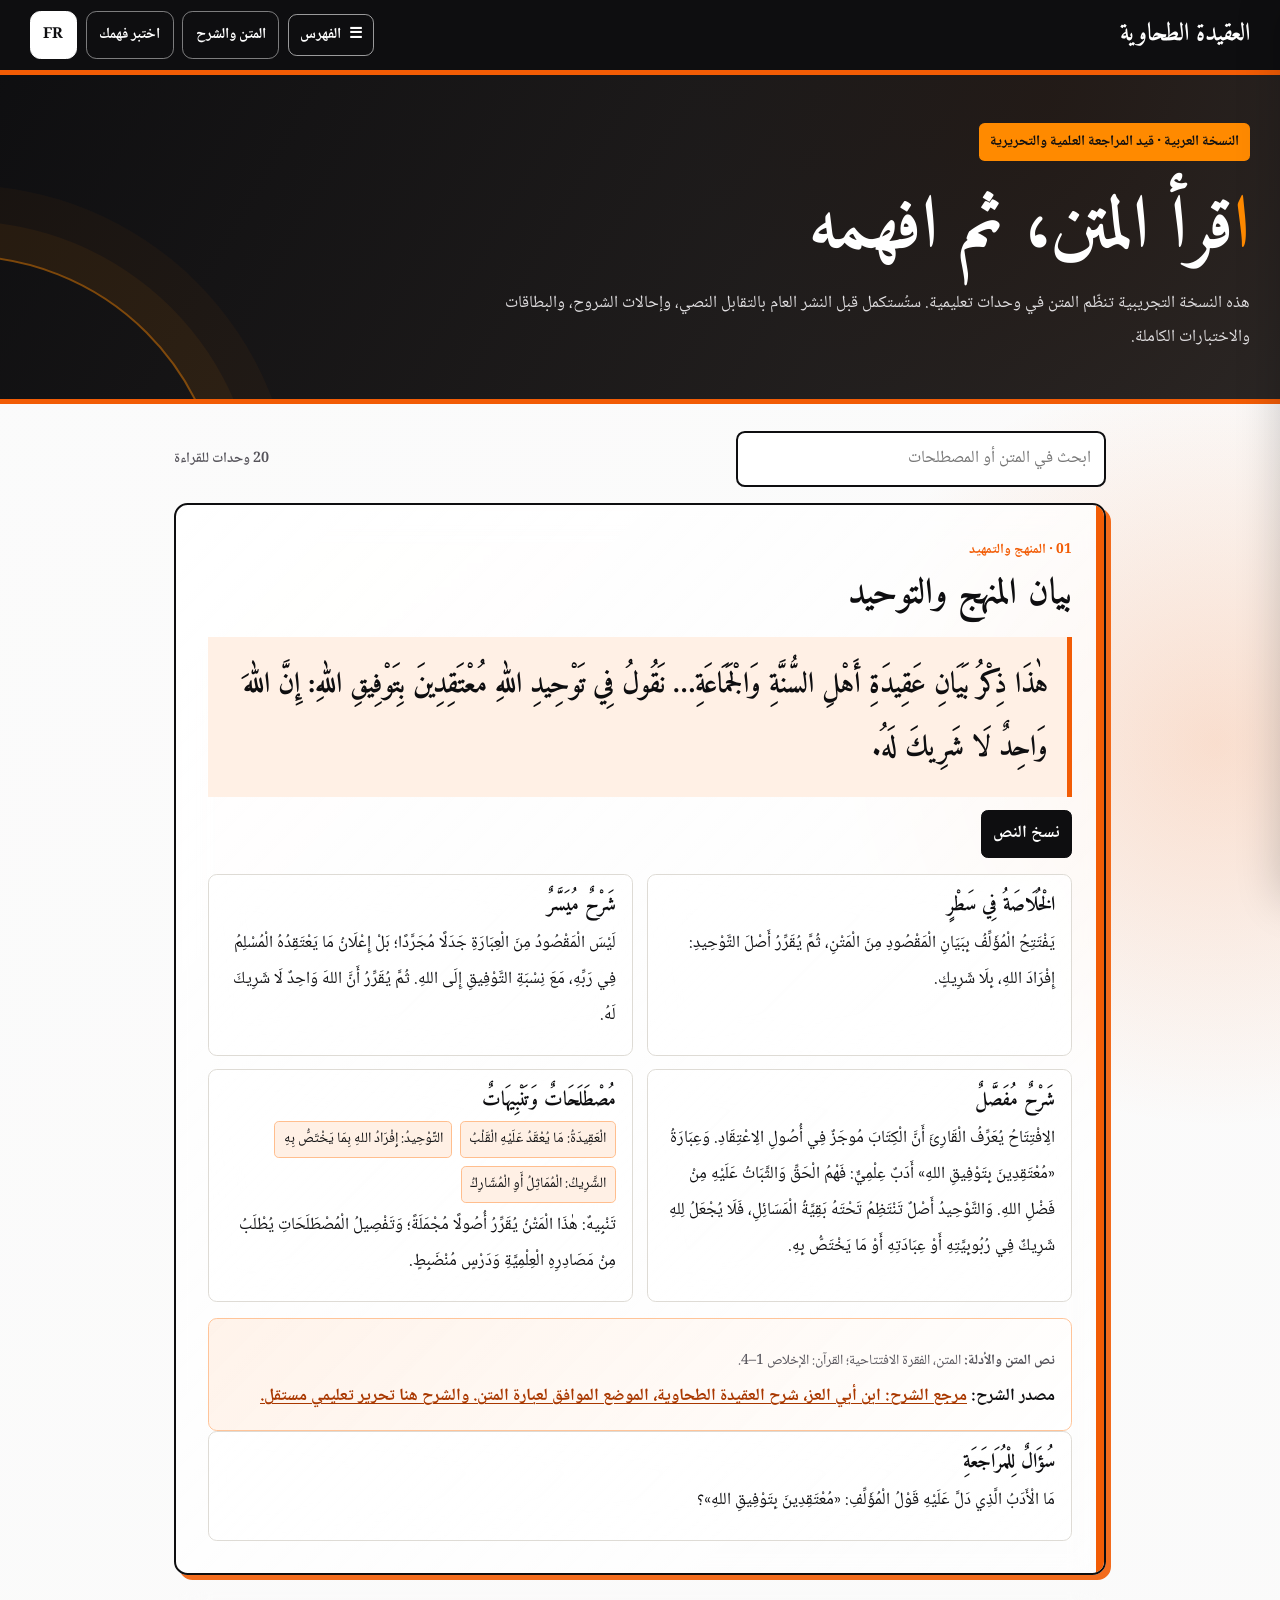
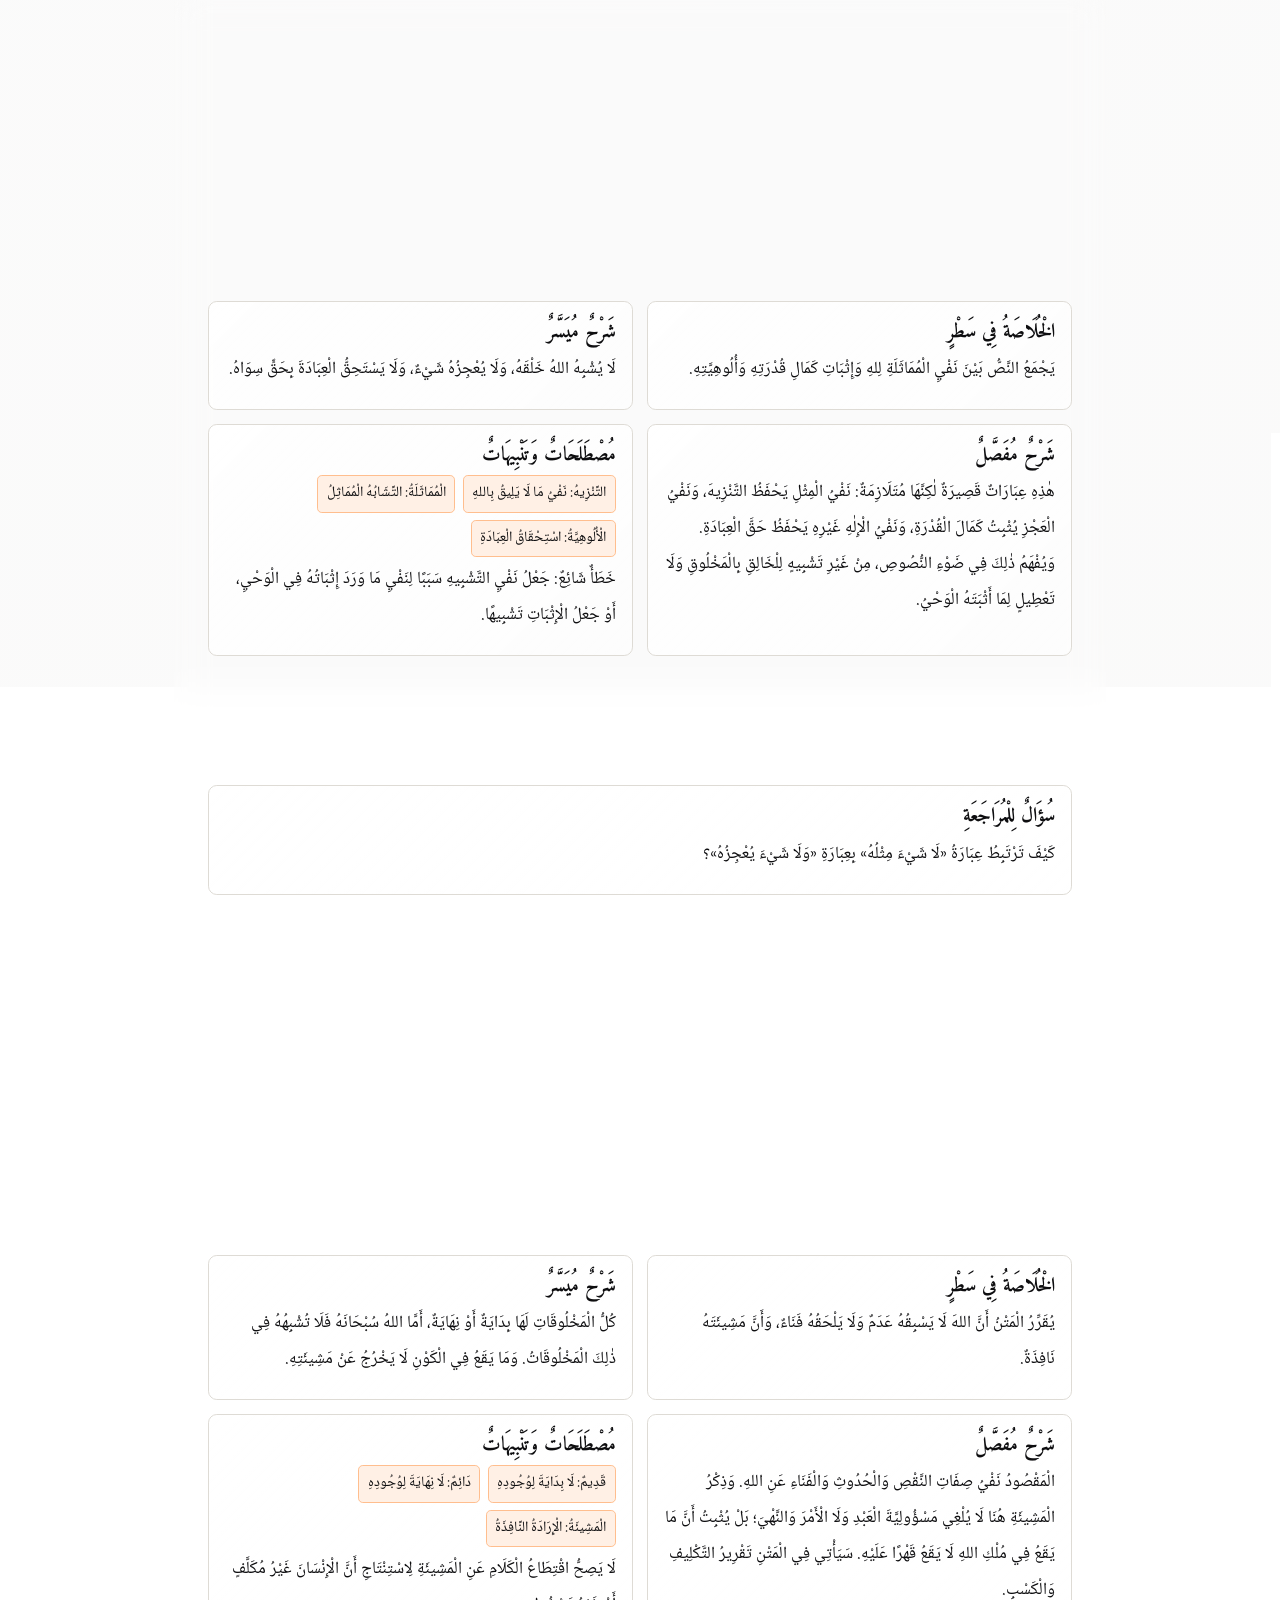
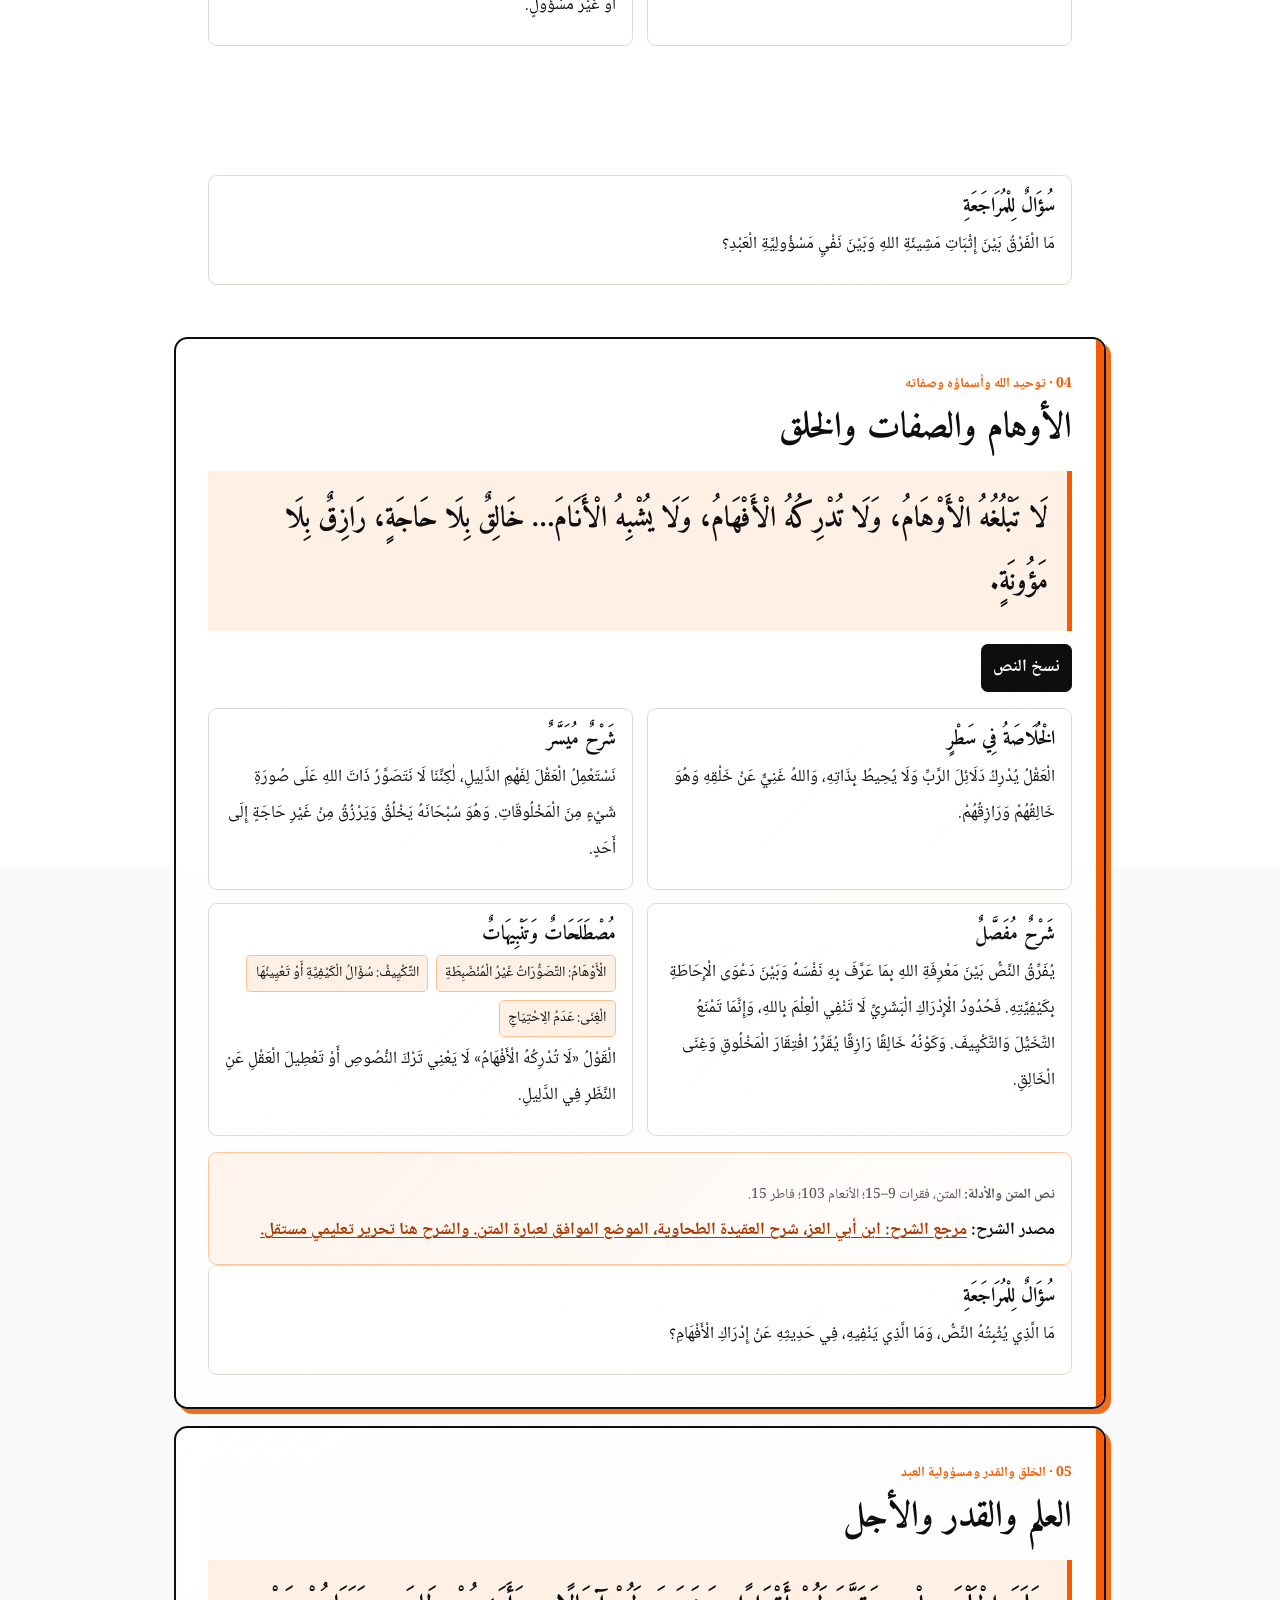
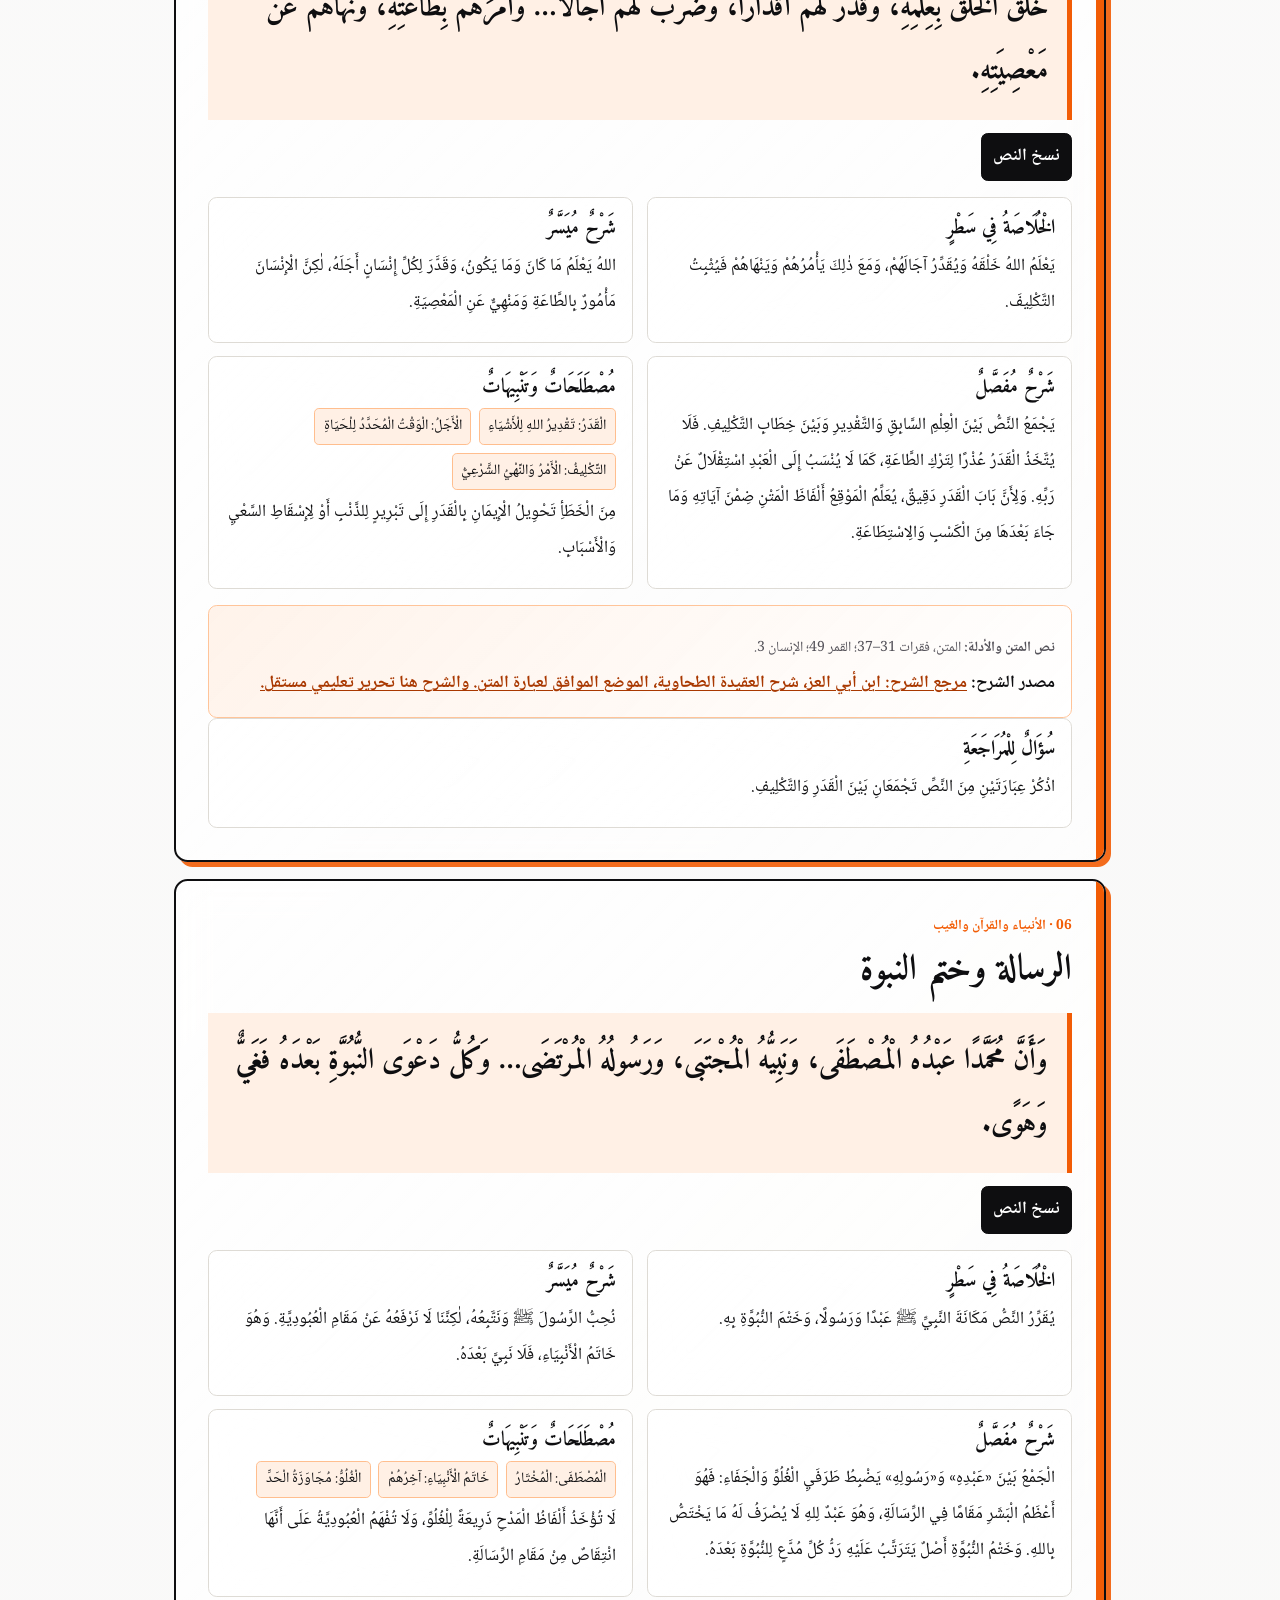
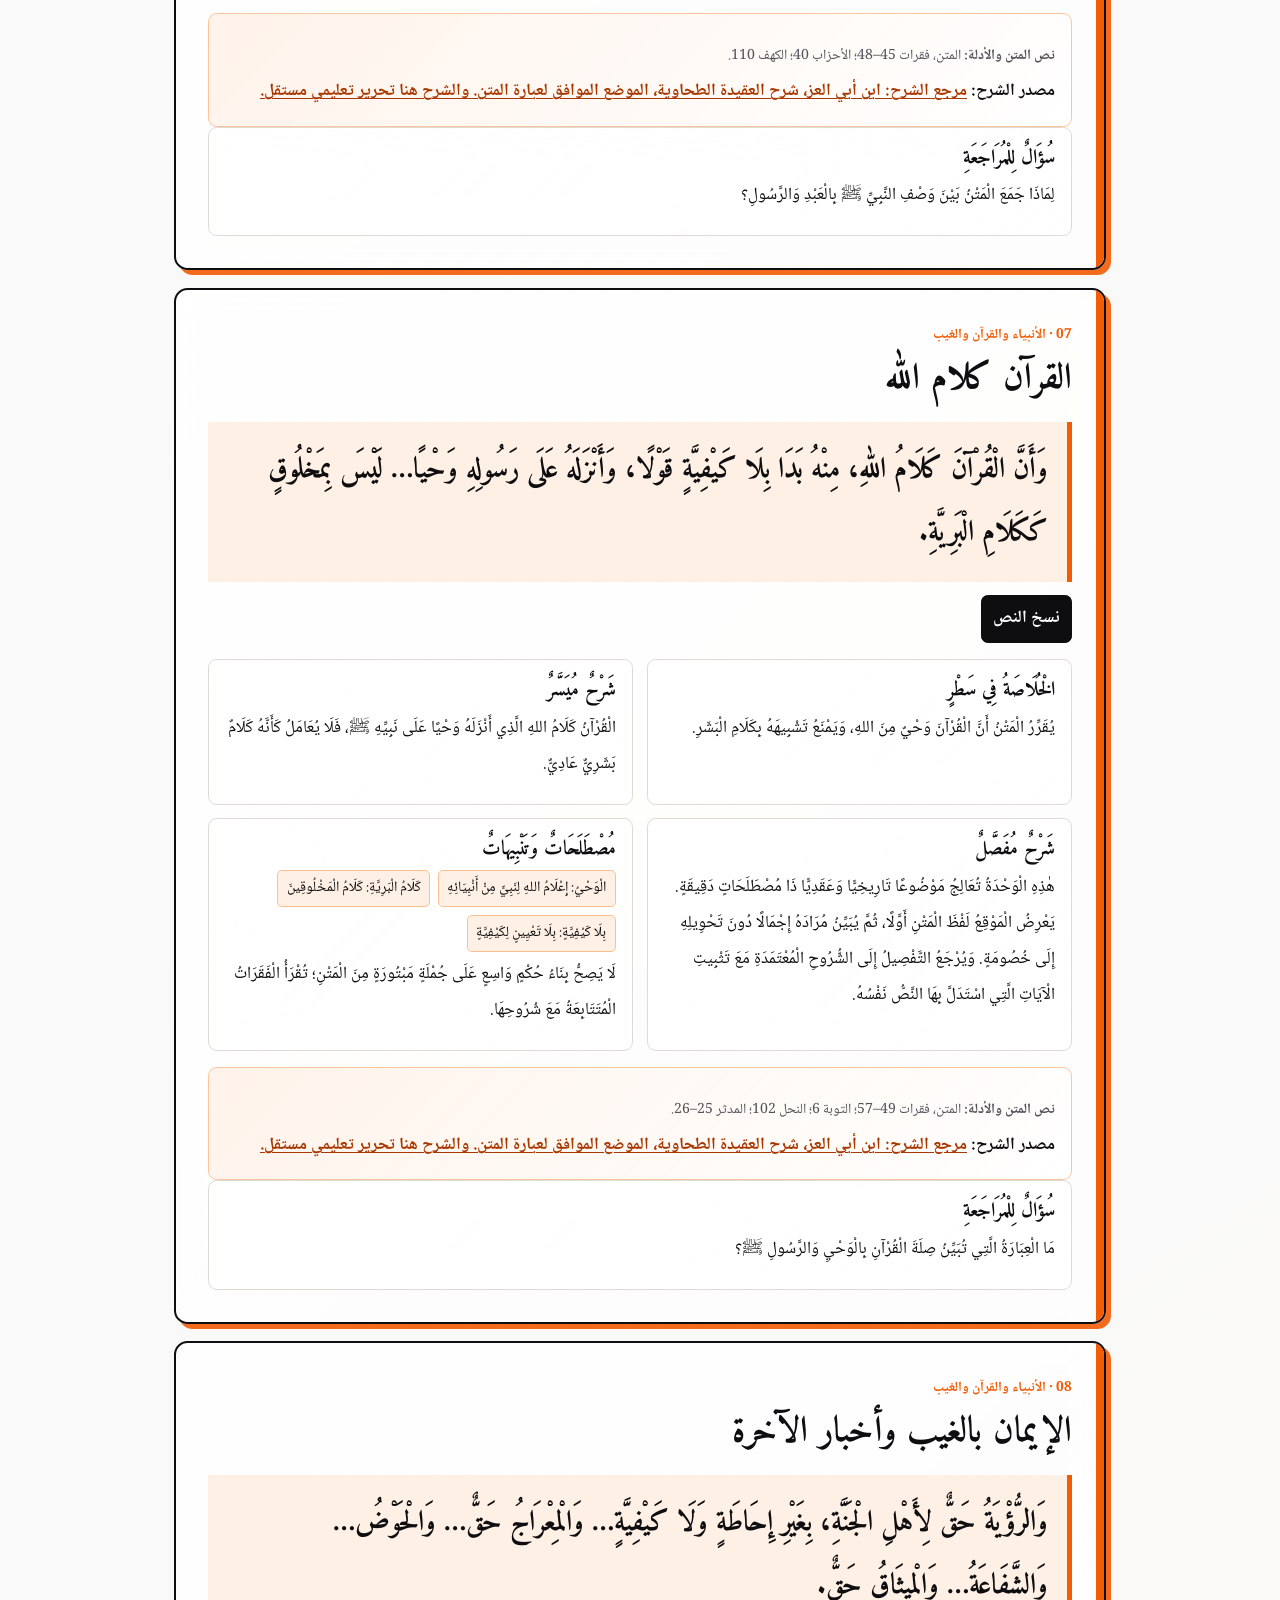
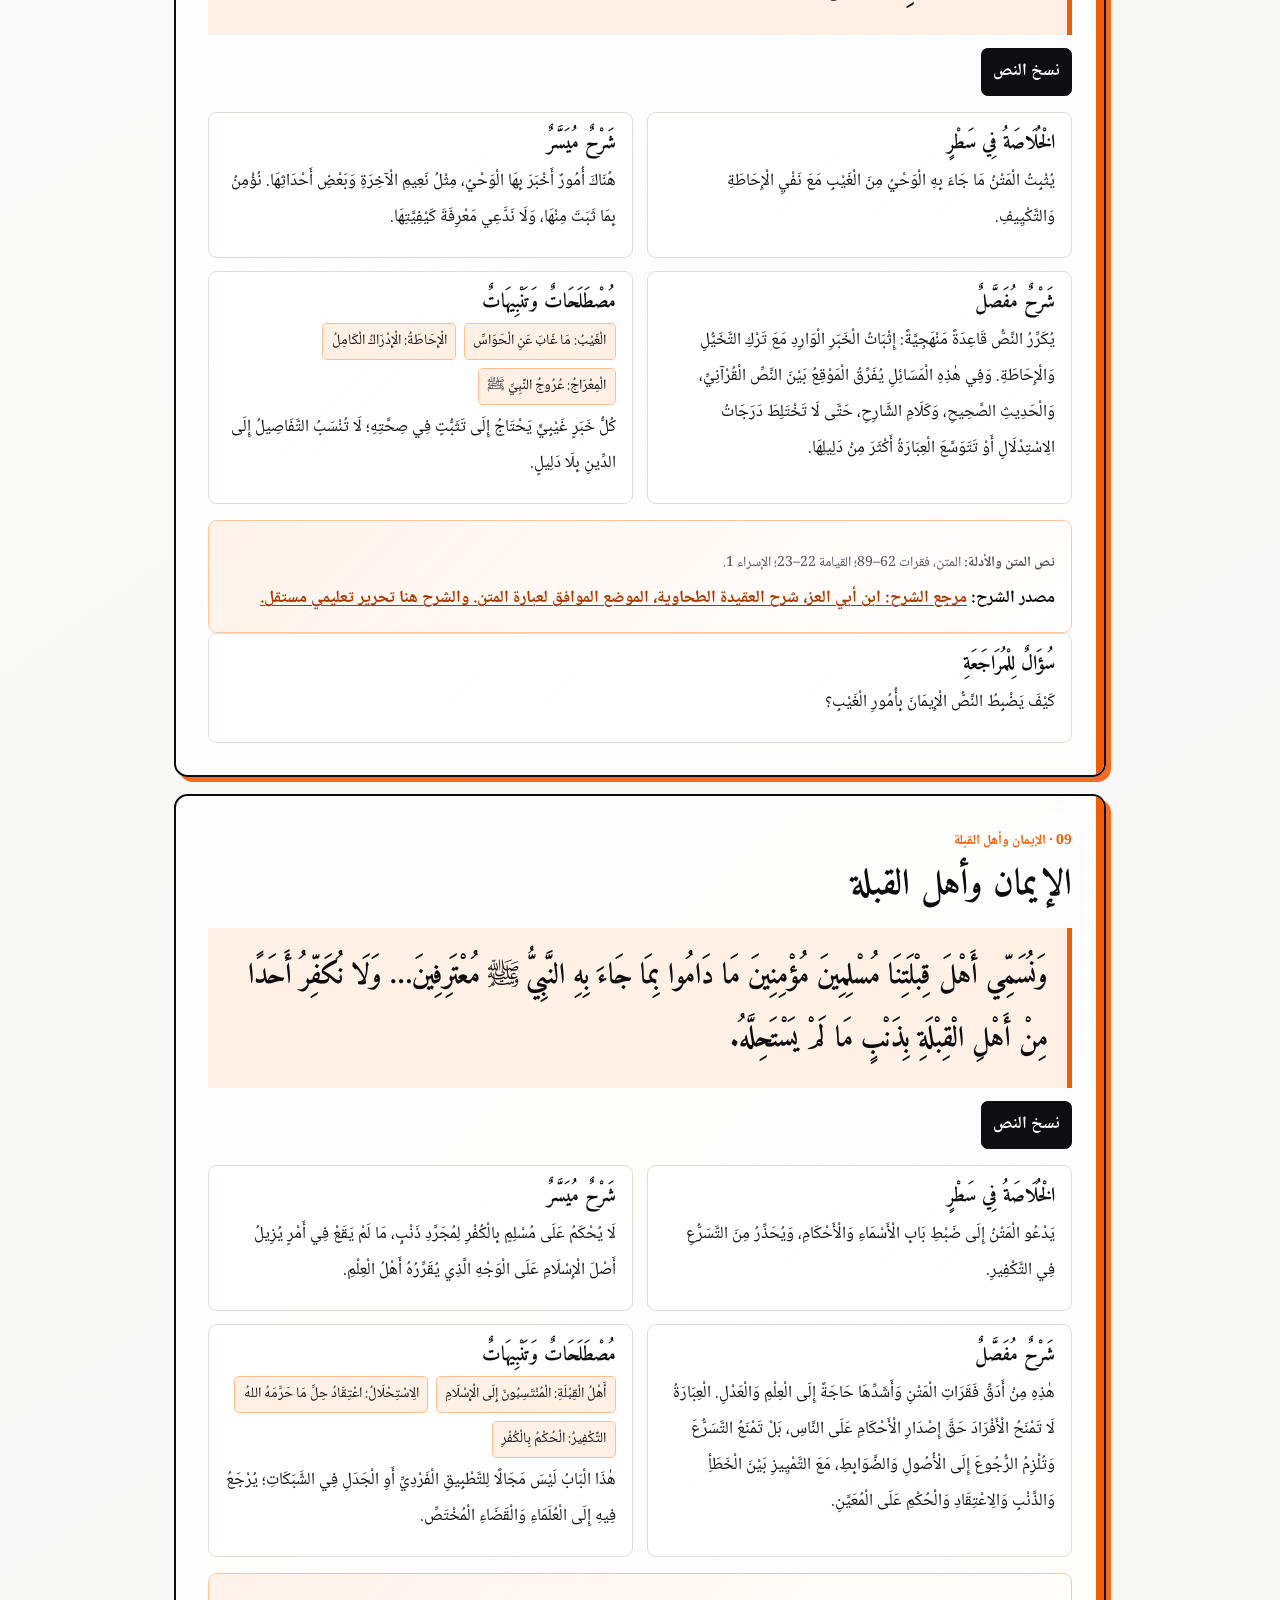
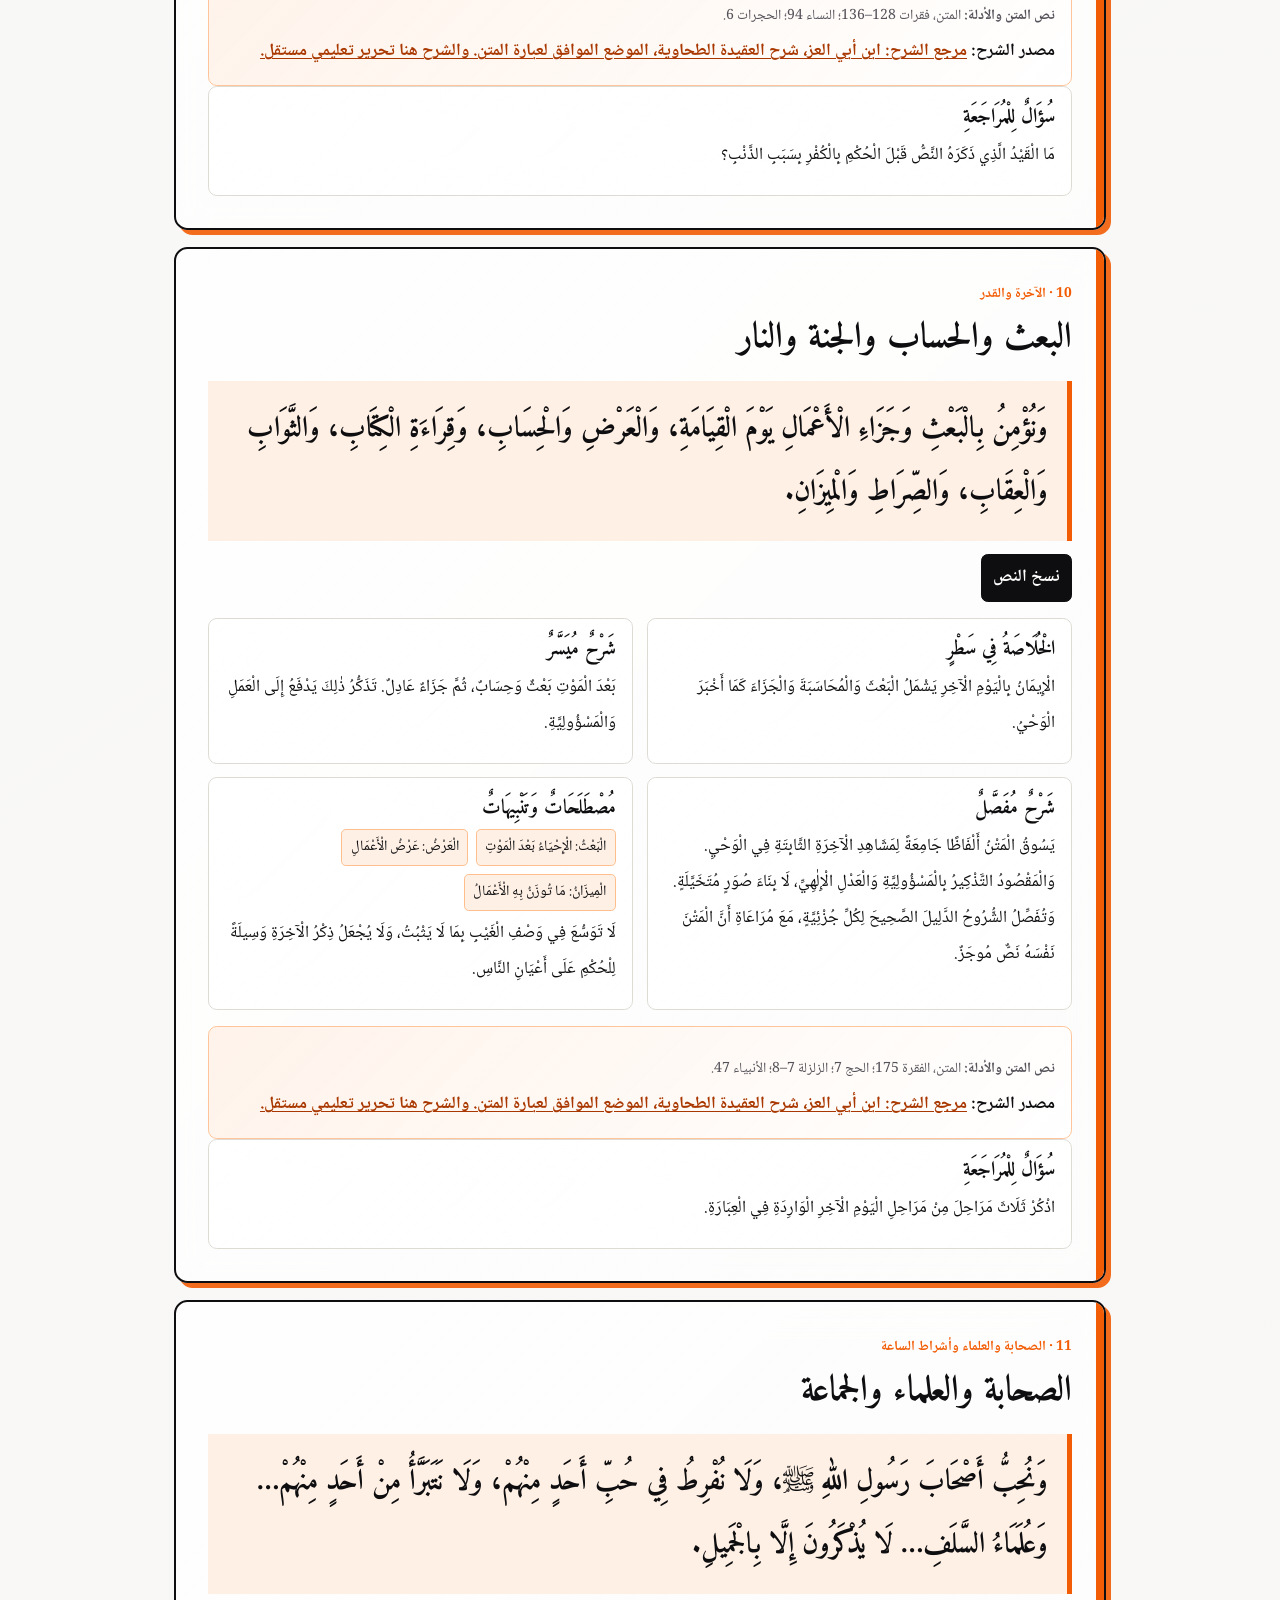
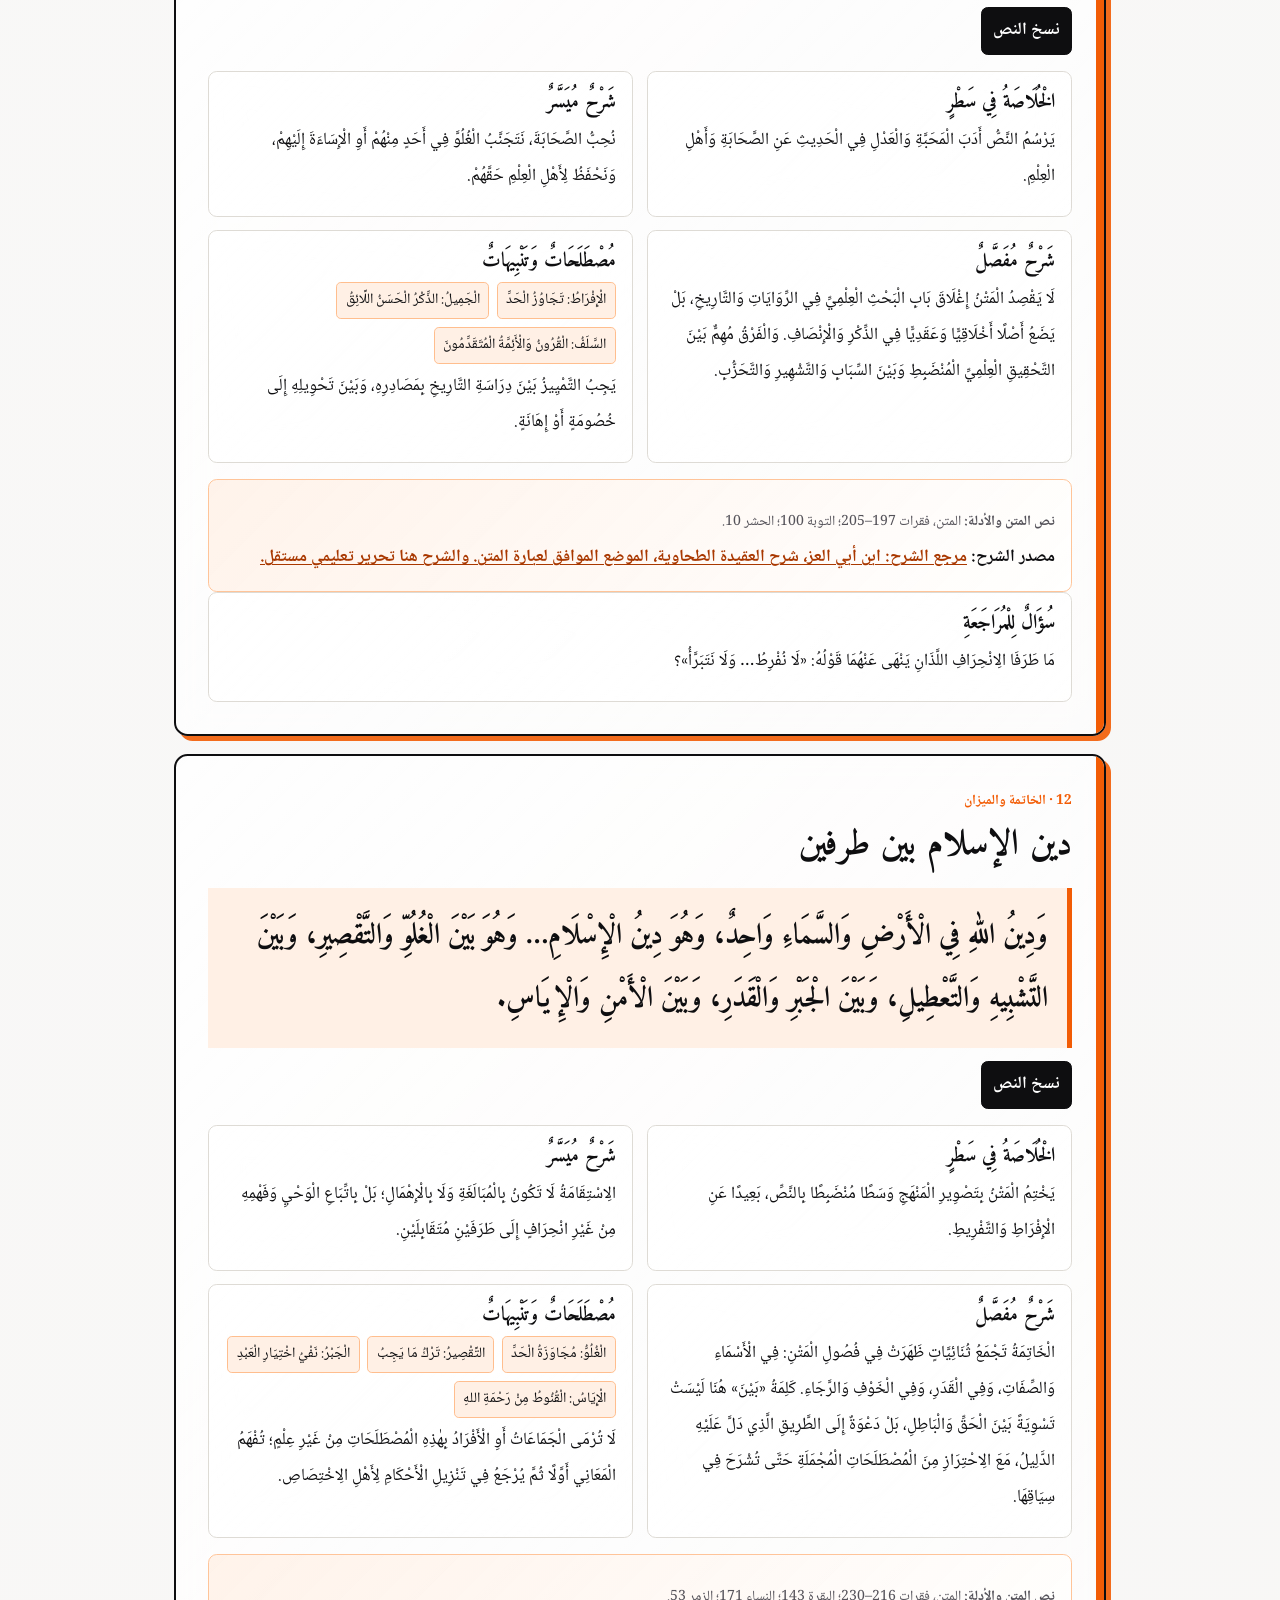
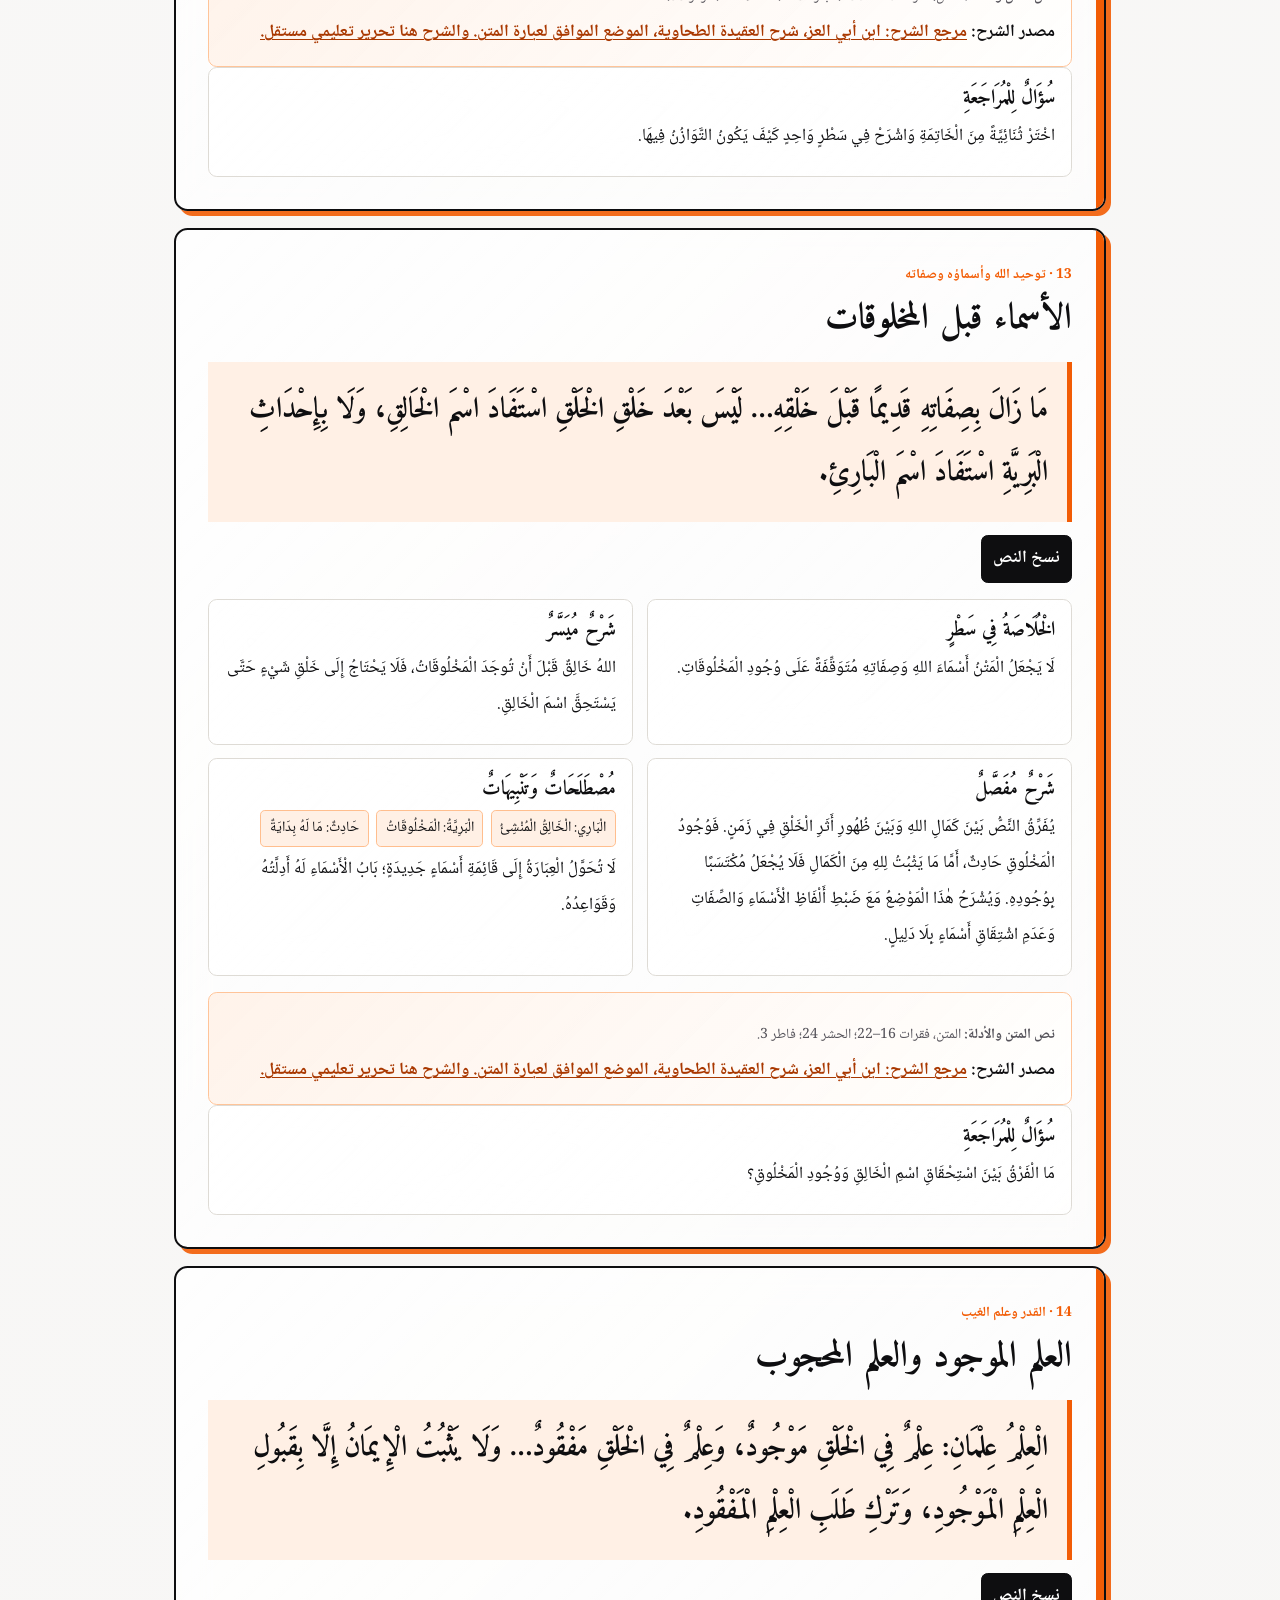
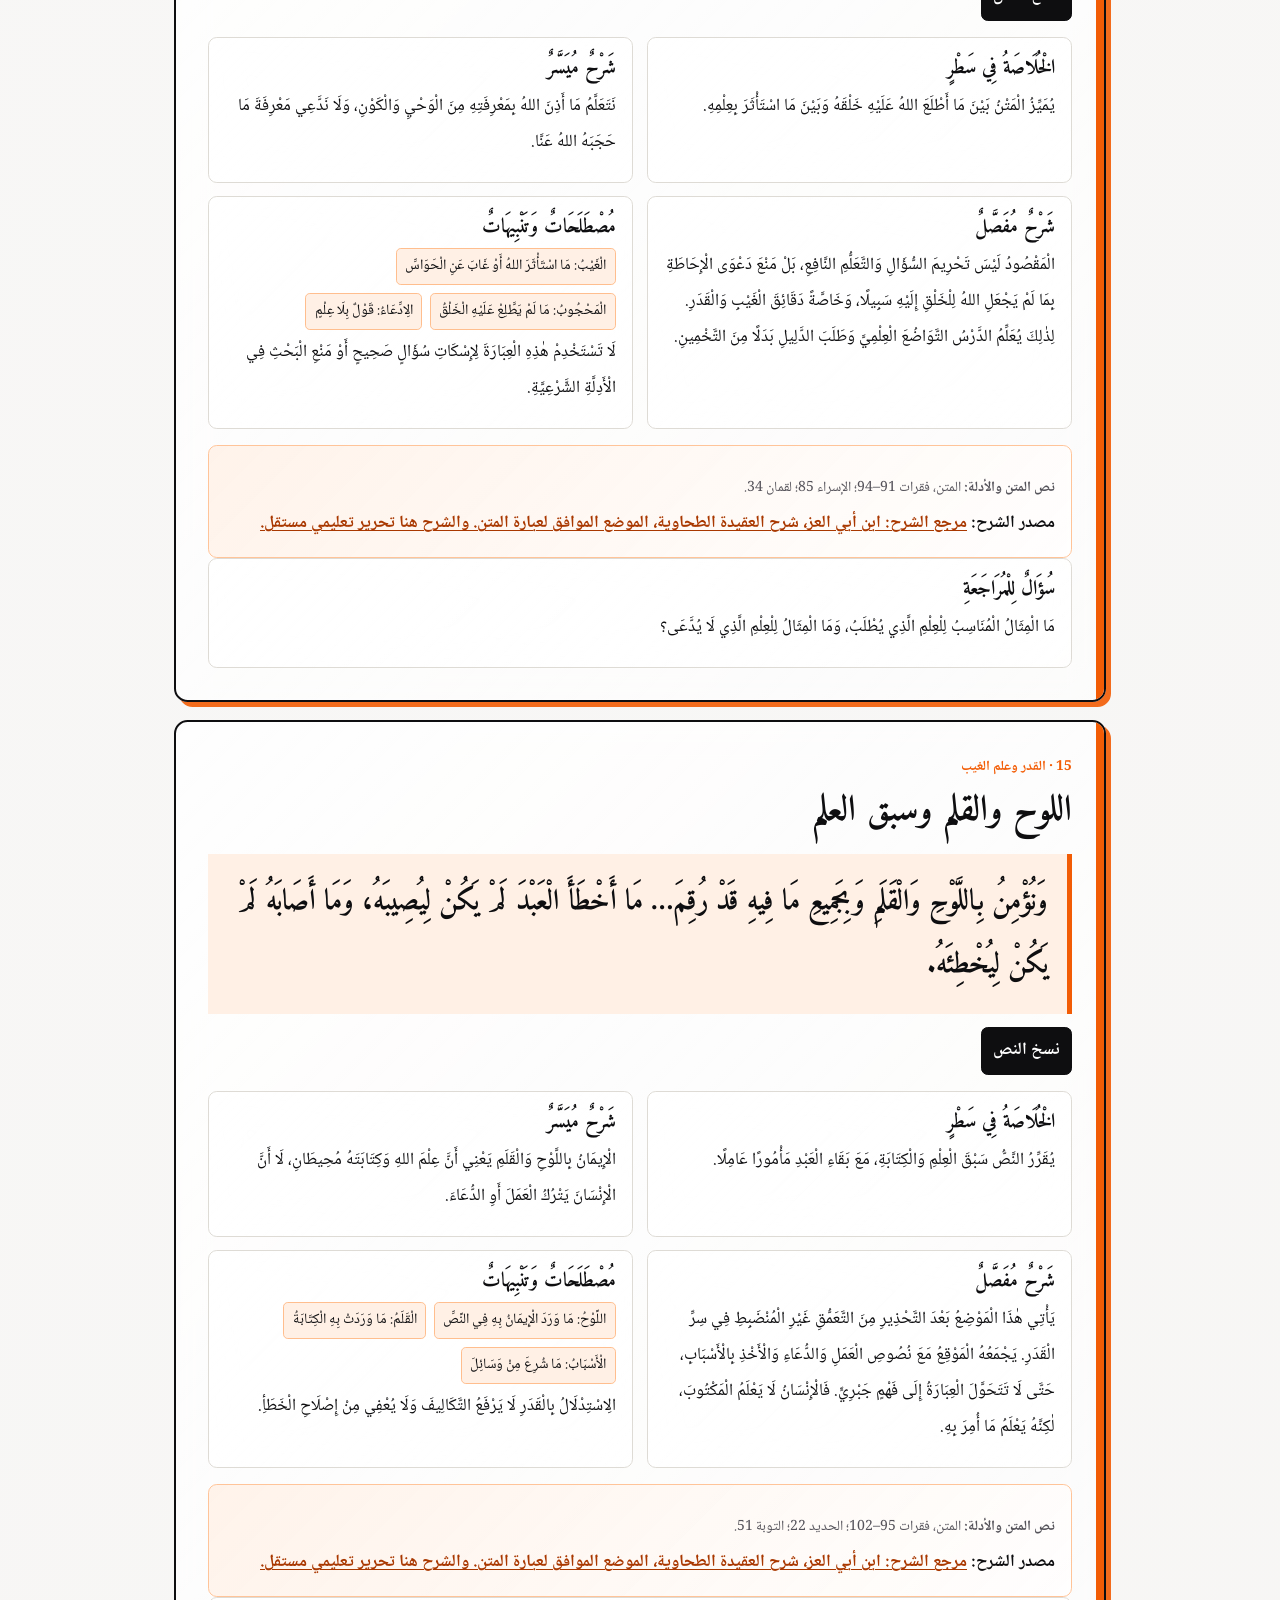
<file: ar/index.html>
<!doctype html>
<html lang="ar" dir="rtl">
  <head><meta charset="utf-8"><meta name="viewport" content="width=device-width, initial-scale=1"><meta name="description" content="قراءة تعليمية عربية للعقيدة الطحاوية: متن موثق، شرح ميسر ومفصل، مفردات وتمارين."><title>العقيدة الطحاوية | العربية</title><link rel="stylesheet" href="../assets/site.css">    <link rel="canonical" href="https://al-aqidah-at-tahawiyyah.vercel.app/ar/">
    <meta property="og:type" content="website">
    <meta property="og:site_name" content="Al-ʿAqîda at-Tahâwiyya | NovaSkill Tech">
    <meta property="og:locale" content="ar_AR">
    <meta property="og:title" content="العقيدة الطحاوية | العربية">
    <meta property="og:description" content="قراءة تعليمية عربية للعقيدة الطحاوية: متن موثق، شرح ميسر ومفصل، مفردات وتمارين.">
    <meta property="og:url" content="https://al-aqidah-at-tahawiyyah.vercel.app/ar/">
    <meta property="og:image" content="https://al-aqidah-at-tahawiyyah.vercel.app/assets/og-aqidah.png">
    <meta property="og:image:alt" content="العقيدة الطحاوية - مسار تعليمي">
    <meta name="twitter:card" content="summary_large_image">
    <meta name="twitter:title" content="العقيدة الطحاوية | العربية">
    <meta name="twitter:description" content="قراءة تعليمية عربية للعقيدة الطحاوية: متن موثق، شرح ميسر ومفصل، مفردات وتمارين.">
    <meta name="twitter:image" content="https://al-aqidah-at-tahawiyyah.vercel.app/assets/og-aqidah.png">
    <meta name="twitter:image:alt" content="العقيدة الطحاوية - مسار تعليمي">
  </head>
  <body class="study-page" data-page="course">
    <header class="site-header"><a class="site-brand" href="../">العقيدة الطحاوية</a><div class="header-actions"><button class="menu-toggle" type="button" data-menu-toggle aria-controls="study-menu" aria-expanded="false" aria-label="فتح فهرس الدروس"><span aria-hidden="true">☰</span><span class="menu-label">الفهرس</span></button><nav class="site-nav"><a href="index.html">المتن والشرح</a><a href="quiz.html">اختبر فهمك</a><a class="locale-link" lang="fr" href="../fr/">FR</a></nav></div></header>
    <div class="menu-backdrop" data-menu-backdrop aria-hidden="true"></div><aside class="toc study-drawer" id="study-menu" aria-label="فهرس الدروس" aria-hidden="true"><div class="drawer-heading"><h2>الْفِهْرِسُ</h2><button type="button" class="drawer-close" data-menu-close aria-label="إغلاق الفهرس">×</button></div><div class="drawer-scroll"><nav class="drawer-rubrics"><a href="../" data-drawer-link>الصفحة الرئيسية</a><a href="presentation.html" data-drawer-link>تقديم الدراسة</a><a href="index.html" data-drawer-link>المتن والشرح</a><a href="quiz.html" data-drawer-link>الاختبار القصير</a><a href="cards.html" data-drawer-link>بطاقات المراجعة</a><a href="glossary.html" data-drawer-link>قاموس المصطلحات</a><a href="../fr/" lang="fr">Édition française</a></nav><div class="drawer-lessons"><h3>دروس المتن</h3><nav data-toc></nav></div></div></aside>
    <section class="study-hero" id="intro"><div class="study-hero-inner"><p class="eyebrow">النسخة العربية · قيد المراجعة العلمية والتحريرية</p><h1>اقرأ المتن، ثم افهمه</h1><p>هذه النسخة التجريبية تنظّم المتن في وحدات تعليمية. ستُستكمل قبل النشر العام بالتقابل النصي، وإحالات الشروح، والبطاقات والاختبارات الكاملة.</p></div></section>
    <main class="study-grid" id="matn"><section><div class="content-controls"><input class="search" data-search type="search" placeholder="ابحث في المتن أو المصطلحات"><span class="progress" data-progress></span></div><div data-lessons></div><section class="quiz" id="quiz"><h2>اخْتِبَارٌ قَصِيرٌ</h2><p>مَا الْقَاعِدَةُ الَّتِي تَتَكَرَّرُ عِنْدَ ذِكْرِ أُمُورِ الْغَيْبِ فِي هٰذَا الْمَتْنِ؟</p><div class="quiz-options"><button class="quiz-option" data-answer="false">تَصَوُّرُ الْكَيْفِيَّةِ بِالتَّفْصِيلِ</button><button class="quiz-option" data-answer="true" data-correct="صَحِيحٌ: يُثْبَتُ الْخَبَرُ الْوَارِدُ، مَعَ نَفْيِ الْإِحَاطَةِ وَالتَّكْيِيفِ." data-wrong="رَاجِعْ وَحْدَةَ الْإِيمَانِ بِالْغَيْبِ وَأَخْبَارِ الْآخِرَةِ.">إِثْبَاتُ مَا ثَبَتَ، مَعَ تَرْكِ التَّكْيِيفِ وَالْإِحَاطَةِ</button><button class="quiz-option" data-answer="false">رَدُّ الْخَبَرِ لِأَنَّهُ غَائِبٌ عَنِ الْحَوَاسِّ</button></div><p class="quiz-feedback" aria-live="polite"></p></section></section></main>
    <section class="study-tools" id="cards"><h2>بِطَاقَاتُ الْمُرَاجَعَةِ</h2><p class="tools-intro">بطاقات مختصرة من الوحدات الحالية؛ يمكن تنزيل كل بطاقة بصيغة PNG أو JPEG، ثم طباعتها. ستضاف البطاقات التفصيلية بعد المراجعة العلمية النهائية.</p><div class="cards-grid" data-cards></div><div id="glossary"><h2>قَامُوسُ الْمُصْطَلَحَاتِ</h2><div class="glossary-grid" data-glossary></div></div></section>
    <footer>© NovaSkill Tech · 2026 · Salah Eddine Ahmed Abousoulaymane</footer><script src="../assets/content-ar.js"></script><script src="../assets/vocalized-ar.js"></script><script src="../assets/app.js"></script><script src="../assets/effects.js"></script>
  </body>
</html>
</file>
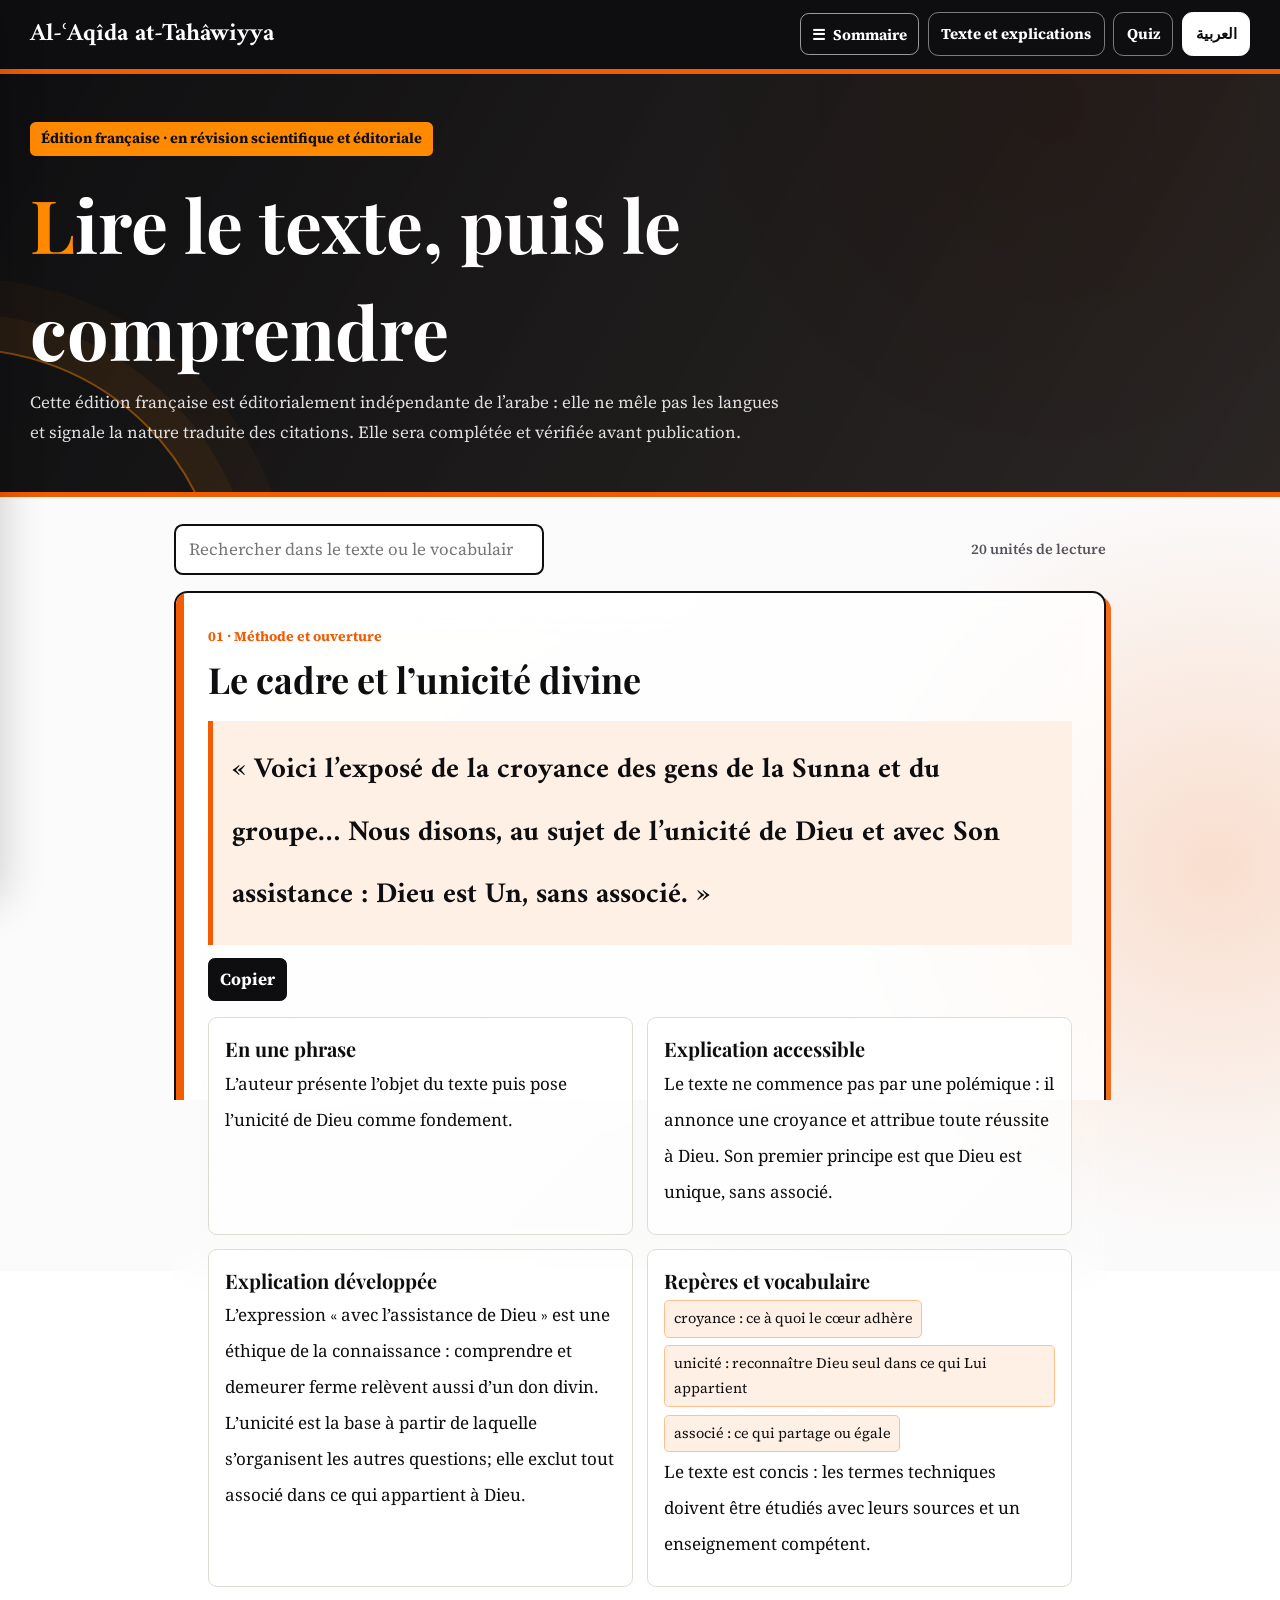
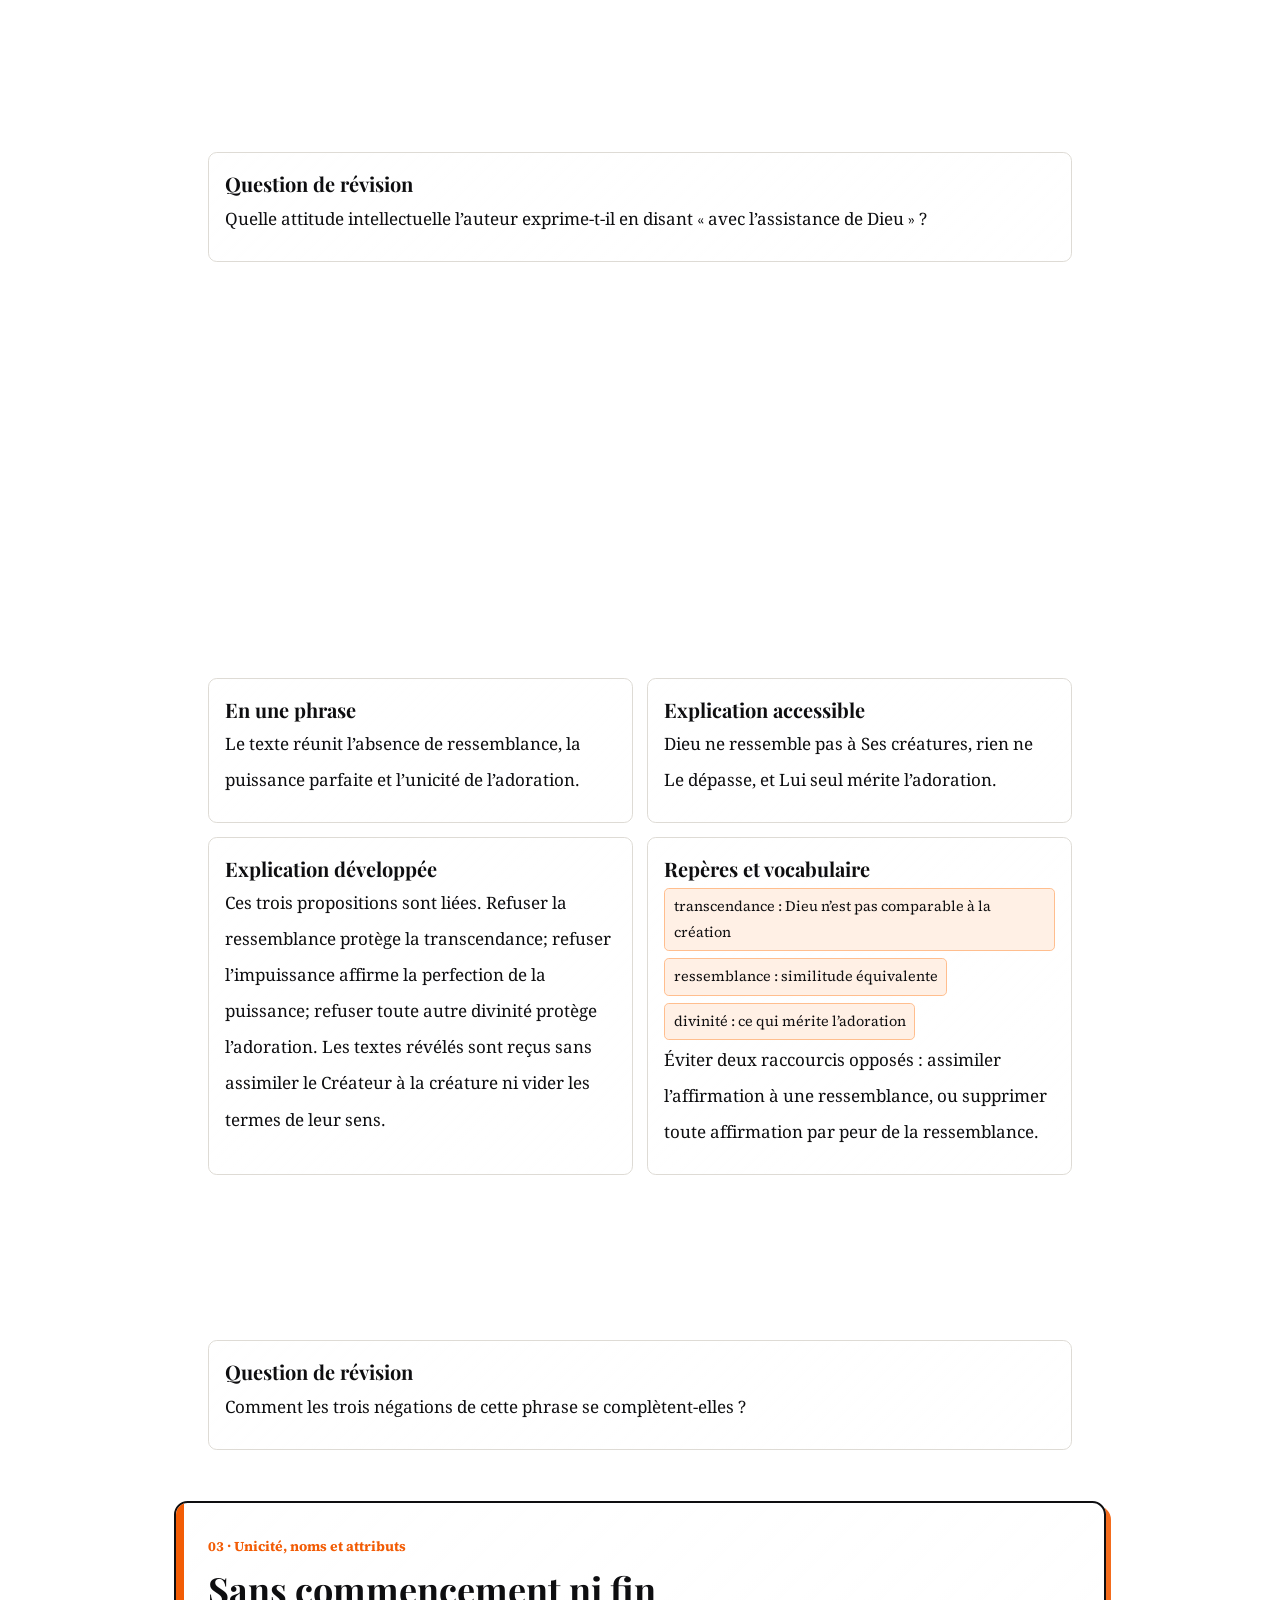
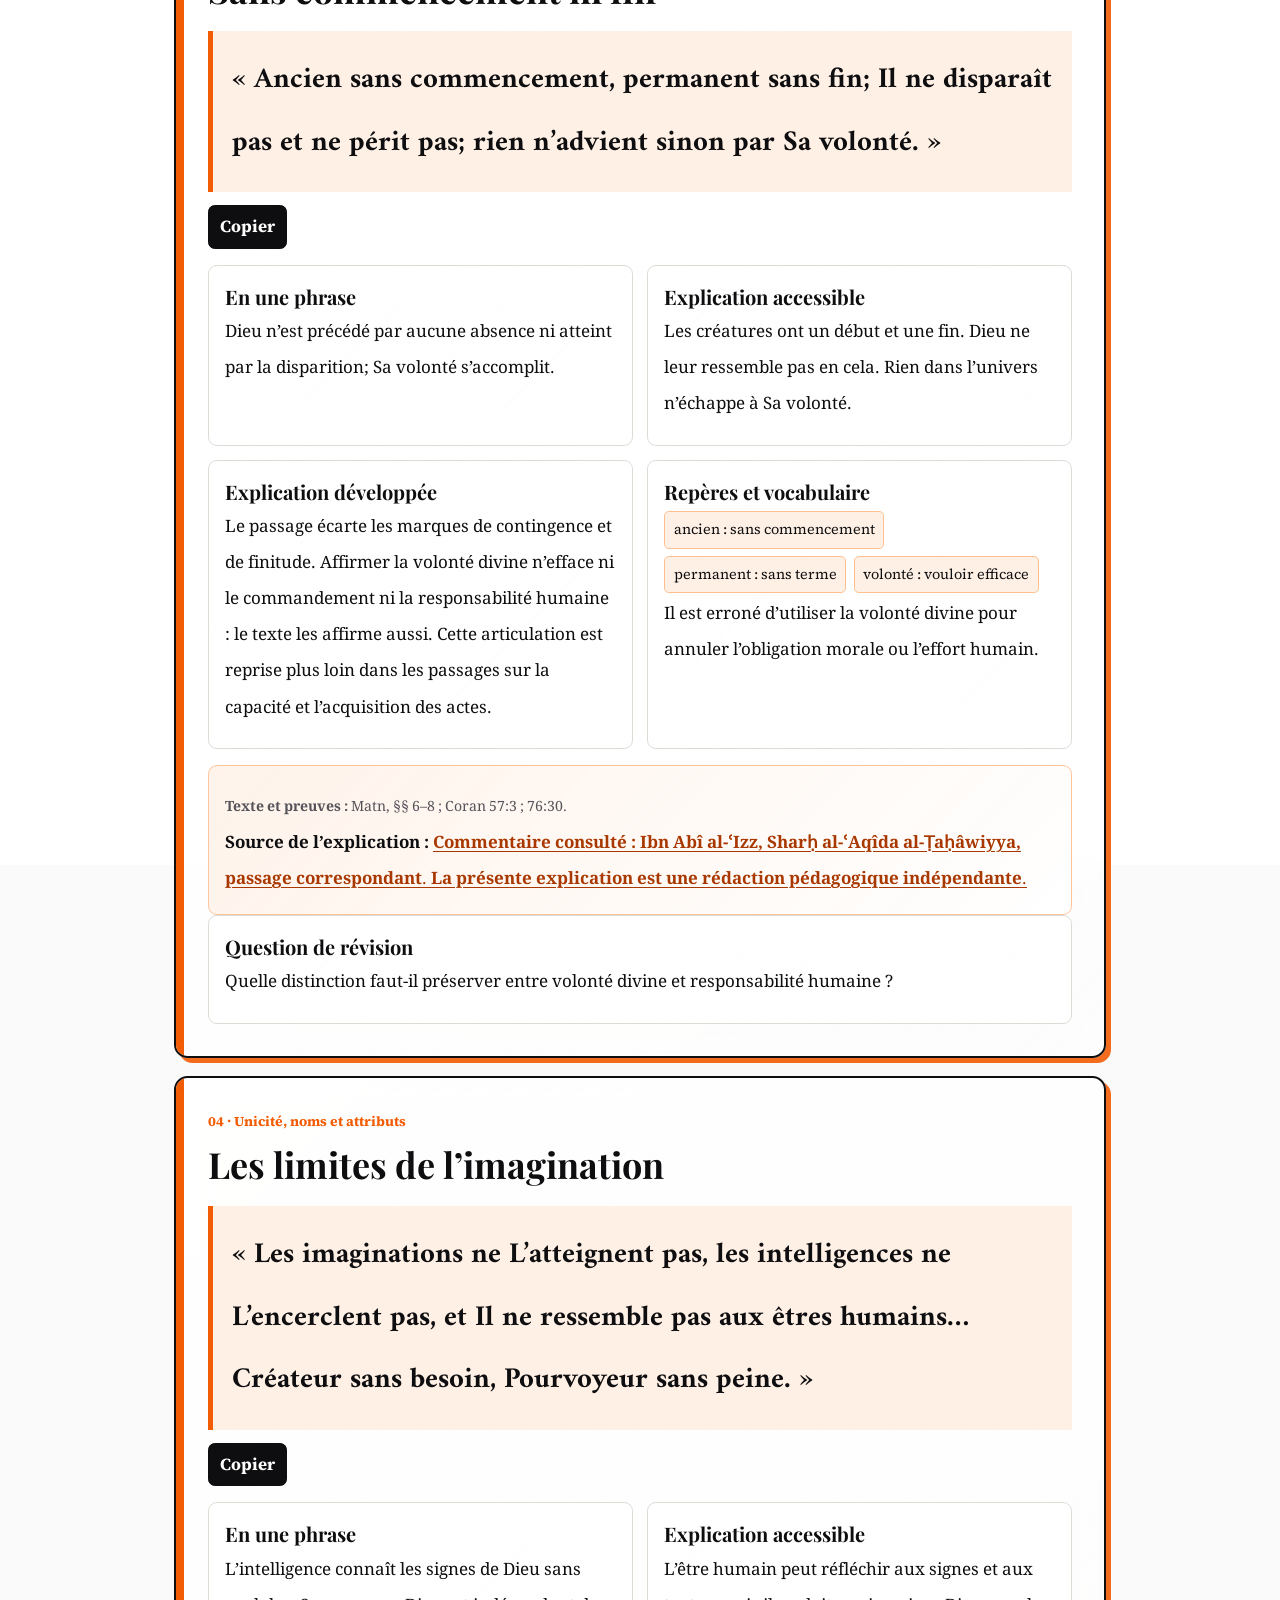
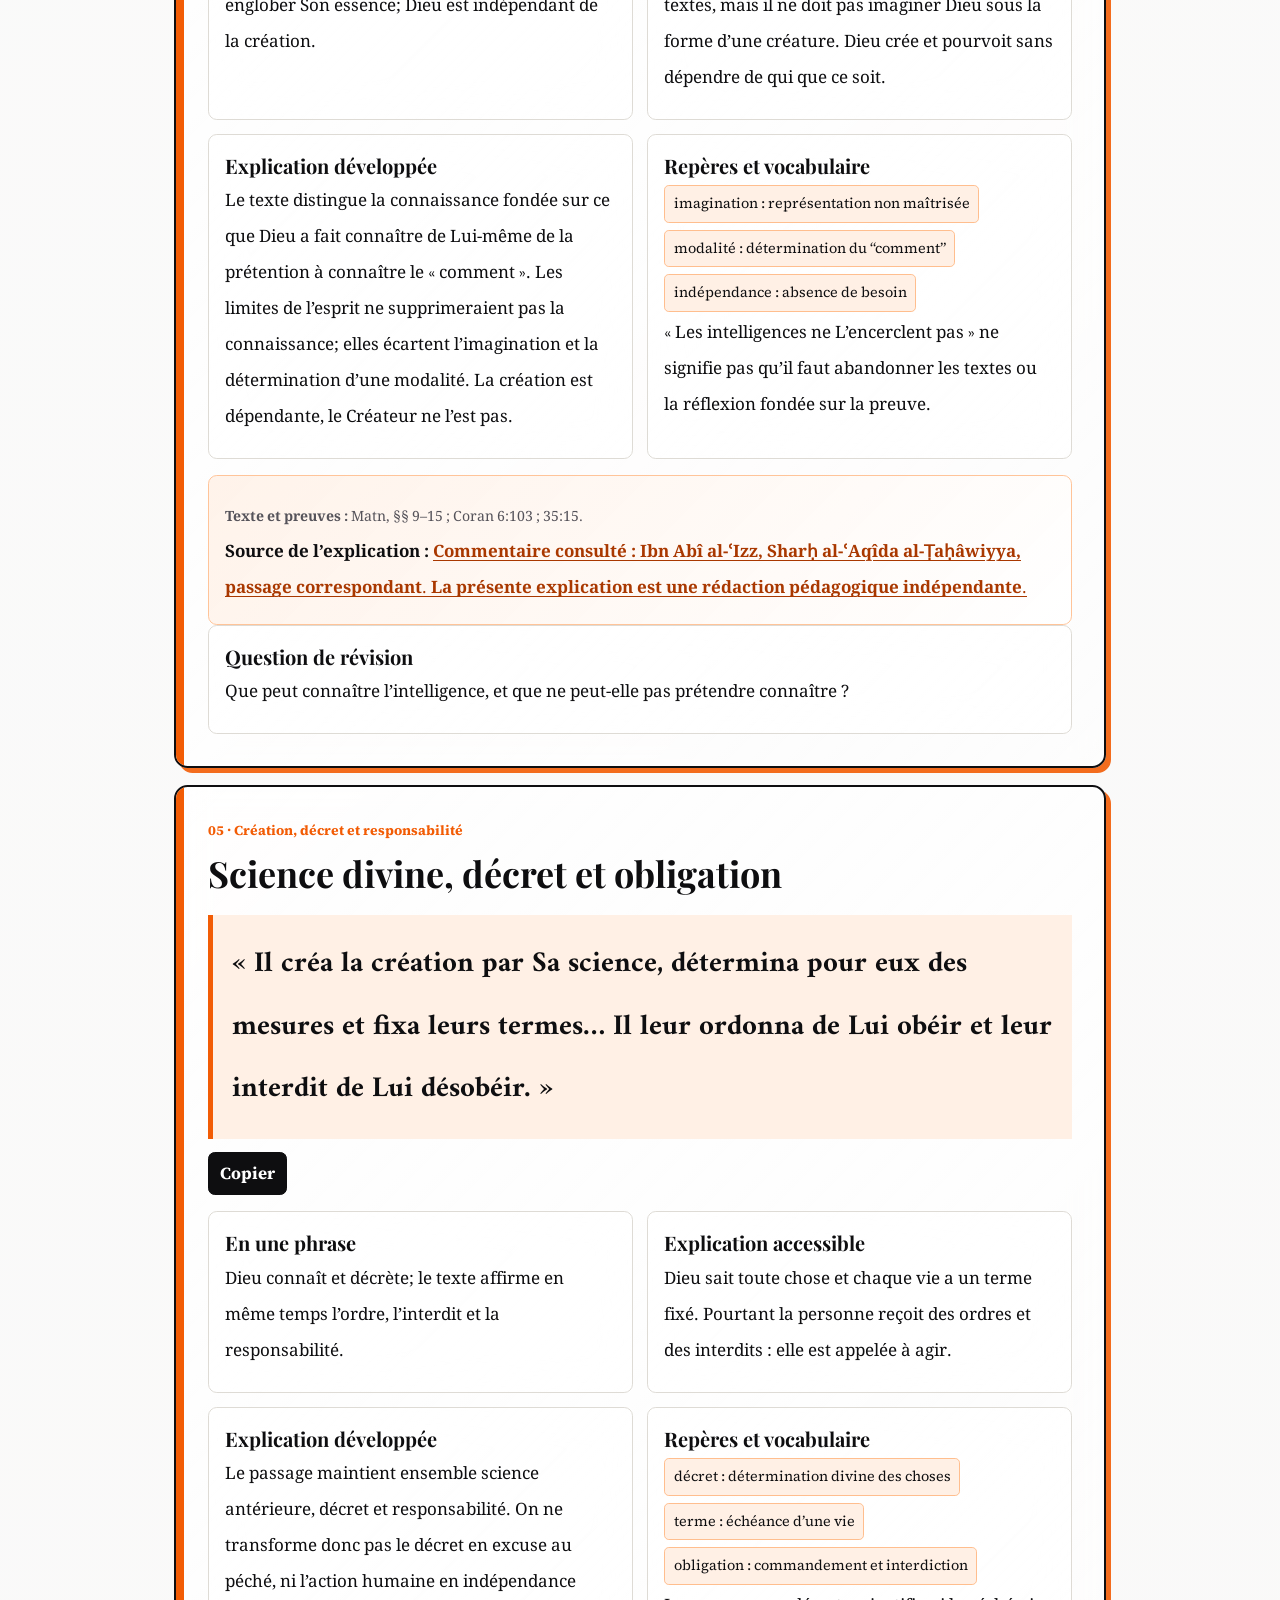
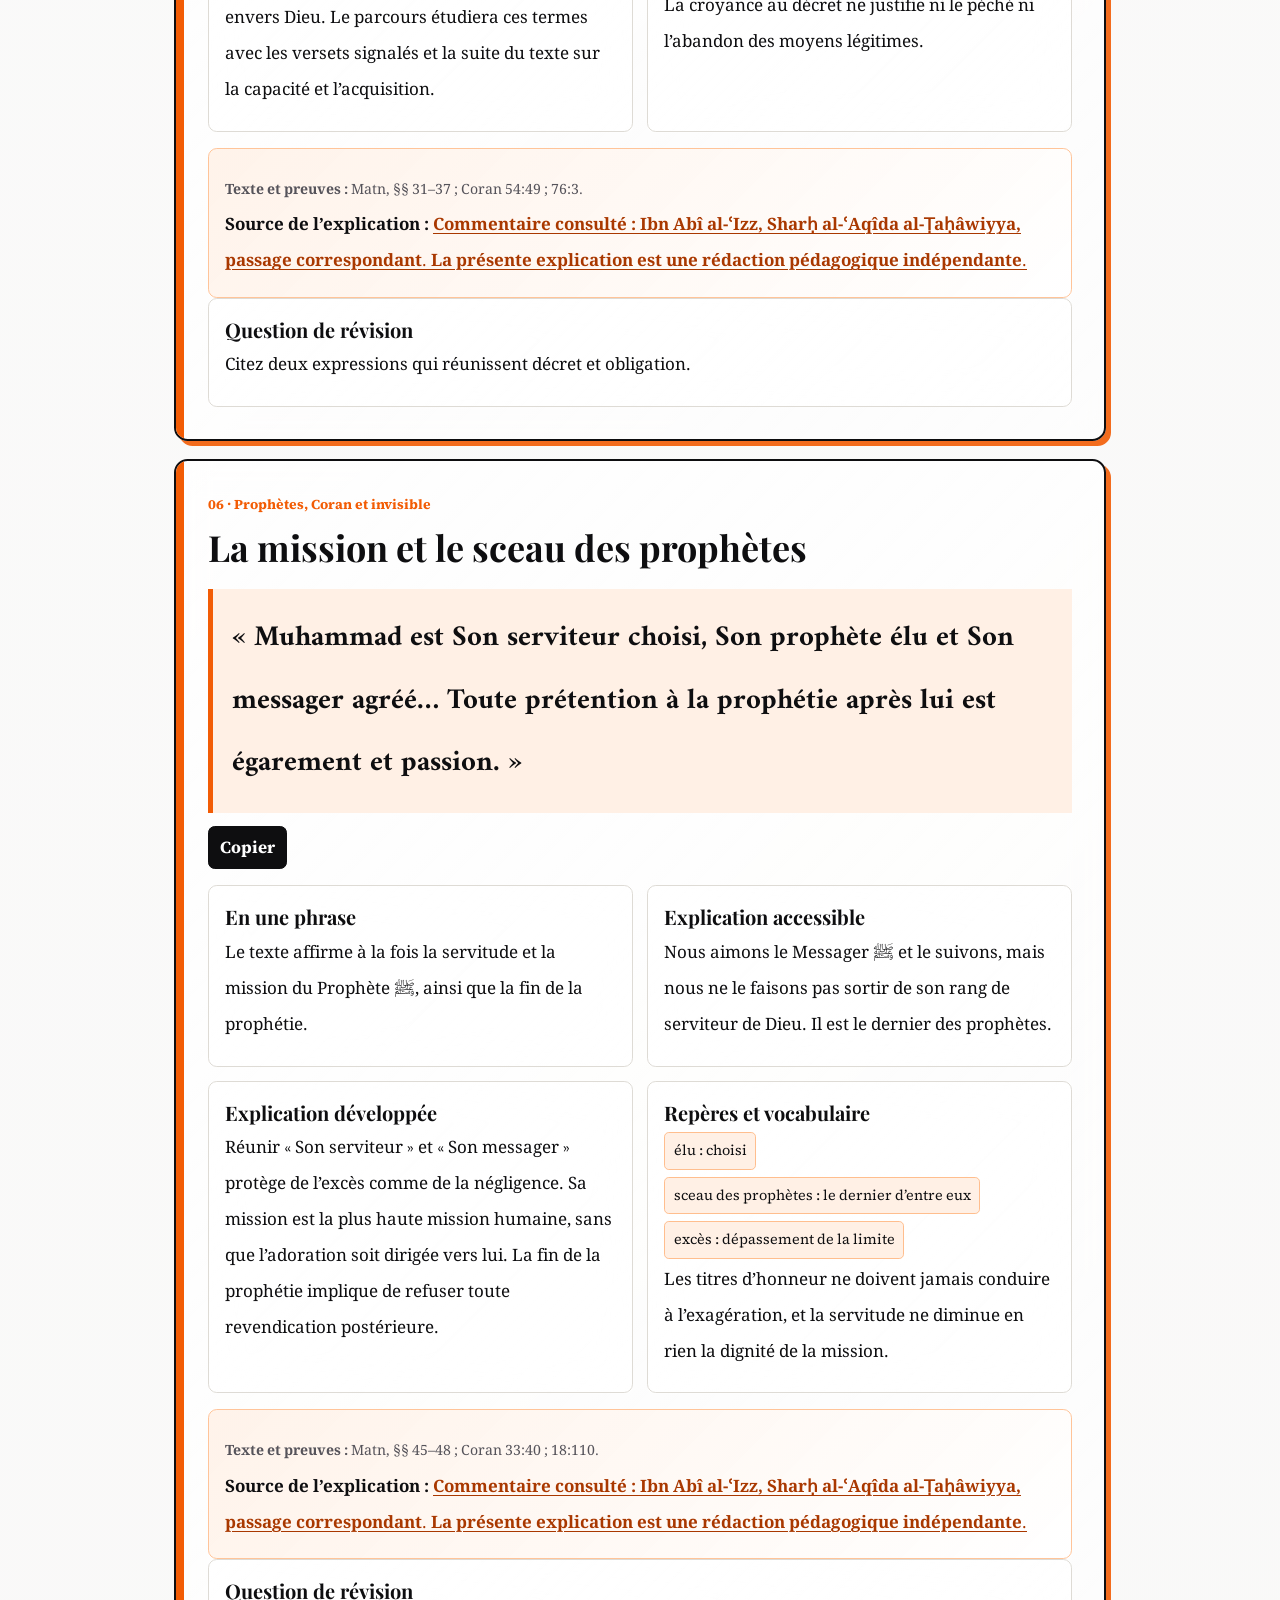
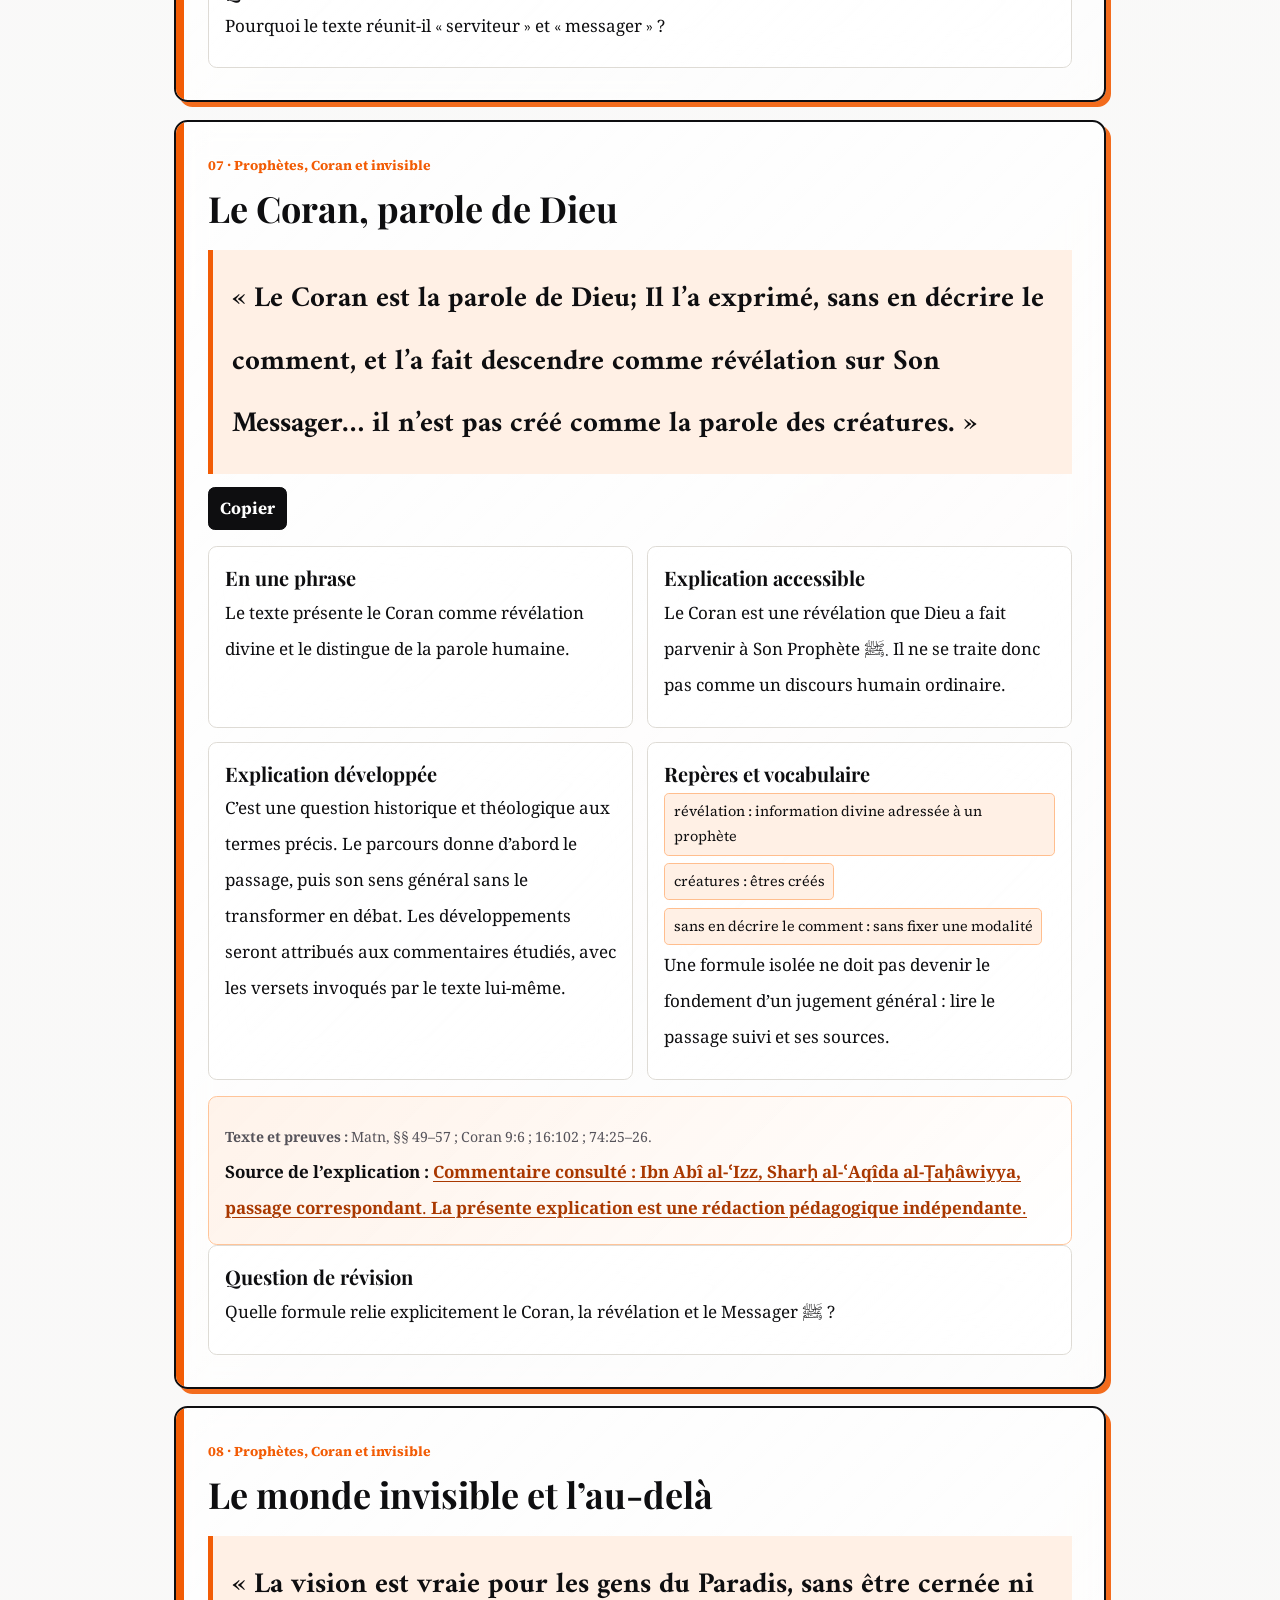
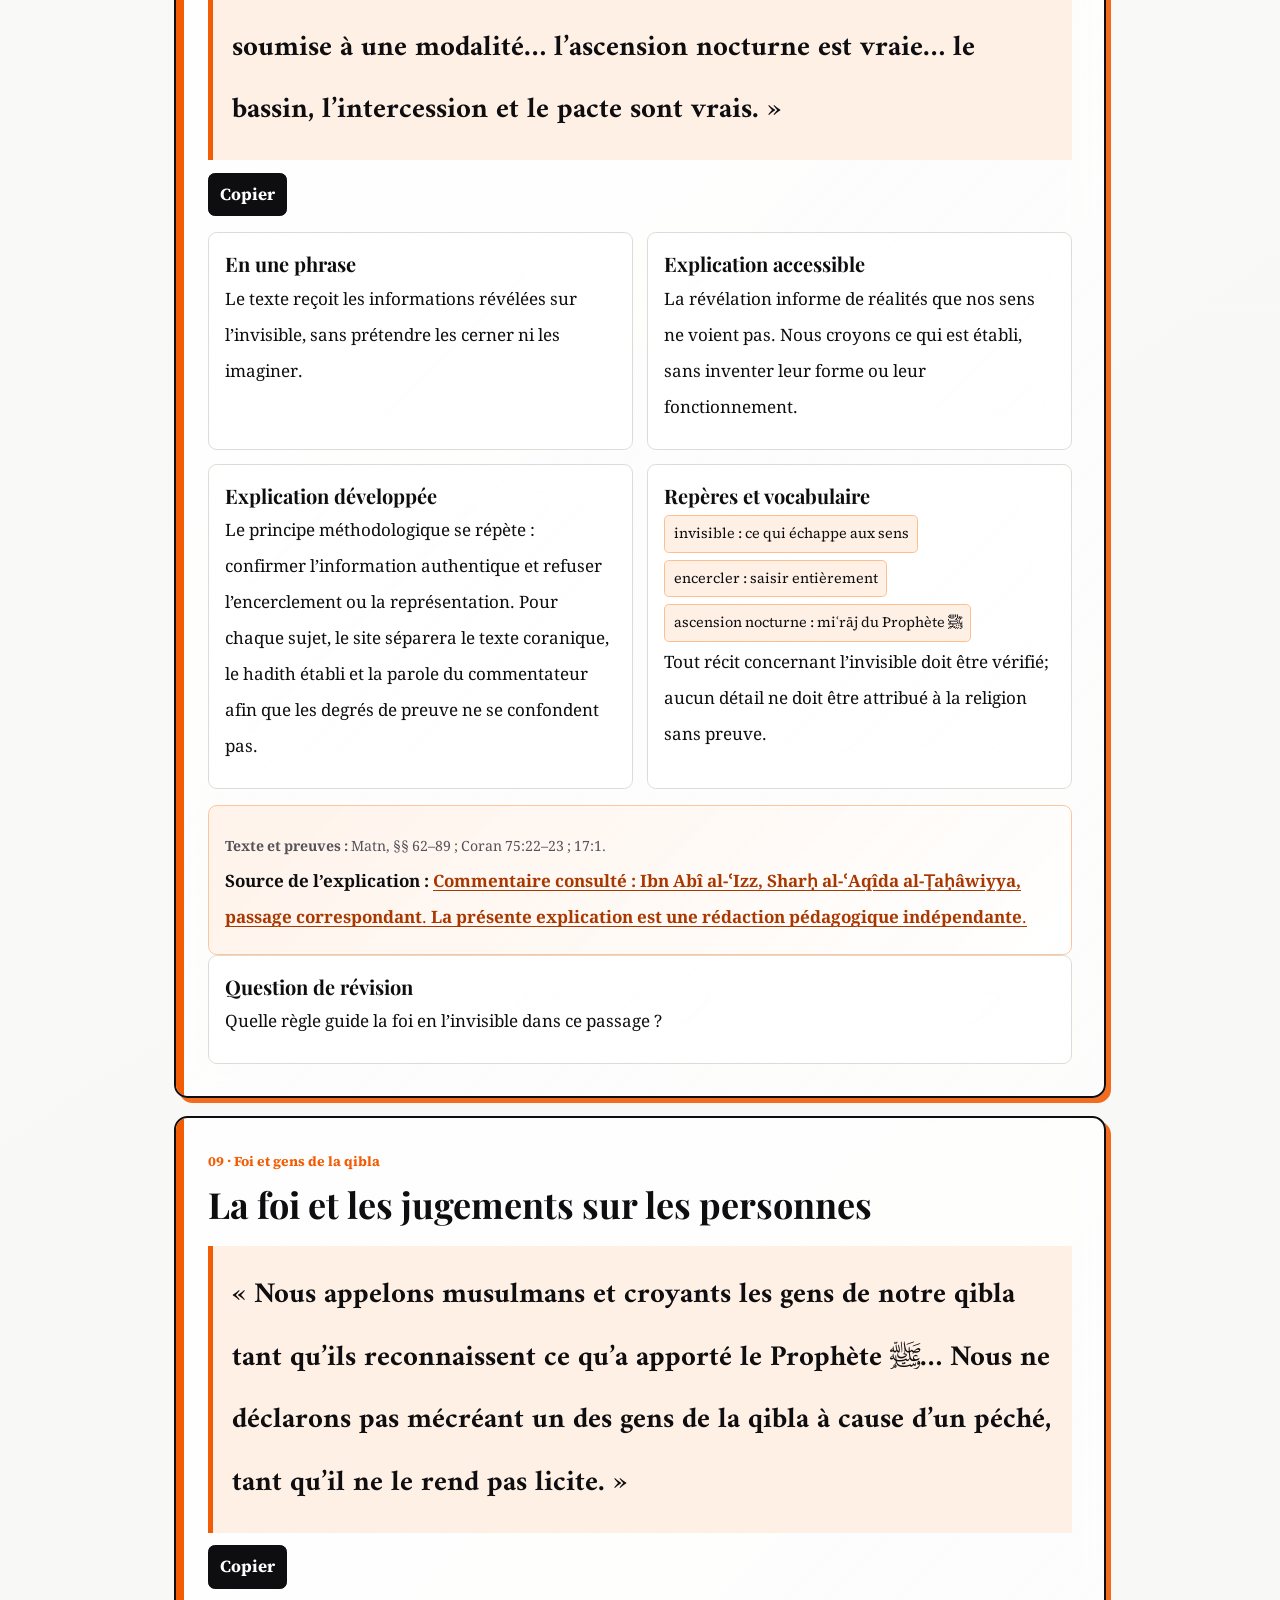
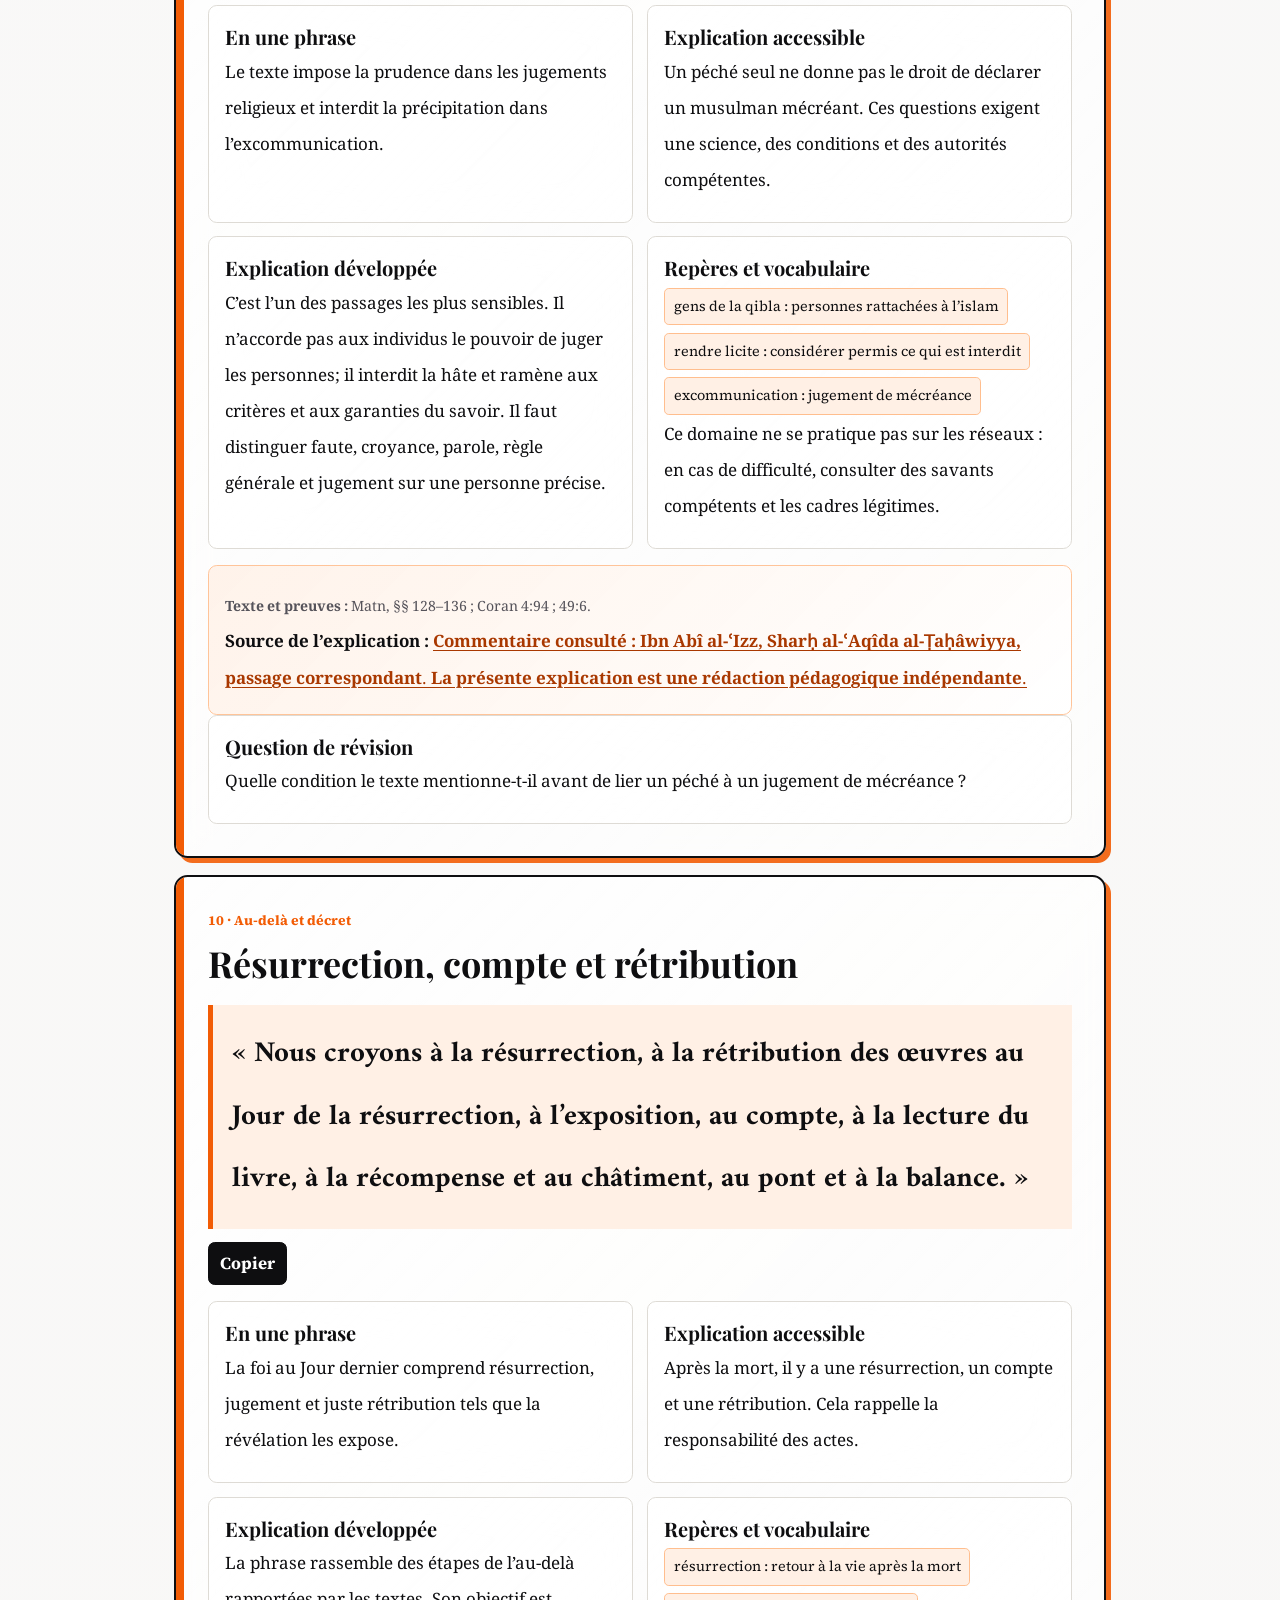
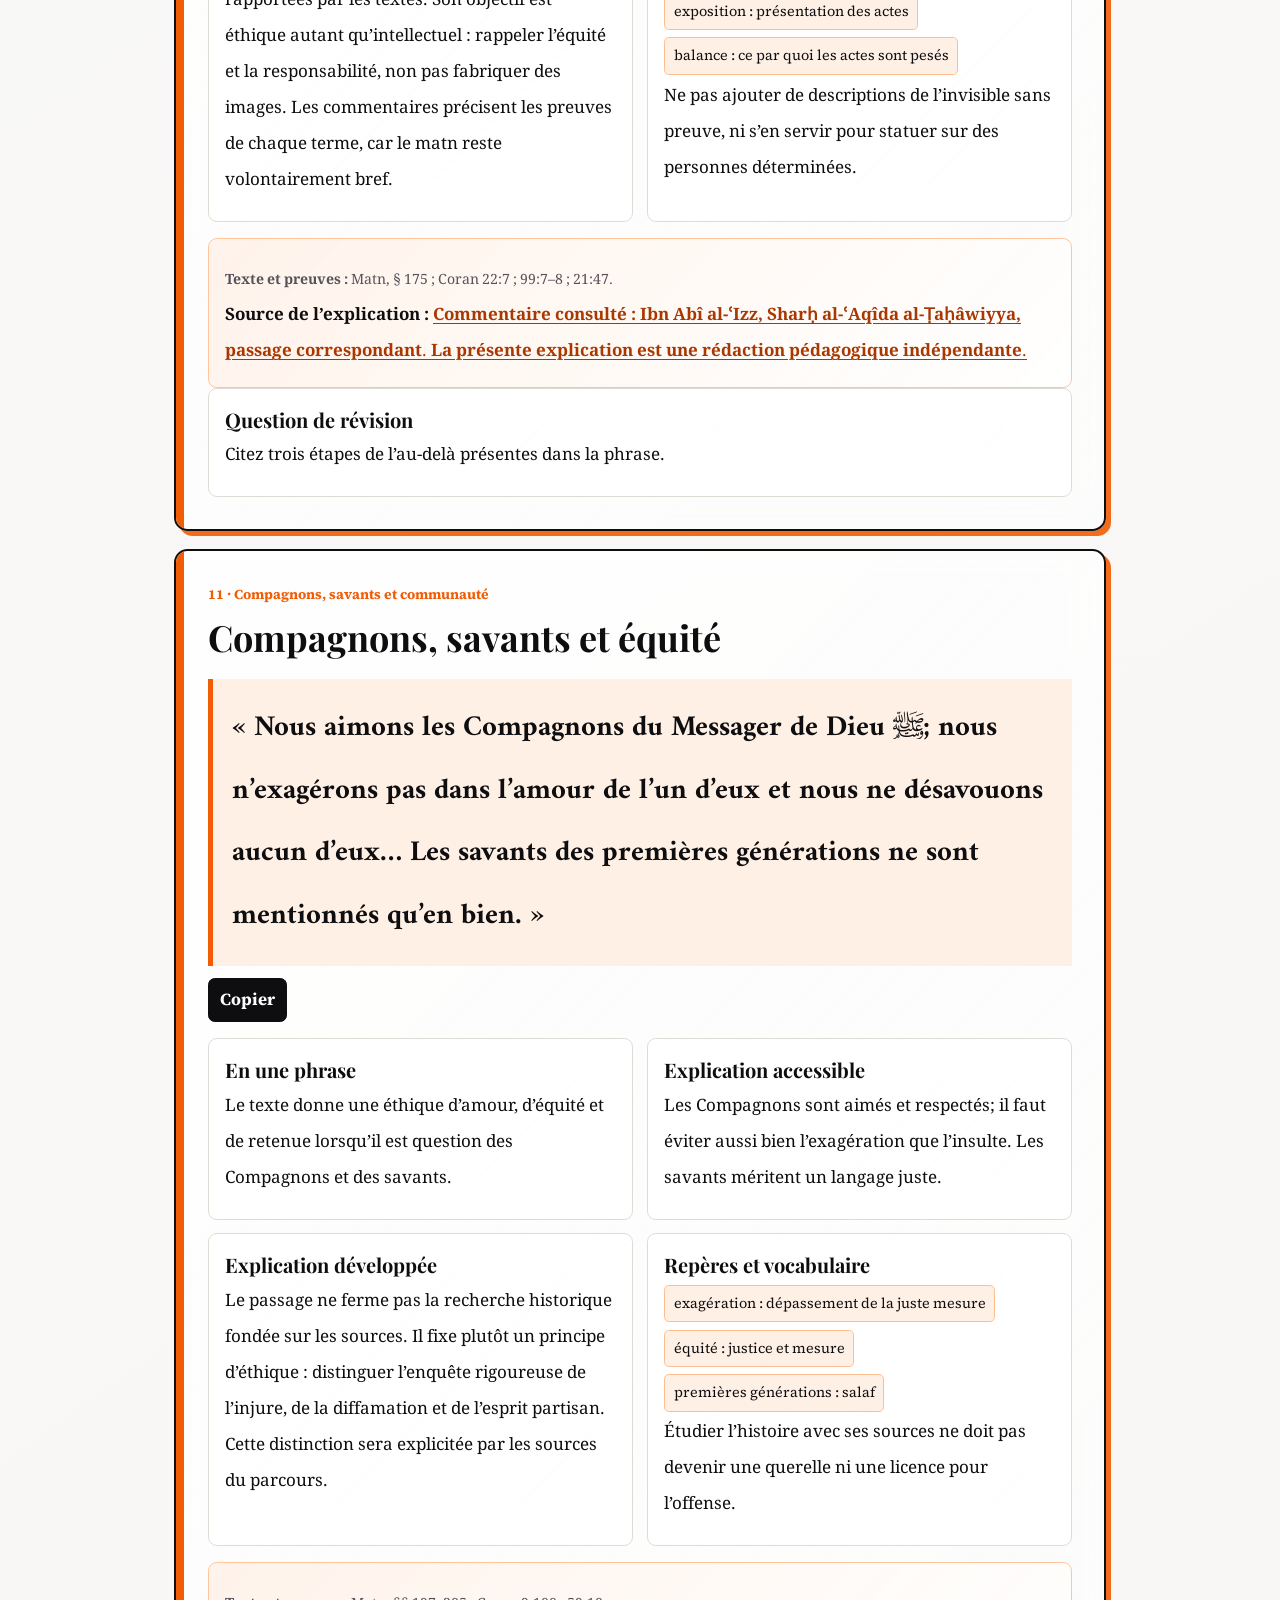
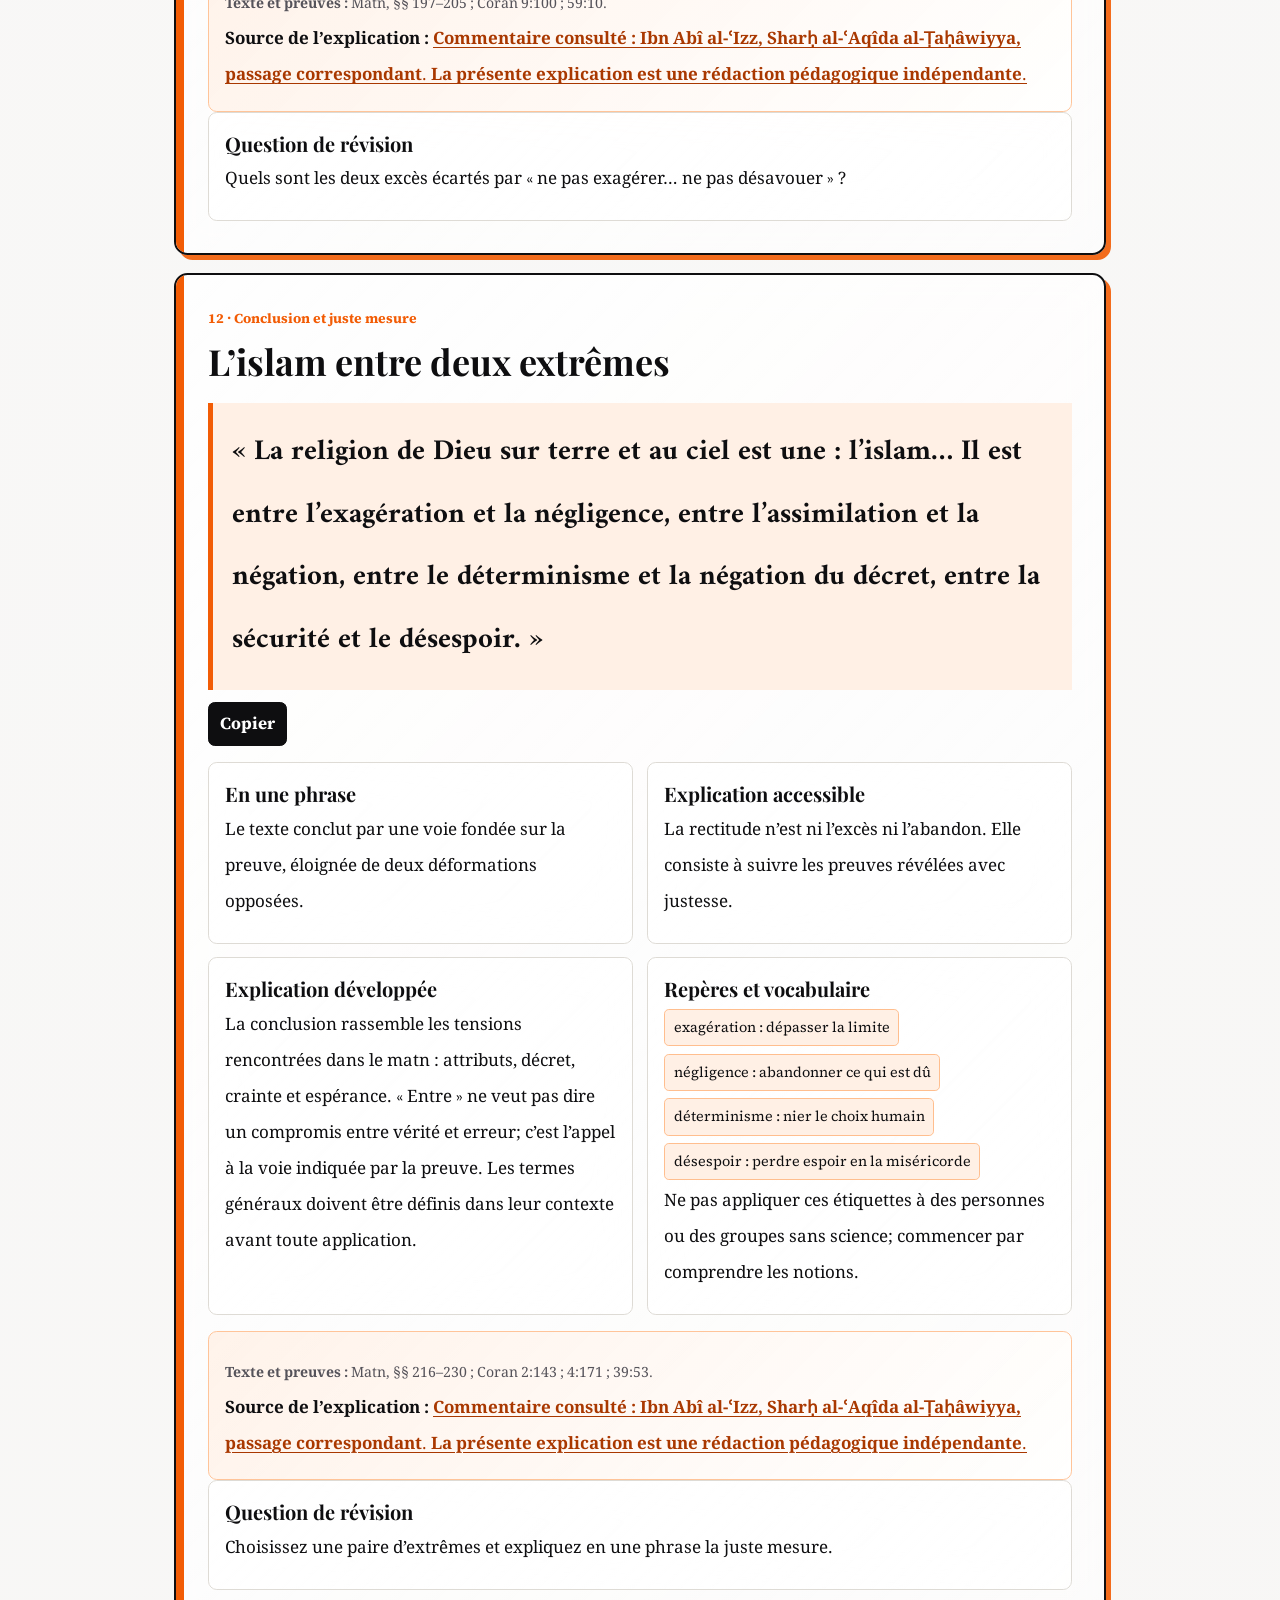
<file: fr/index.html>
<!doctype html>
<html lang="fr" dir="ltr">
  <head><meta charset="utf-8"><meta name="viewport" content="width=device-width, initial-scale=1"><meta name="description" content="Parcours français indépendant de l’Aqîda at-Tahâwiyya : texte traduit, explication accessible et développée, vocabulaire et exercices."><title>Al-ʿAqîda at-Tahâwiyya | Français</title><link rel="stylesheet" href="../assets/site.css">    <link rel="canonical" href="https://al-aqidah-at-tahawiyyah.vercel.app/fr/">
    <meta property="og:type" content="website">
    <meta property="og:site_name" content="Al-ʿAqîda at-Tahâwiyya | NovaSkill Tech">
    <meta property="og:locale" content="fr_FR">
    <meta property="og:title" content="Al-ʿAqîda at-Tahâwiyya | Français">
    <meta property="og:description" content="Parcours français indépendant de l’Aqîda at-Tahâwiyya : texte traduit, explication accessible et développée, vocabulaire et exercices.">
    <meta property="og:url" content="https://al-aqidah-at-tahawiyyah.vercel.app/fr/">
    <meta property="og:image" content="https://al-aqidah-at-tahawiyyah.vercel.app/assets/og-aqidah.png">
    <meta property="og:image:alt" content="Al Aqida at Tahawiyya - parcours d etude">
    <meta name="twitter:card" content="summary_large_image">
    <meta name="twitter:title" content="Al-ʿAqîda at-Tahâwiyya | Français">
    <meta name="twitter:description" content="Parcours français indépendant de l’Aqîda at-Tahâwiyya : texte traduit, explication accessible et développée, vocabulaire et exercices.">
    <meta name="twitter:image" content="https://al-aqidah-at-tahawiyyah.vercel.app/assets/og-aqidah.png">
    <meta name="twitter:image:alt" content="Al Aqida at Tahawiyya - parcours d etude">
  </head>
  <body class="study-page" data-page="course">
    <header class="site-header"><a class="site-brand" href="../">Al-ʿAqîda at-Tahâwiyya</a><div class="header-actions"><button class="menu-toggle" type="button" data-menu-toggle aria-controls="study-menu" aria-expanded="false" aria-label="Ouvrir le sommaire"><span aria-hidden="true">☰</span><span class="menu-label">Sommaire</span></button><nav class="site-nav"><a href="index.html">Texte et explications</a><a href="quiz.html">Quiz</a><a class="locale-link" lang="ar" href="../ar/">العربية</a></nav></div></header>
    <div class="menu-backdrop" data-menu-backdrop aria-hidden="true"></div><aside class="toc study-drawer" id="study-menu" aria-label="Sommaire du cours" aria-hidden="true"><div class="drawer-heading"><h2>Sommaire</h2><button type="button" class="drawer-close" data-menu-close aria-label="Fermer le sommaire">×</button></div><div class="drawer-scroll"><nav class="drawer-rubrics"><a href="../" data-drawer-link>Accueil</a><a href="presentation.html" data-drawer-link>Présentation</a><a href="index.html" data-drawer-link>Texte et explications</a><a href="quiz.html" data-drawer-link>Quiz</a><a href="cards.html" data-drawer-link>Cartes de révision</a><a href="glossary.html" data-drawer-link>Glossaire</a><a href="../ar/" lang="ar">النسخة العربية</a></nav><div class="drawer-lessons"><h3>Leçons du texte</h3><nav data-toc></nav></div></div></aside>
    <section class="study-hero" id="intro"><div class="study-hero-inner"><p class="eyebrow">Édition française · en révision scientifique et éditoriale</p><h1>Lire le texte, puis le comprendre</h1><p>Cette édition française est éditorialement indépendante de l’arabe : elle ne mêle pas les langues et signale la nature traduite des citations. Elle sera complétée et vérifiée avant publication.</p></div></section>
    <main class="study-grid" id="matn"><section><div class="content-controls"><input class="search" data-search type="search" placeholder="Rechercher dans le texte ou le vocabulaire"><span class="progress" data-progress></span></div><div data-lessons></div><section class="quiz" id="quiz"><h2>Quiz rapide</h2><p>Quelle règle revient lorsque le texte parle de réalités invisibles ?</p><div class="quiz-options"><button class="quiz-option" data-answer="false">En imaginer la modalité en détail</button><button class="quiz-option" data-answer="true" data-correct="Exact : on affirme ce qui est établi tout en refusant l’encerclement et la modalité." data-wrong="Relisez l’unité « Le monde invisible et l’au-delà ».">Affirmer ce qui est établi sans fixer une modalité ni prétendre l’encercler</button><button class="quiz-option" data-answer="false">Rejeter ce qui échappe aux sens</button></div><p class="quiz-feedback" aria-live="polite"></p></section></section></main>
    <section class="study-tools" id="cards"><h2>Cartes de révision</h2><p class="tools-intro">Des cartes synthétiques tirées des unités actuelles. Chaque carte peut être téléchargée en PNG ou JPEG puis imprimée. Les cartes détaillées seront ajoutées après la révision scientifique finale.</p><div class="cards-grid" data-cards></div><div id="glossary"><h2>Glossaire</h2><div class="glossary-grid" data-glossary></div></div></section>
    <footer>© NovaSkill Tech · 2026 · Salah Eddine Ahmed Abousoulaymane</footer><script src="../assets/content-fr.js"></script><script src="../assets/app.js"></script><script src="../assets/effects.js"></script>
  </body>
</html>
</file>
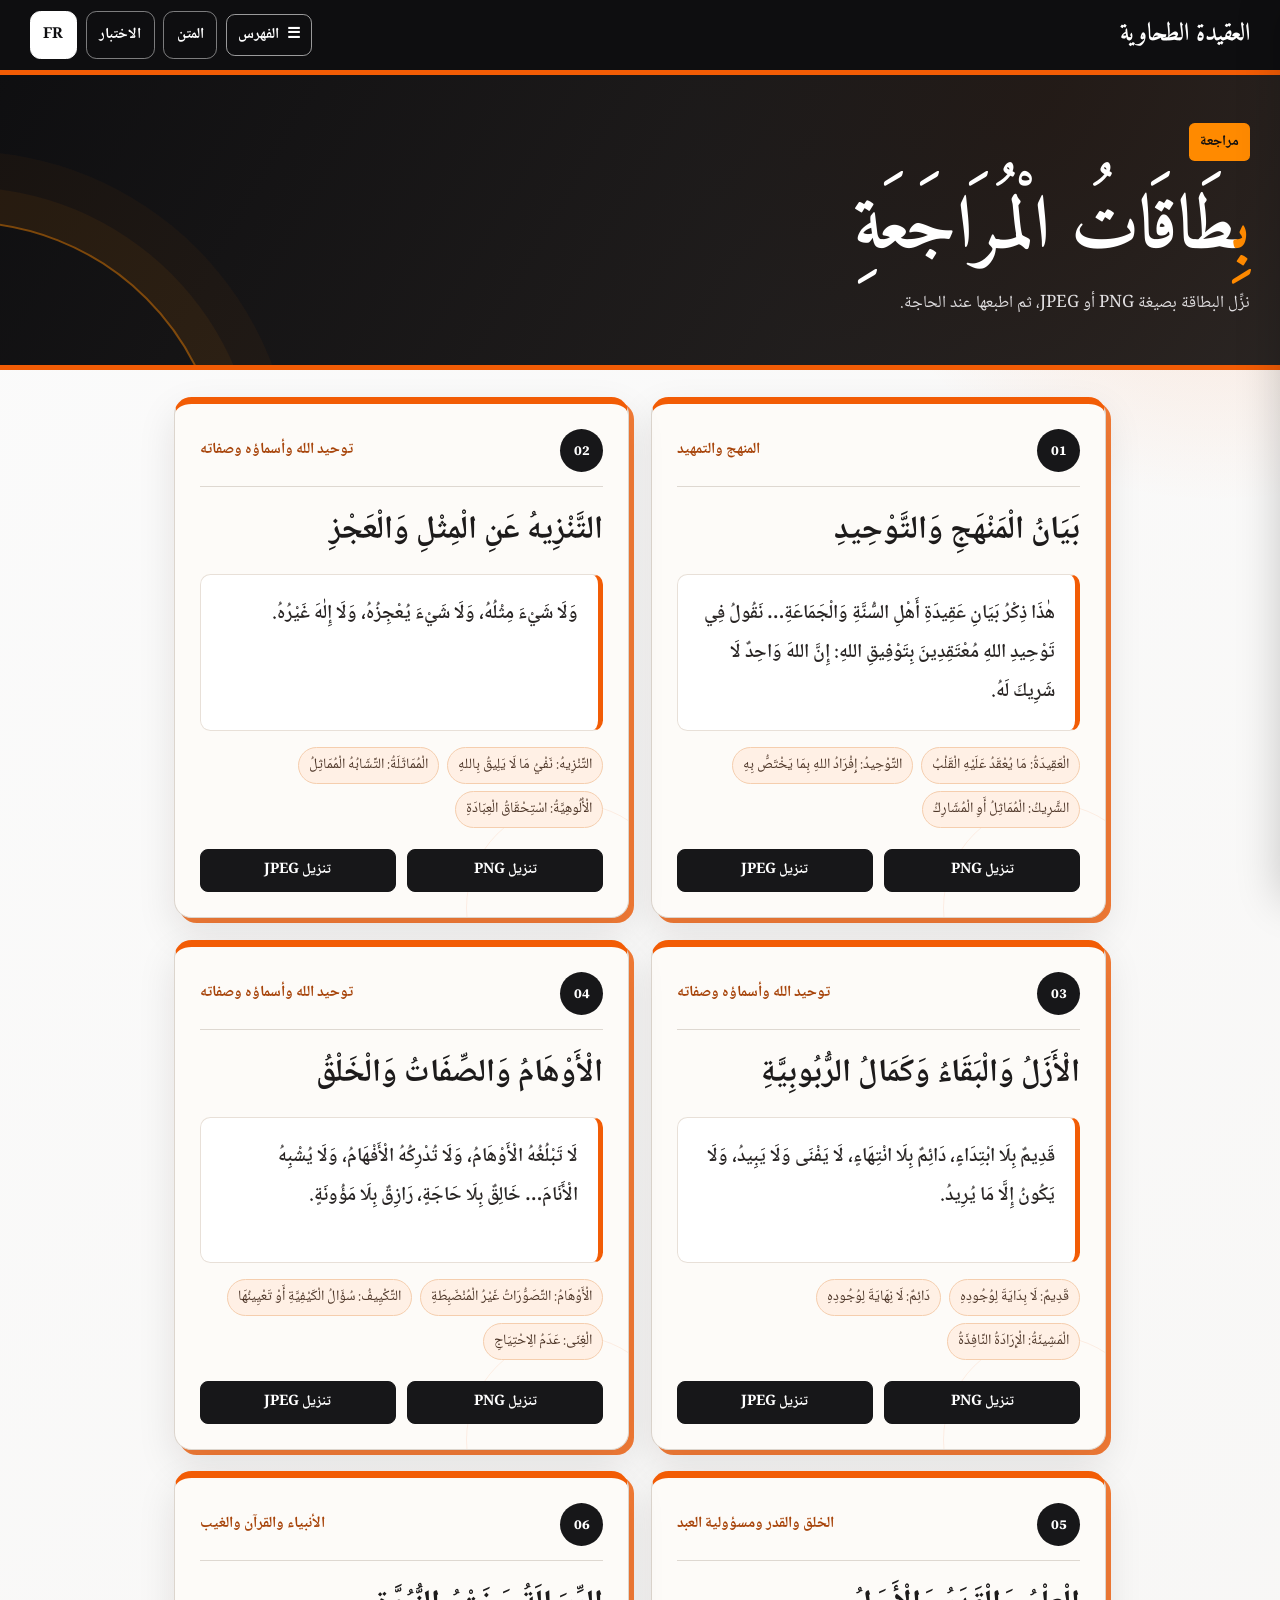
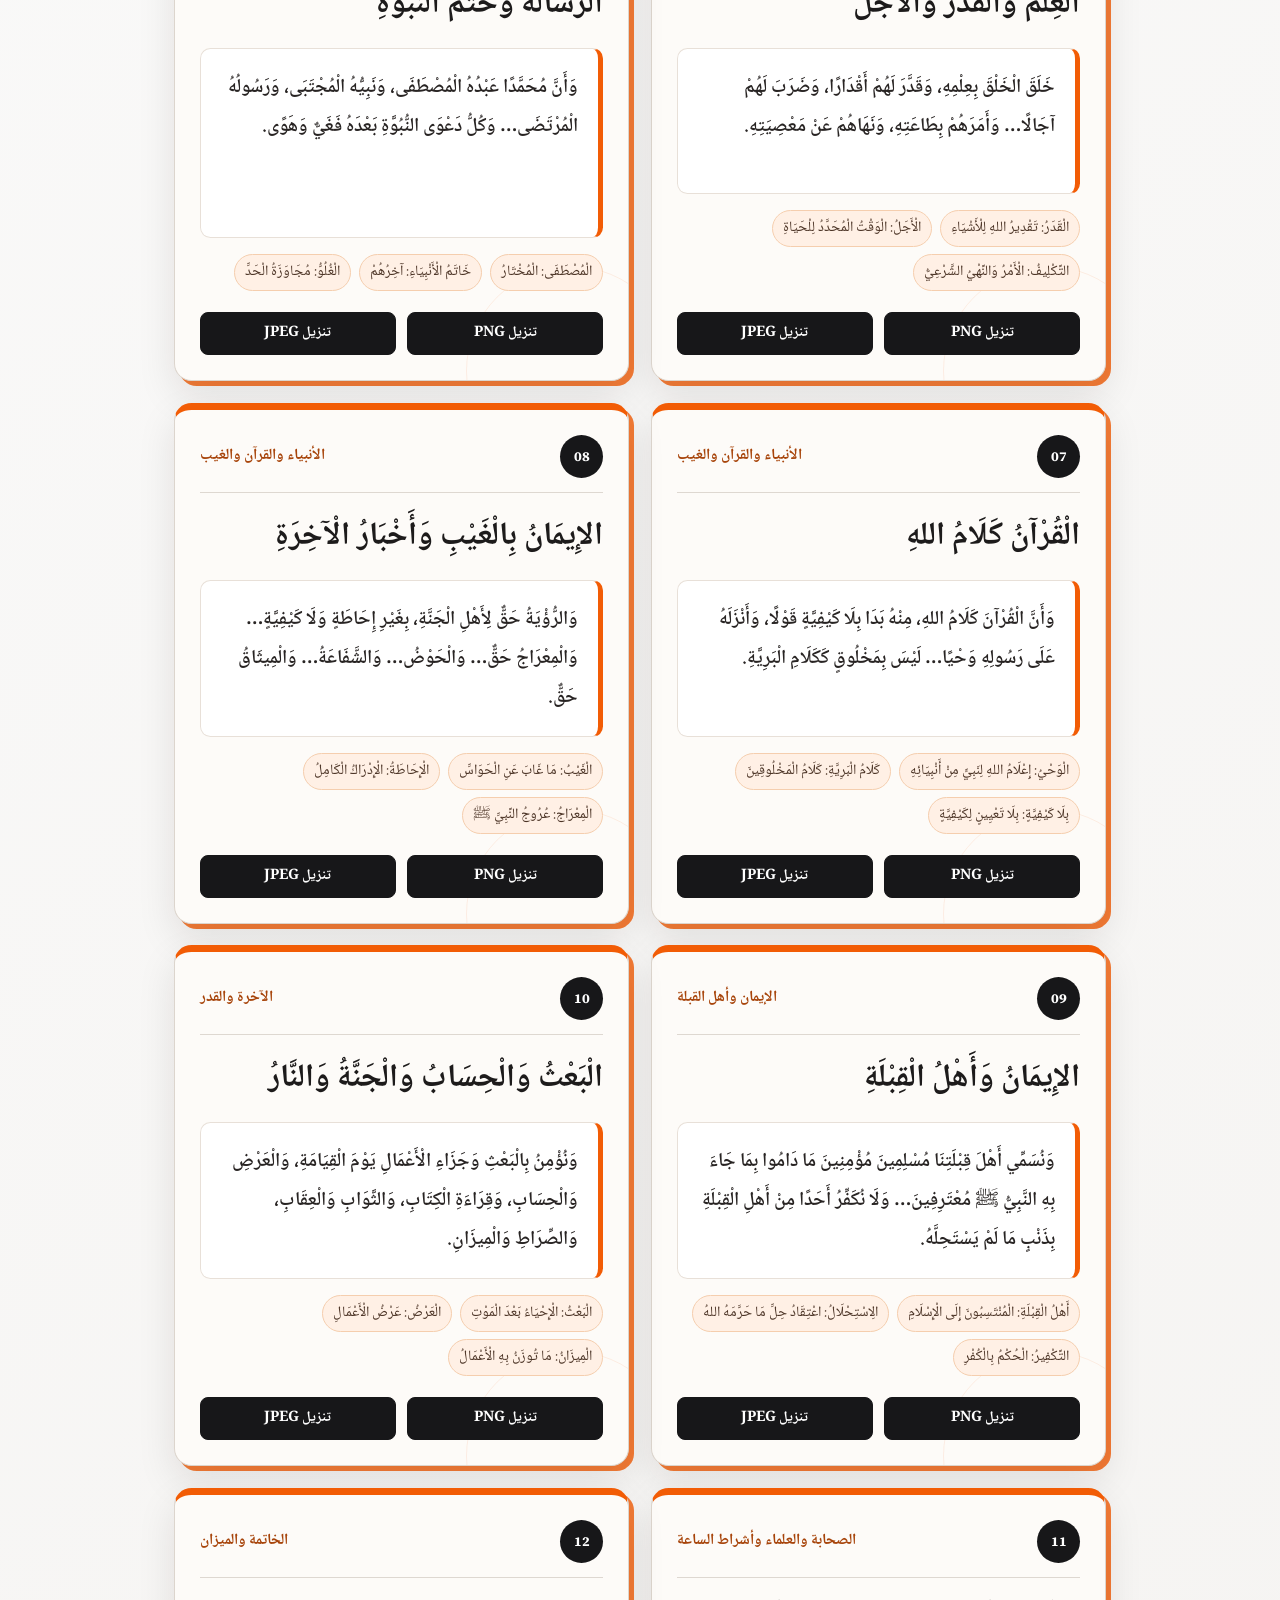
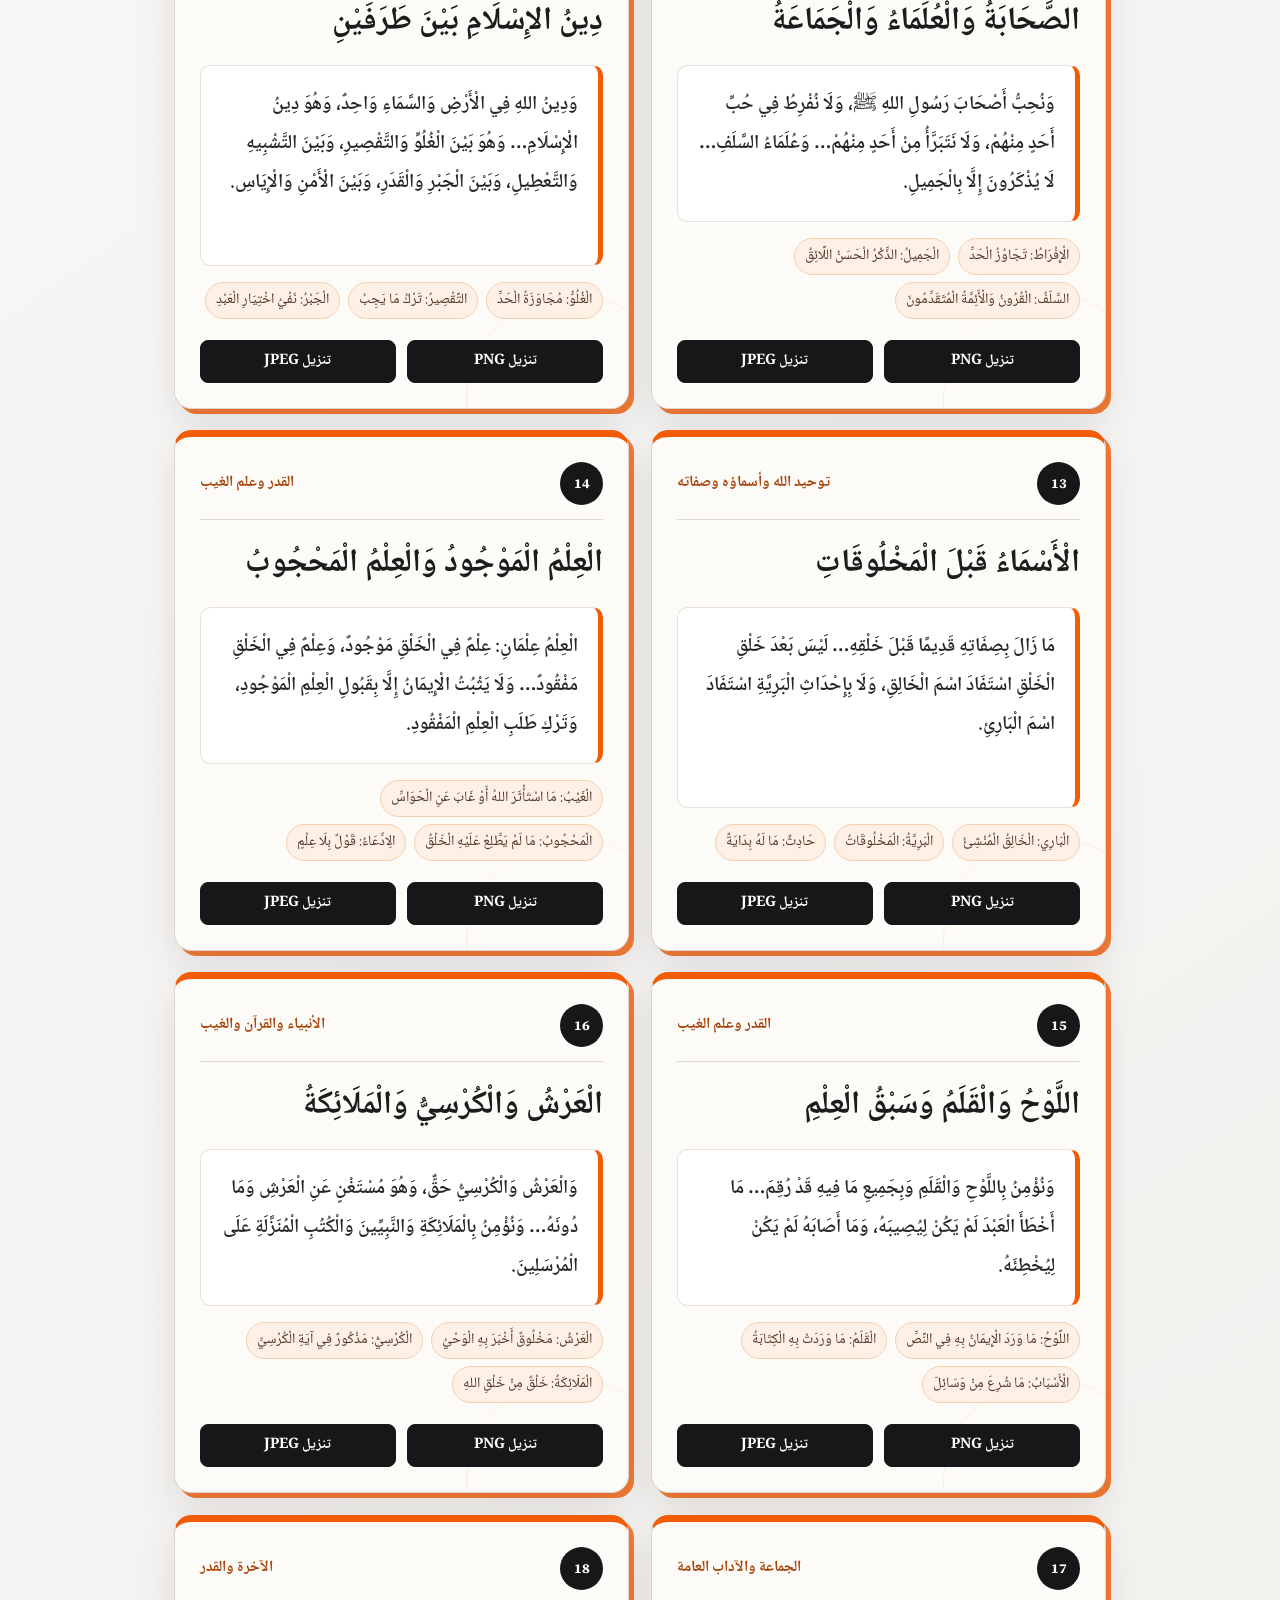
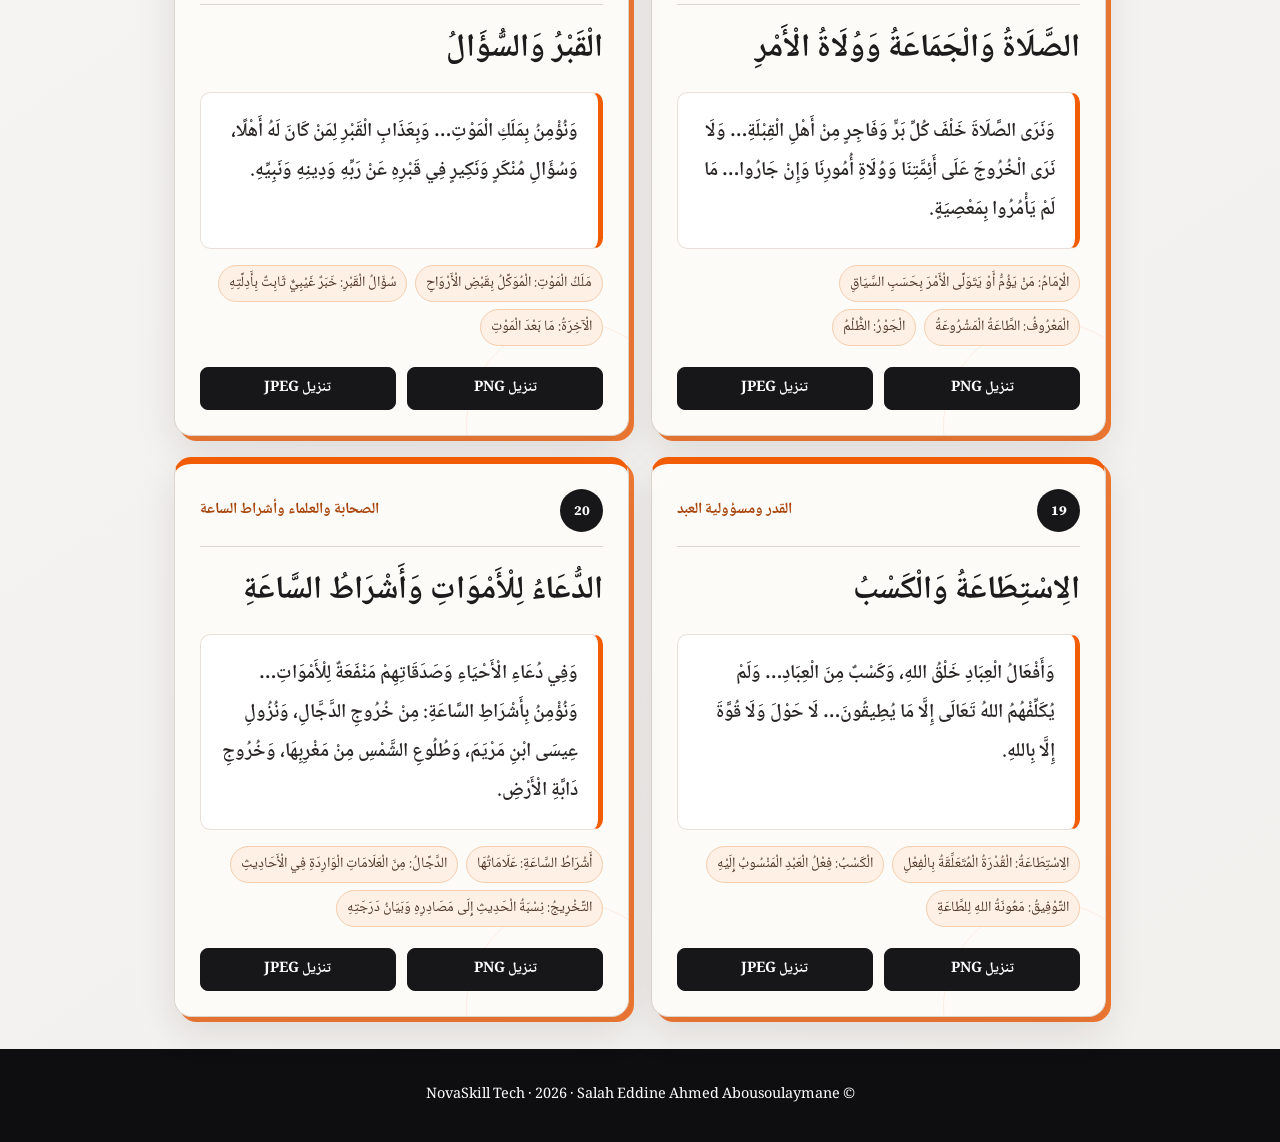
<file: ar/cards.html>
<!doctype html>
<html lang="ar" dir="rtl"><head><meta charset="utf-8"><meta name="viewport" content="width=device-width, initial-scale=1"><meta name="description" content="بطاقات مراجعة العقيدة الطحاوية."><title>بطاقات المراجعة | العقيدة الطحاوية</title><link rel="stylesheet" href="../assets/site.css">    <link rel="canonical" href="https://al-aqidah-at-tahawiyyah.vercel.app/ar/cards.html">
    <meta property="og:type" content="website">
    <meta property="og:site_name" content="Al-ʿAqîda at-Tahâwiyya | NovaSkill Tech">
    <meta property="og:locale" content="ar_AR">
    <meta property="og:title" content="بطاقات المراجعة | العقيدة الطحاوية">
    <meta property="og:description" content="بطاقات مراجعة العقيدة الطحاوية.">
    <meta property="og:url" content="https://al-aqidah-at-tahawiyyah.vercel.app/ar/cards.html">
    <meta property="og:image" content="https://al-aqidah-at-tahawiyyah.vercel.app/assets/og-aqidah.png">
    <meta property="og:image:alt" content="العقيدة الطحاوية - مسار تعليمي">
    <meta name="twitter:card" content="summary_large_image">
    <meta name="twitter:title" content="بطاقات المراجعة | العقيدة الطحاوية">
    <meta name="twitter:description" content="بطاقات مراجعة العقيدة الطحاوية.">
    <meta name="twitter:image" content="https://al-aqidah-at-tahawiyyah.vercel.app/assets/og-aqidah.png">
    <meta name="twitter:image:alt" content="العقيدة الطحاوية - مسار تعليمي">
  </head>
<body class="study-page" data-page="cards"><header class="site-header"><a class="site-brand" href="../">العقيدة الطحاوية</a><div class="header-actions"><button class="menu-toggle" type="button" data-menu-toggle aria-controls="study-menu" aria-expanded="false" aria-label="فتح الفهرس">☰ <span class="menu-label">الفهرس</span></button><nav class="site-nav"><a href="index.html">المتن</a><a href="quiz.html">الاختبار</a><a class="locale-link" href="../fr/cards.html" lang="fr">FR</a></nav></div></header><div class="menu-backdrop" data-menu-backdrop aria-hidden="true"></div><aside class="toc study-drawer" id="study-menu" aria-hidden="true"><div class="drawer-heading"><h2>الْفِهْرِسُ</h2><button class="drawer-close" type="button" data-menu-close aria-label="إغلاق">×</button></div><div class="drawer-scroll"><nav class="drawer-rubrics"><a href="../">الصفحة الرئيسية</a><a href="presentation.html">تقديم الدراسة</a><a href="index.html">المتن والشرح</a><a href="quiz.html">الاختبار القصير</a><a href="cards.html">بطاقات المراجعة</a><a href="glossary.html">قاموس المصطلحات</a><a href="../fr/cards.html" lang="fr">Édition française</a></nav><div class="drawer-lessons"><h3>دروس المتن</h3><nav data-toc></nav></div></div></aside><section class="study-hero"><div class="study-hero-inner"><p class="eyebrow">مراجعة</p><h1>بِطَاقَاتُ الْمُرَاجَعَةِ</h1><p>نزِّل البطاقة بصيغة PNG أو JPEG، ثم اطبعها عند الحاجة.</p></div></section><main class="study-grid"><section class="standalone-tools"><div class="cards-grid" data-cards></div></section></main><footer>© NovaSkill Tech · 2026 · Salah Eddine Ahmed Abousoulaymane</footer><script src="../assets/content-ar.js"></script><script src="../assets/vocalized-ar.js"></script><script src="../assets/app.js"></script><script src="../assets/effects.js"></script></body></html>
</file>
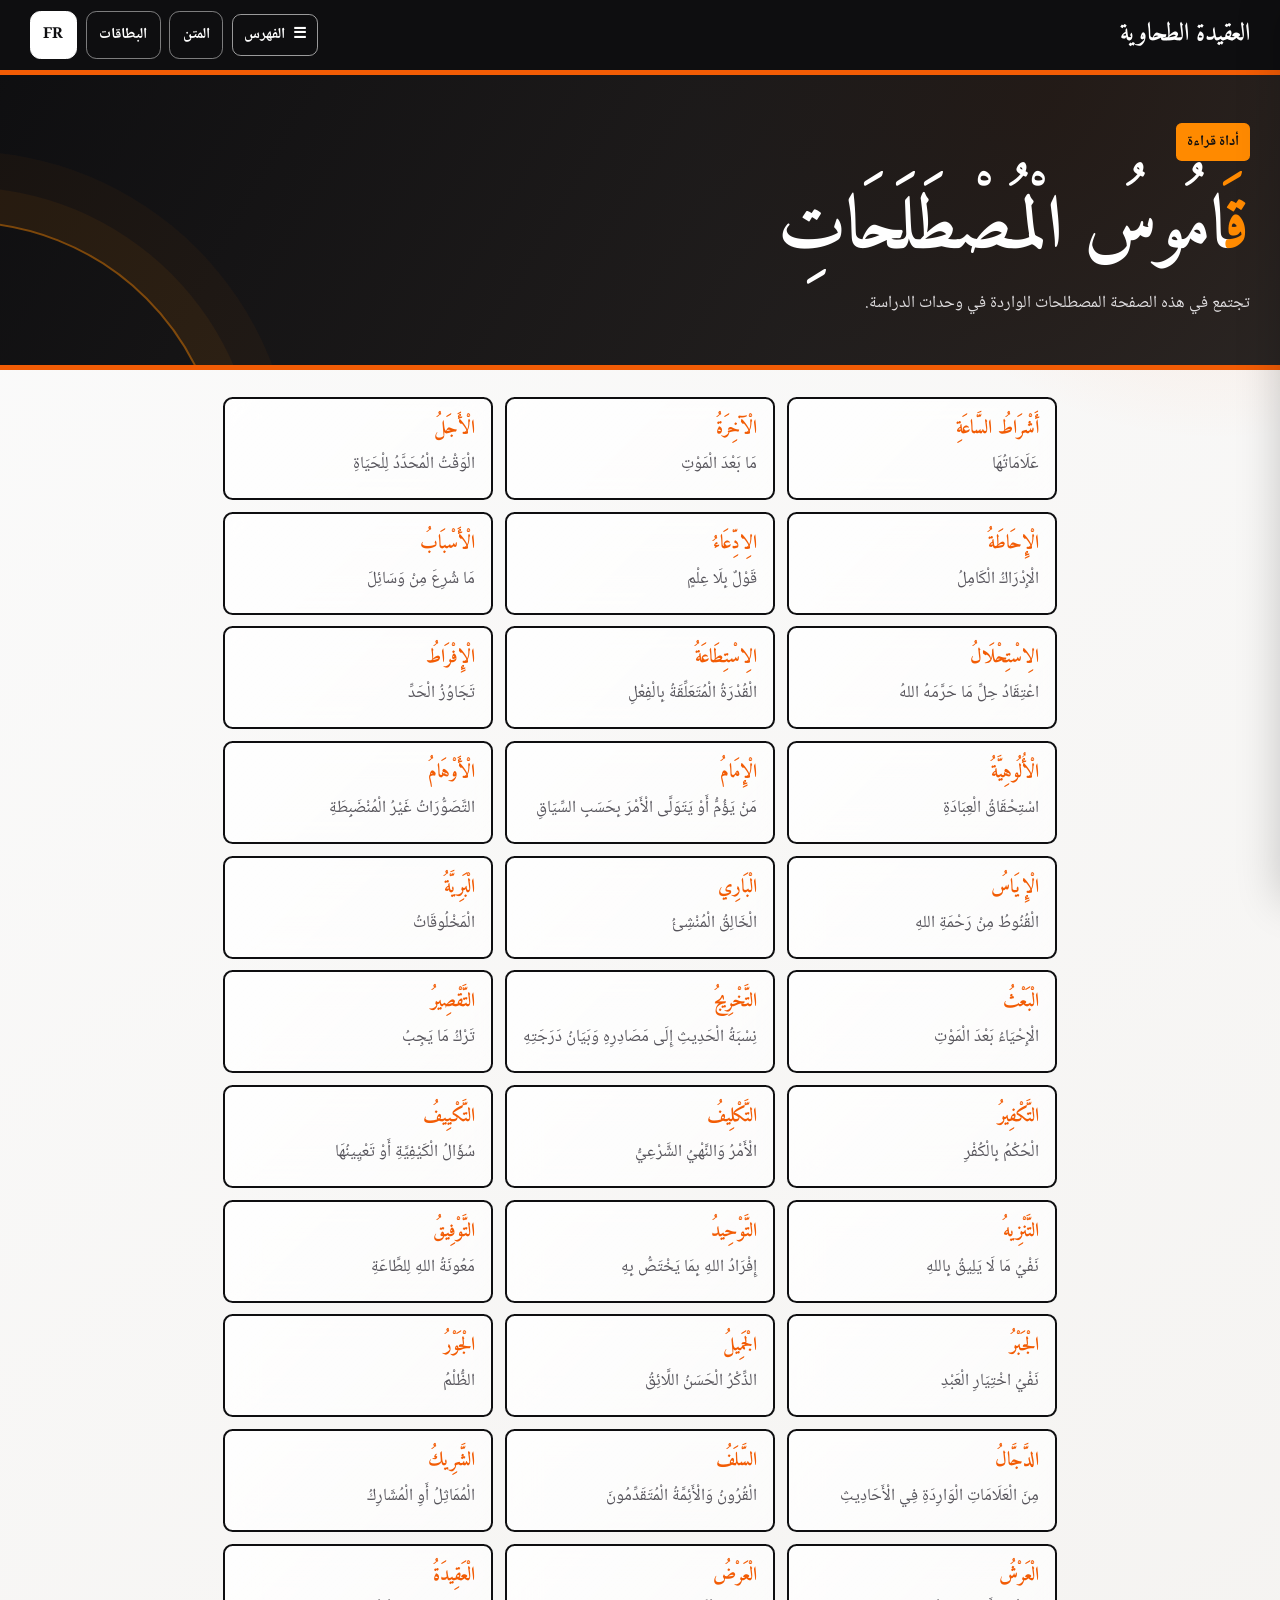
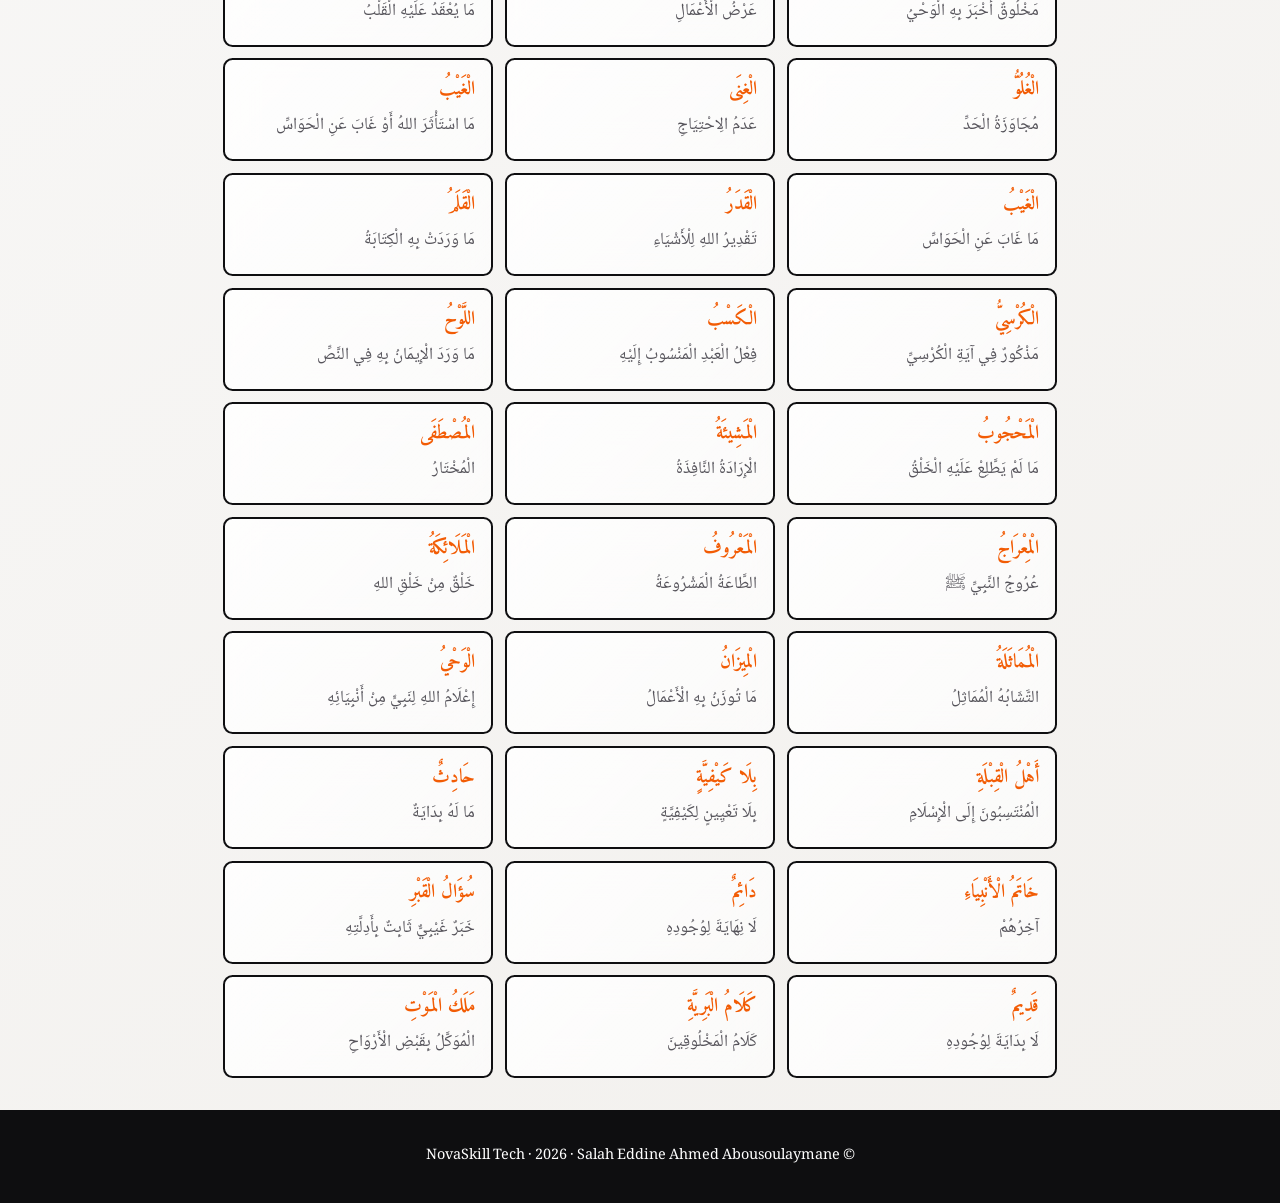
<file: ar/glossary.html>
<!doctype html>
<html lang="ar" dir="rtl"><head><meta charset="utf-8"><meta name="viewport" content="width=device-width, initial-scale=1"><meta name="description" content="قاموس مصطلحات العقيدة الطحاوية."><title>قاموس المصطلحات | العقيدة الطحاوية</title><link rel="stylesheet" href="../assets/site.css">    <link rel="canonical" href="https://al-aqidah-at-tahawiyyah.vercel.app/ar/glossary.html">
    <meta property="og:type" content="website">
    <meta property="og:site_name" content="Al-ʿAqîda at-Tahâwiyya | NovaSkill Tech">
    <meta property="og:locale" content="ar_AR">
    <meta property="og:title" content="قاموس المصطلحات | العقيدة الطحاوية">
    <meta property="og:description" content="قاموس مصطلحات العقيدة الطحاوية.">
    <meta property="og:url" content="https://al-aqidah-at-tahawiyyah.vercel.app/ar/glossary.html">
    <meta property="og:image" content="https://al-aqidah-at-tahawiyyah.vercel.app/assets/og-aqidah.png">
    <meta property="og:image:alt" content="العقيدة الطحاوية - مسار تعليمي">
    <meta name="twitter:card" content="summary_large_image">
    <meta name="twitter:title" content="قاموس المصطلحات | العقيدة الطحاوية">
    <meta name="twitter:description" content="قاموس مصطلحات العقيدة الطحاوية.">
    <meta name="twitter:image" content="https://al-aqidah-at-tahawiyyah.vercel.app/assets/og-aqidah.png">
    <meta name="twitter:image:alt" content="العقيدة الطحاوية - مسار تعليمي">
  </head>
<body class="study-page" data-page="glossary"><header class="site-header"><a class="site-brand" href="../">العقيدة الطحاوية</a><div class="header-actions"><button class="menu-toggle" type="button" data-menu-toggle aria-controls="study-menu" aria-expanded="false" aria-label="فتح الفهرس">☰ <span class="menu-label">الفهرس</span></button><nav class="site-nav"><a href="index.html">المتن</a><a href="cards.html">البطاقات</a><a class="locale-link" href="../fr/glossary.html" lang="fr">FR</a></nav></div></header><div class="menu-backdrop" data-menu-backdrop aria-hidden="true"></div><aside class="toc study-drawer" id="study-menu" aria-hidden="true"><div class="drawer-heading"><h2>الْفِهْرِسُ</h2><button class="drawer-close" type="button" data-menu-close aria-label="إغلاق">×</button></div><div class="drawer-scroll"><nav class="drawer-rubrics"><a href="../">الصفحة الرئيسية</a><a href="presentation.html">تقديم الدراسة</a><a href="index.html">المتن والشرح</a><a href="quiz.html">الاختبار القصير</a><a href="cards.html">بطاقات المراجعة</a><a href="glossary.html">قاموس المصطلحات</a><a href="../fr/glossary.html" lang="fr">Édition française</a></nav><div class="drawer-lessons"><h3>دروس المتن</h3><nav data-toc></nav></div></div></aside><section class="study-hero"><div class="study-hero-inner"><p class="eyebrow">أداة قراءة</p><h1>قَامُوسُ الْمُصْطَلَحَاتِ</h1><p>تجتمع في هذه الصفحة المصطلحات الواردة في وحدات الدراسة.</p></div></section><main class="study-grid"><section class="standalone-tools"><div class="glossary-grid" data-glossary></div></section></main><footer>© NovaSkill Tech · 2026 · Salah Eddine Ahmed Abousoulaymane</footer><script src="../assets/content-ar.js"></script><script src="../assets/vocalized-ar.js"></script><script src="../assets/app.js"></script><script src="../assets/effects.js"></script></body></html>
</file>
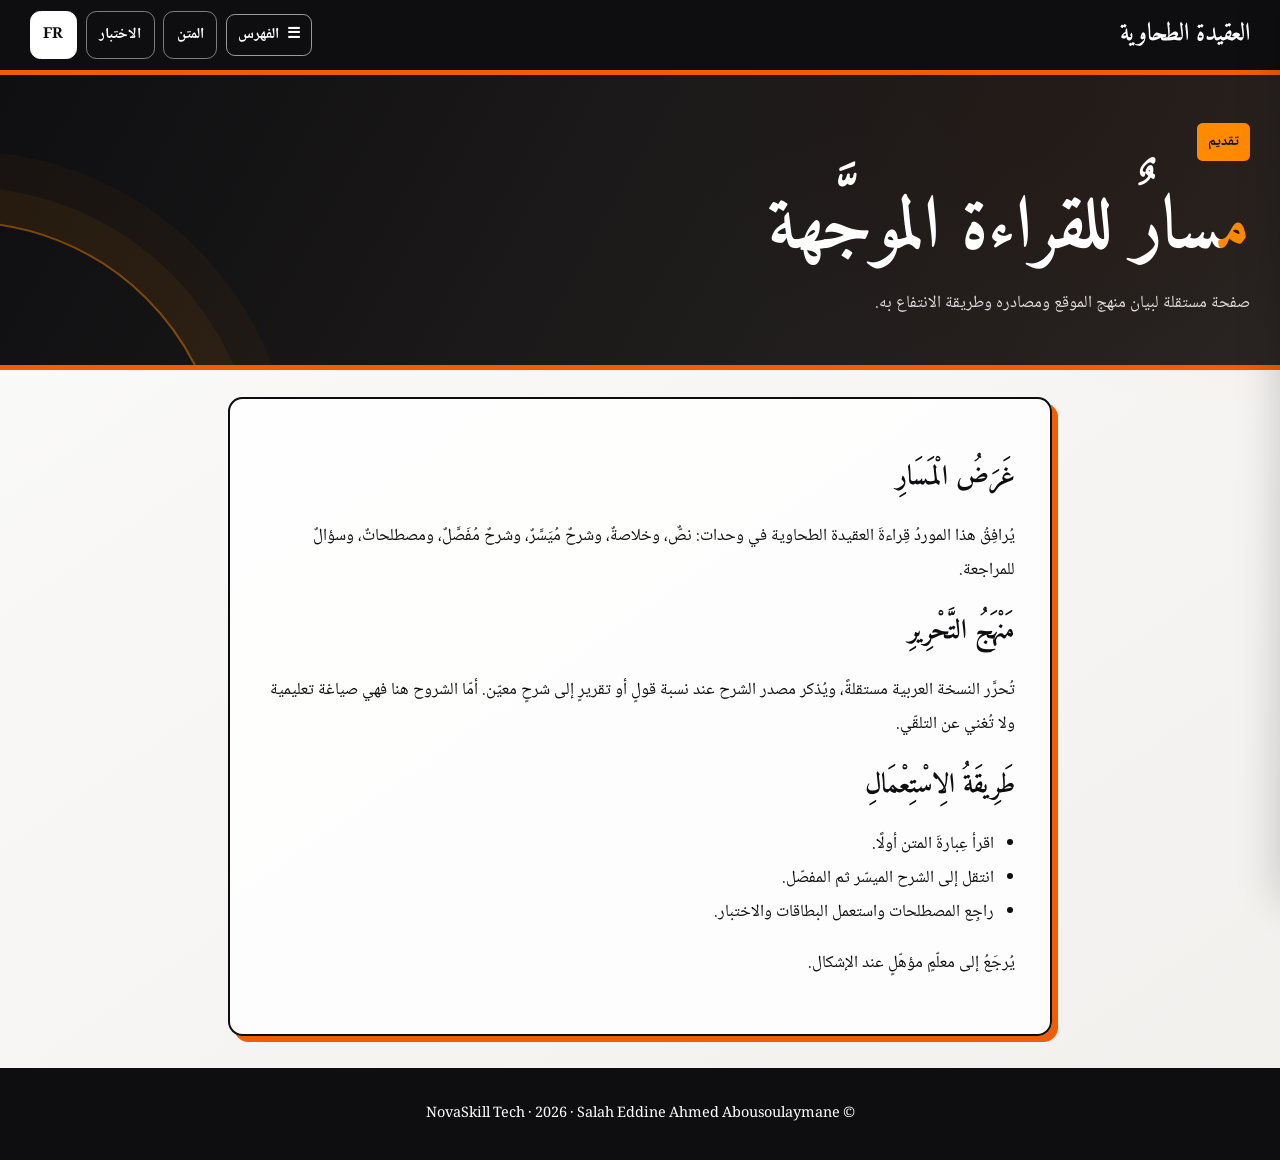
<file: ar/presentation.html>
<!doctype html>
<html lang="ar" dir="rtl"><head><meta charset="utf-8"><meta name="viewport" content="width=device-width, initial-scale=1"><meta name="description" content="تقديم لمسار دراسة العقيدة الطحاوية."><title>تقديم الدراسة | العقيدة الطحاوية</title><link rel="stylesheet" href="../assets/site.css">    <link rel="canonical" href="https://al-aqidah-at-tahawiyyah.vercel.app/ar/presentation.html">
    <meta property="og:type" content="website">
    <meta property="og:site_name" content="Al-ʿAqîda at-Tahâwiyya | NovaSkill Tech">
    <meta property="og:locale" content="ar_AR">
    <meta property="og:title" content="تقديم الدراسة | العقيدة الطحاوية">
    <meta property="og:description" content="تقديم لمسار دراسة العقيدة الطحاوية.">
    <meta property="og:url" content="https://al-aqidah-at-tahawiyyah.vercel.app/ar/presentation.html">
    <meta property="og:image" content="https://al-aqidah-at-tahawiyyah.vercel.app/assets/og-aqidah.png">
    <meta property="og:image:alt" content="العقيدة الطحاوية - مسار تعليمي">
    <meta name="twitter:card" content="summary_large_image">
    <meta name="twitter:title" content="تقديم الدراسة | العقيدة الطحاوية">
    <meta name="twitter:description" content="تقديم لمسار دراسة العقيدة الطحاوية.">
    <meta name="twitter:image" content="https://al-aqidah-at-tahawiyyah.vercel.app/assets/og-aqidah.png">
    <meta name="twitter:image:alt" content="العقيدة الطحاوية - مسار تعليمي">
  </head>
<body class="study-page" data-page="presentation"><header class="site-header"><a class="site-brand" href="../">العقيدة الطحاوية</a><div class="header-actions"><button class="menu-toggle" type="button" data-menu-toggle aria-controls="study-menu" aria-expanded="false" aria-label="فتح الفهرس">☰ <span class="menu-label">الفهرس</span></button><nav class="site-nav"><a href="index.html">المتن</a><a href="quiz.html">الاختبار</a><a class="locale-link" href="../fr/presentation.html" lang="fr">FR</a></nav></div></header><div class="menu-backdrop" data-menu-backdrop aria-hidden="true"></div><aside class="toc study-drawer" id="study-menu" aria-hidden="true"><div class="drawer-heading"><h2>الْفِهْرِسُ</h2><button class="drawer-close" type="button" data-menu-close aria-label="إغلاق">×</button></div><div class="drawer-scroll"><nav class="drawer-rubrics"><a href="../">الصفحة الرئيسية</a><a href="presentation.html">تقديم الدراسة</a><a href="index.html">المتن والشرح</a><a href="quiz.html">الاختبار القصير</a><a href="cards.html">بطاقات المراجعة</a><a href="glossary.html">قاموس المصطلحات</a><a href="../fr/presentation.html" lang="fr">Édition française</a></nav><div class="drawer-lessons"><h3>دروس المتن</h3><nav data-toc></nav></div></div></aside><section class="study-hero"><div class="study-hero-inner"><p class="eyebrow">تقديم</p><h1>مسارٌ للقراءة الموجَّهة</h1><p>صفحة مستقلة لبيان منهج الموقع ومصادره وطريقة الانتفاع به.</p></div></section><main class="study-grid"><article class="page-surface"><h2>غَرَضُ الْمَسَارِ</h2><p>يُرافِقُ هذا الموردُ قِراءةَ العقيدة الطحاوية في وحدات: نصٌّ، وخلاصةٌ، وشرحٌ مُيَسَّرٌ، وشرحٌ مُفَصَّلٌ، ومصطلحاتٌ، وسؤالٌ للمراجعة.</p><h2>مَنْهَجُ التَّحْرِيرِ</h2><p>تُحرَّر النسخة العربية مستقلةً، ويُذكر مصدر الشرح عند نسبة قولٍ أو تقريرٍ إلى شرحٍ معيّن. أمّا الشروح هنا فهي صياغة تعليمية ولا تُغني عن التلقّي.</p><h2>طَرِيقَةُ الِاسْتِعْمَالِ</h2><ul><li>اقرأ عِبارةَ المتن أولًا.</li><li>انتقل إلى الشرح الميسّر ثم المفصّل.</li><li>راجِع المصطلحات واستعمل البطاقات والاختبار.</li></ul><p>يُرجَعُ إلى معلّمٍ مؤهّلٍ عند الإشكال.</p></article></main><footer>© NovaSkill Tech · 2026 · Salah Eddine Ahmed Abousoulaymane</footer><script src="../assets/content-ar.js"></script><script src="../assets/vocalized-ar.js"></script><script src="../assets/app.js"></script><script src="../assets/effects.js"></script></body></html>
</file>
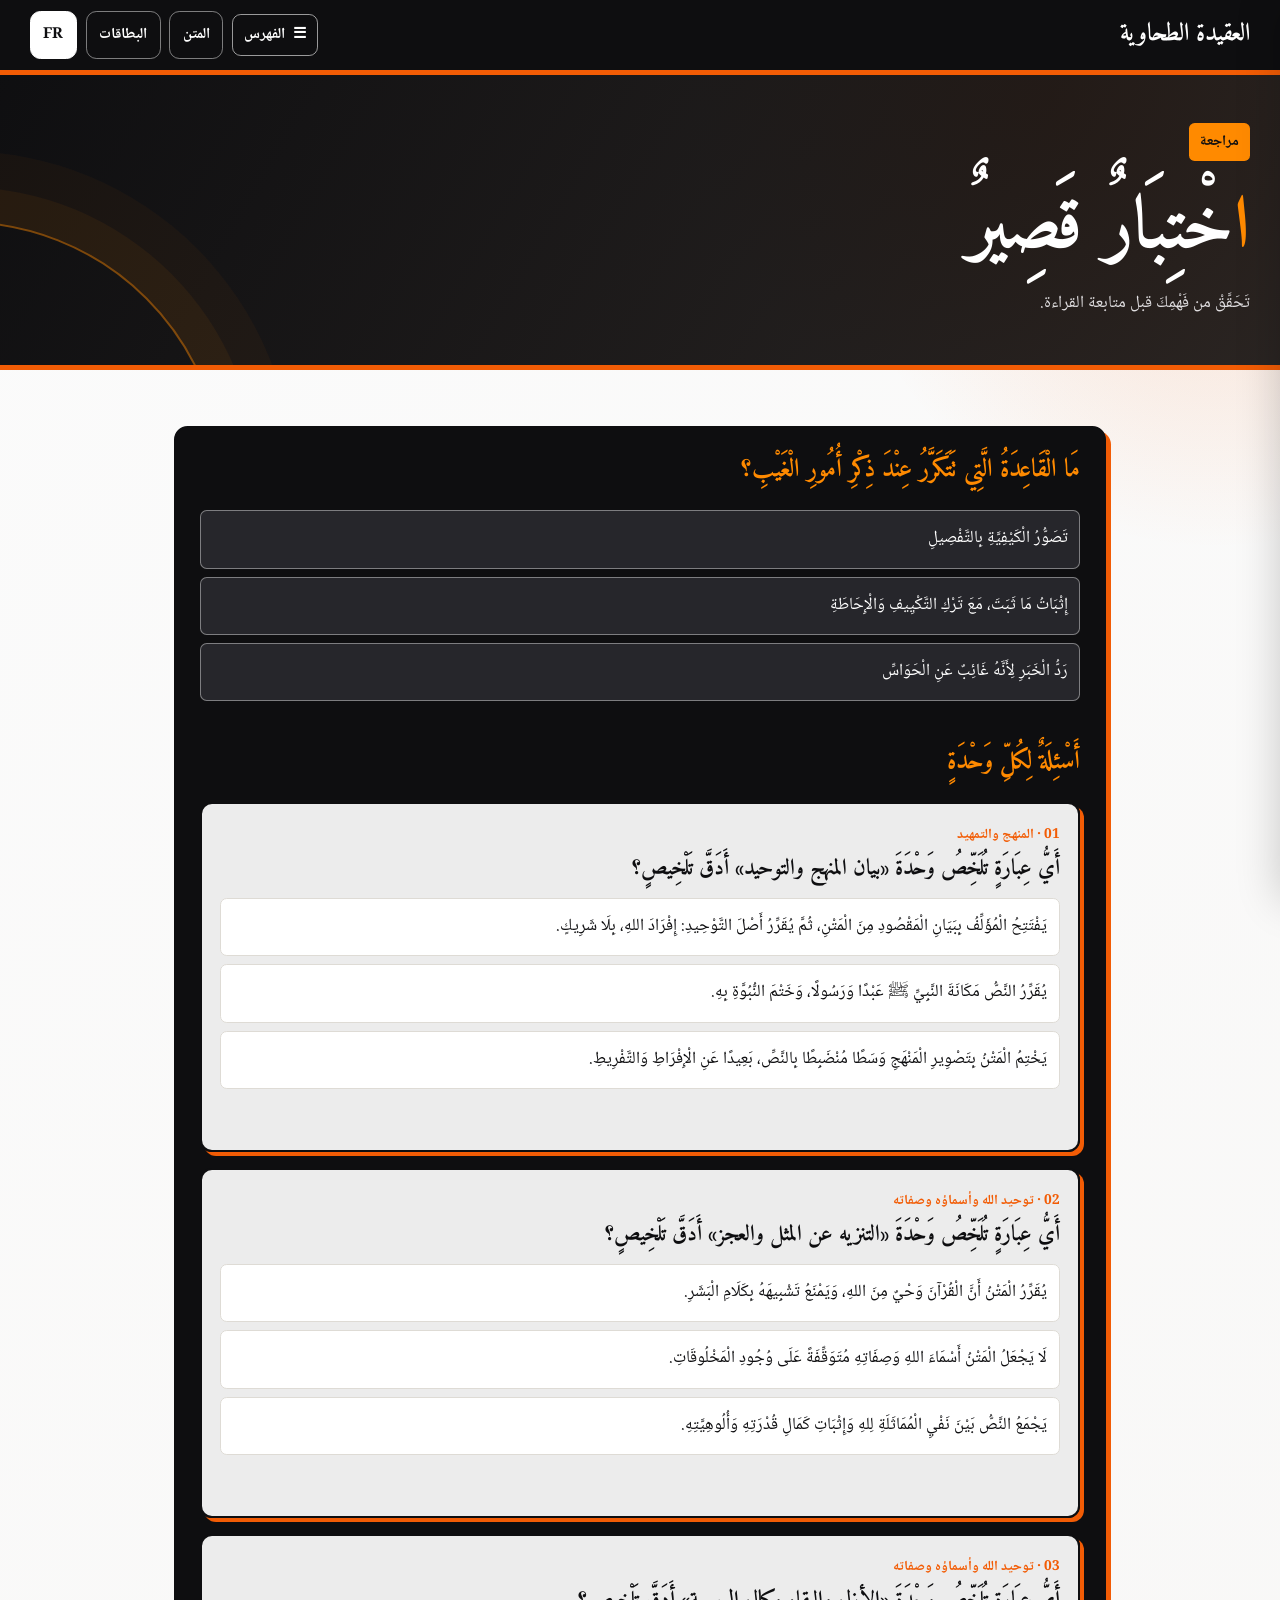
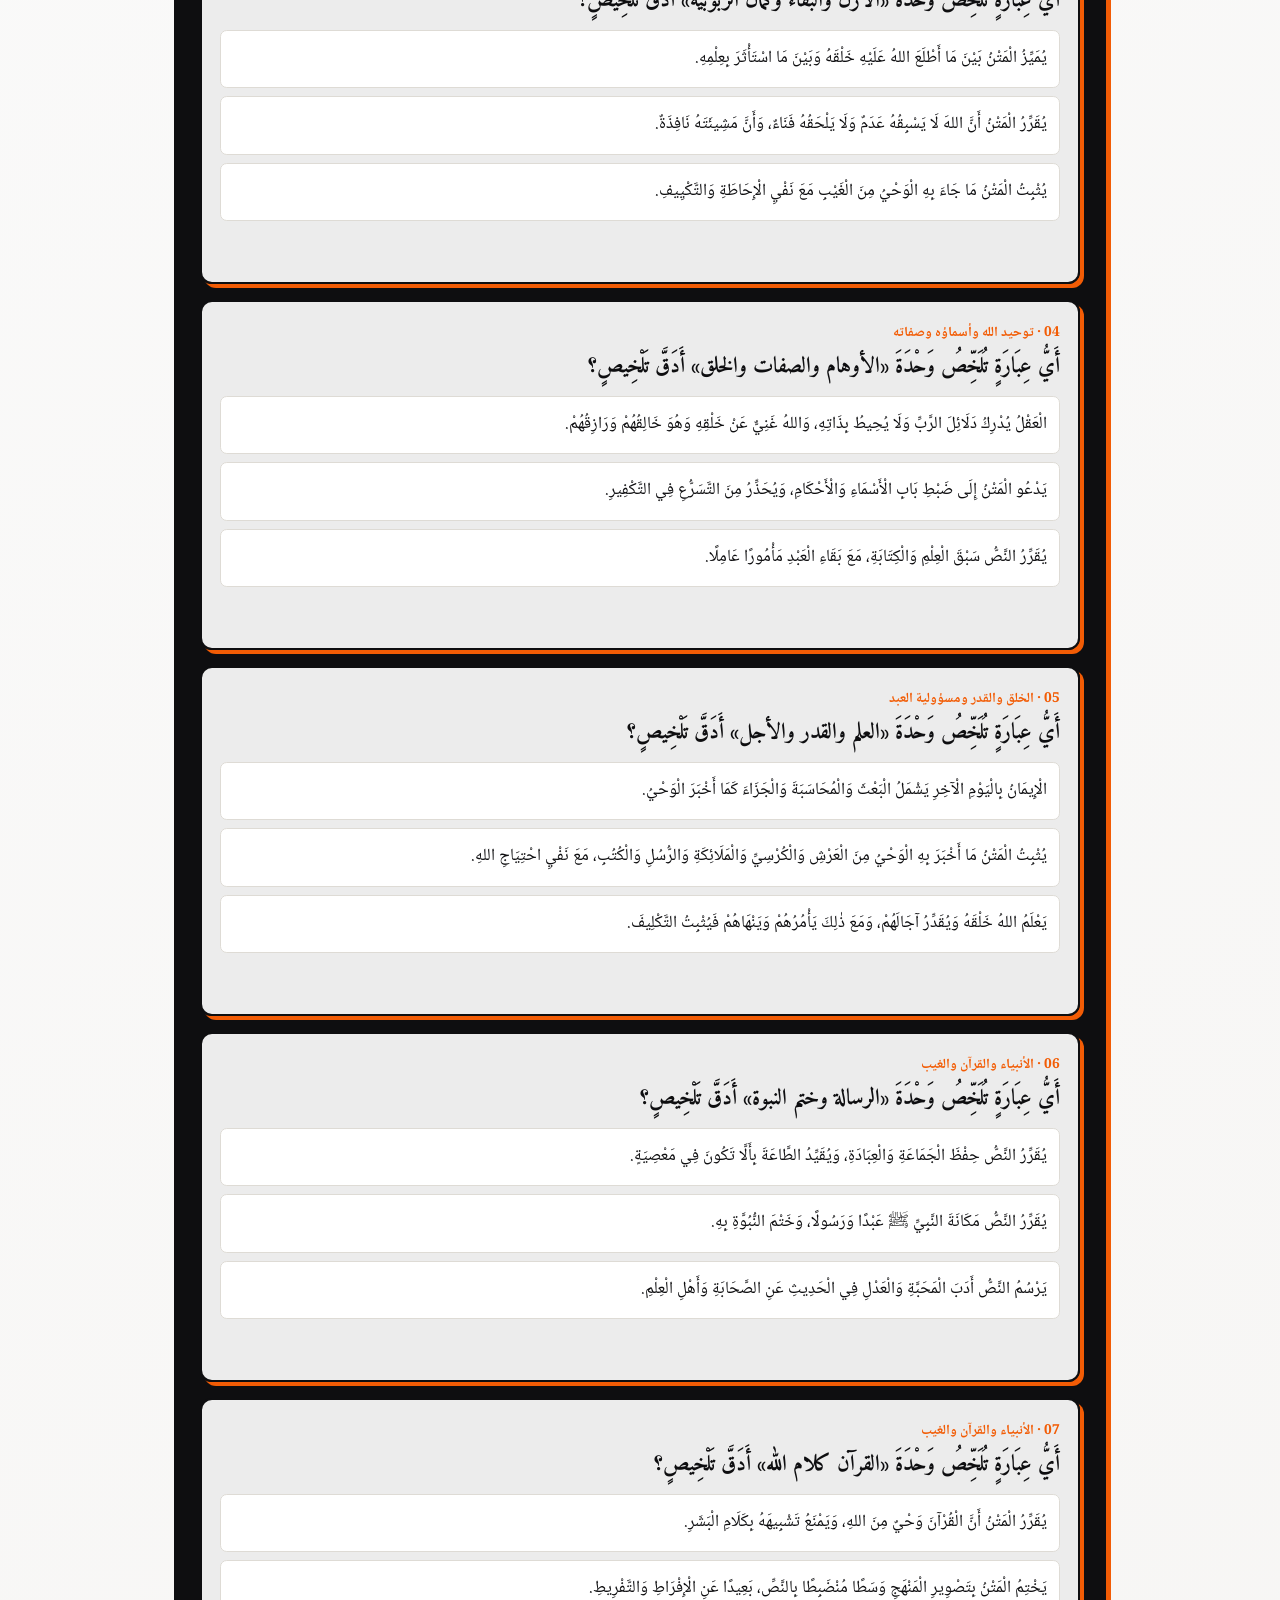
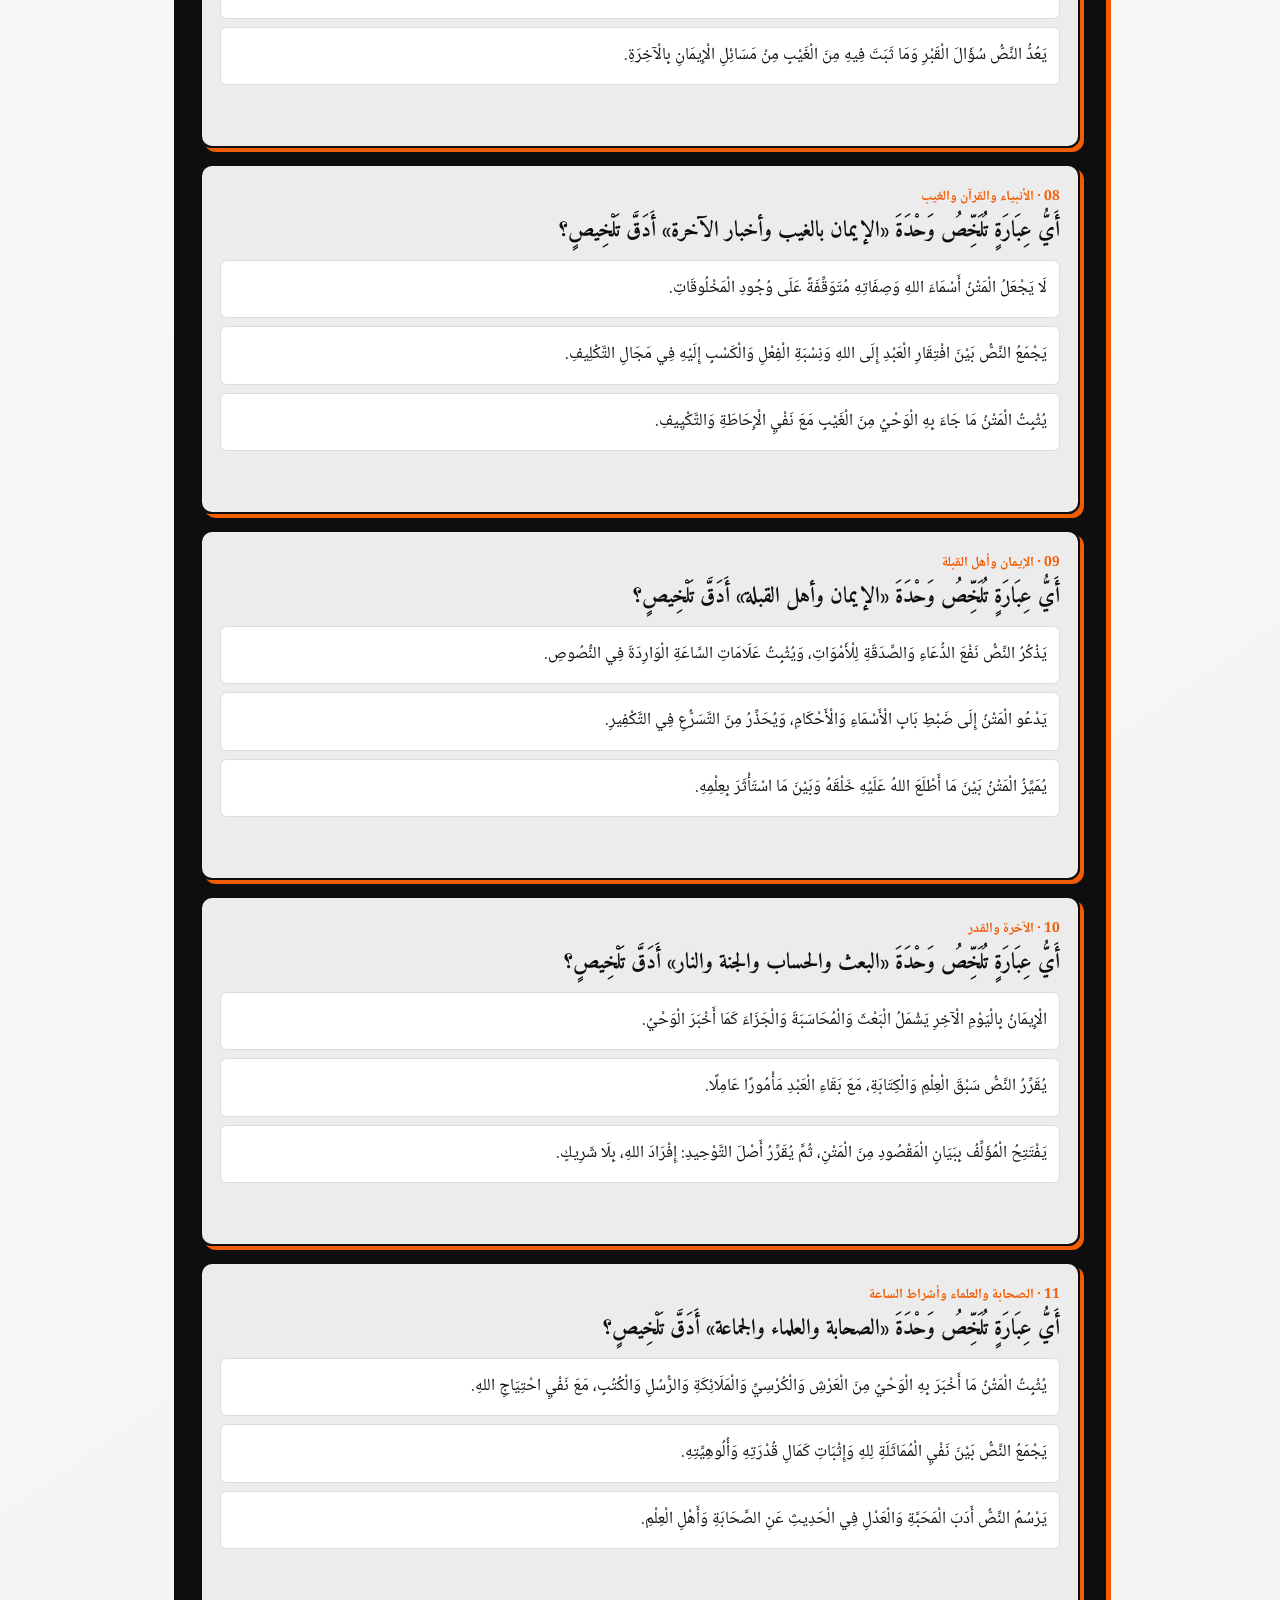
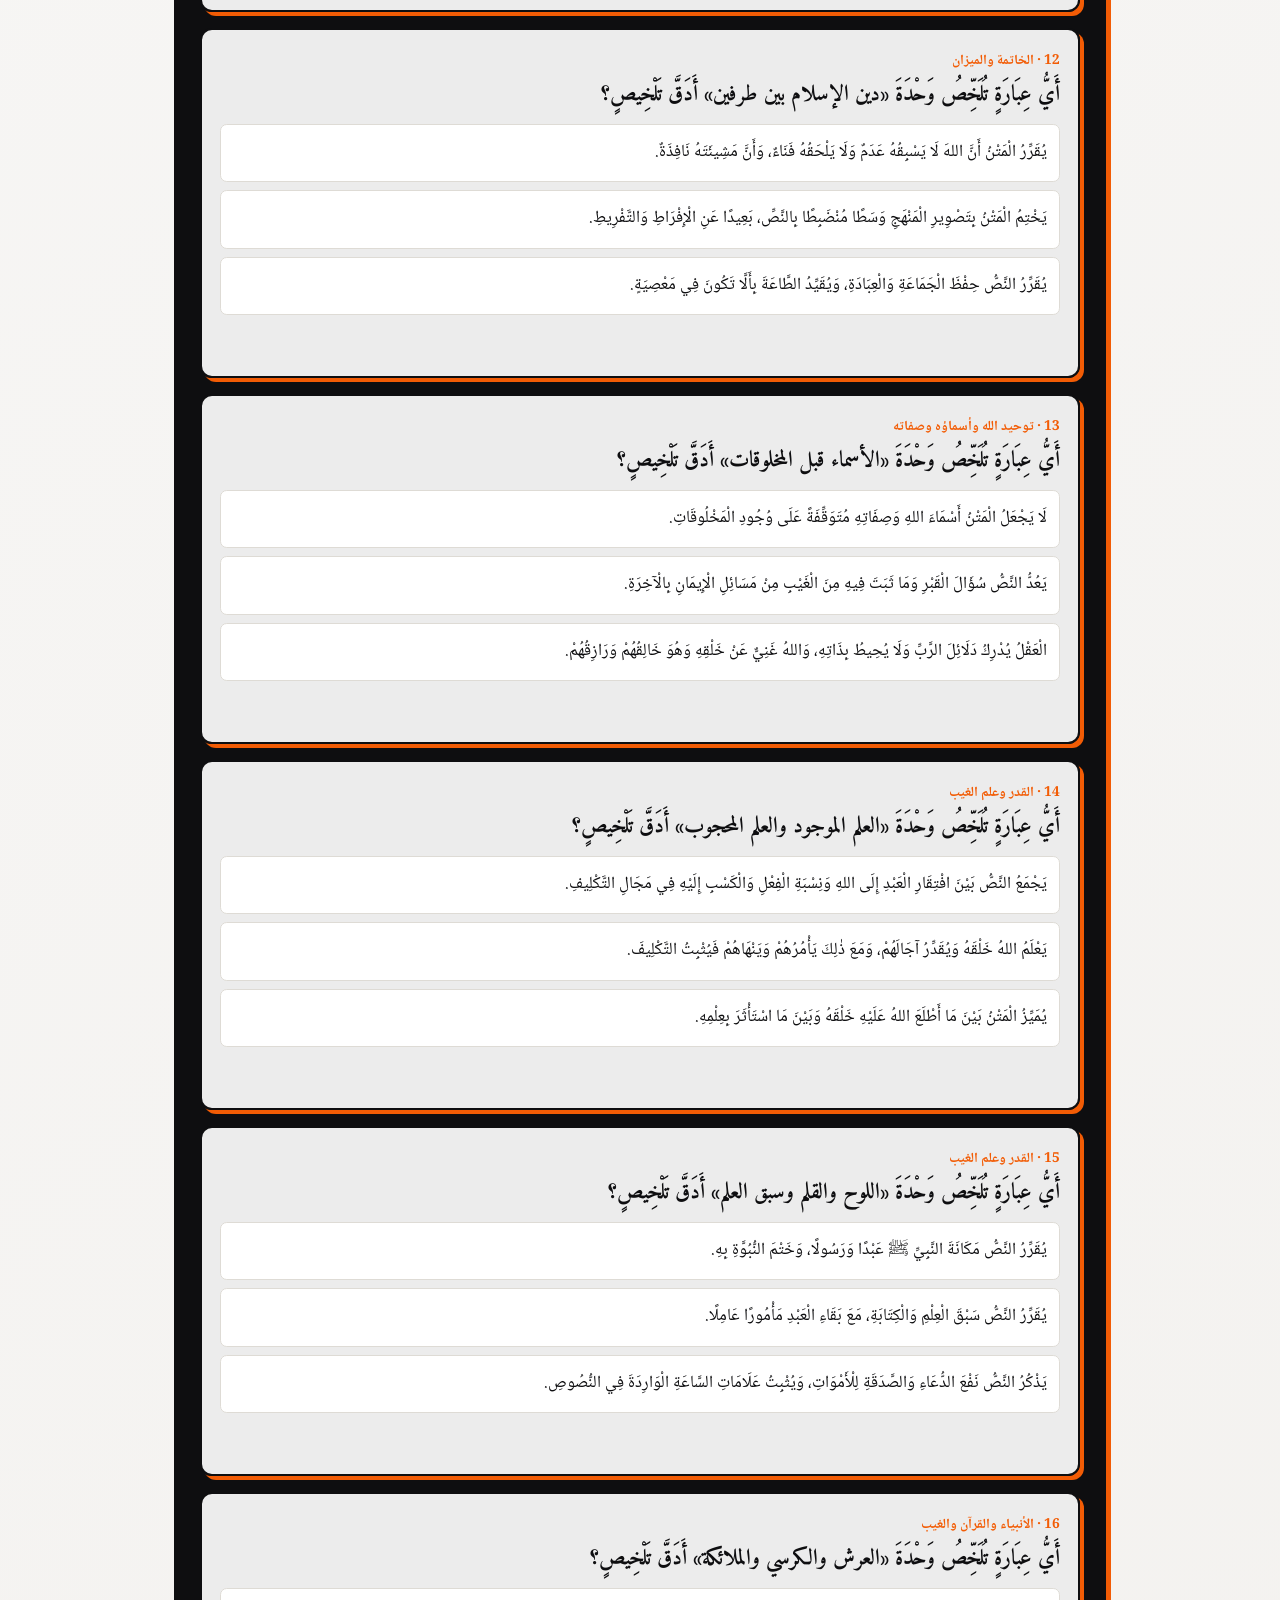
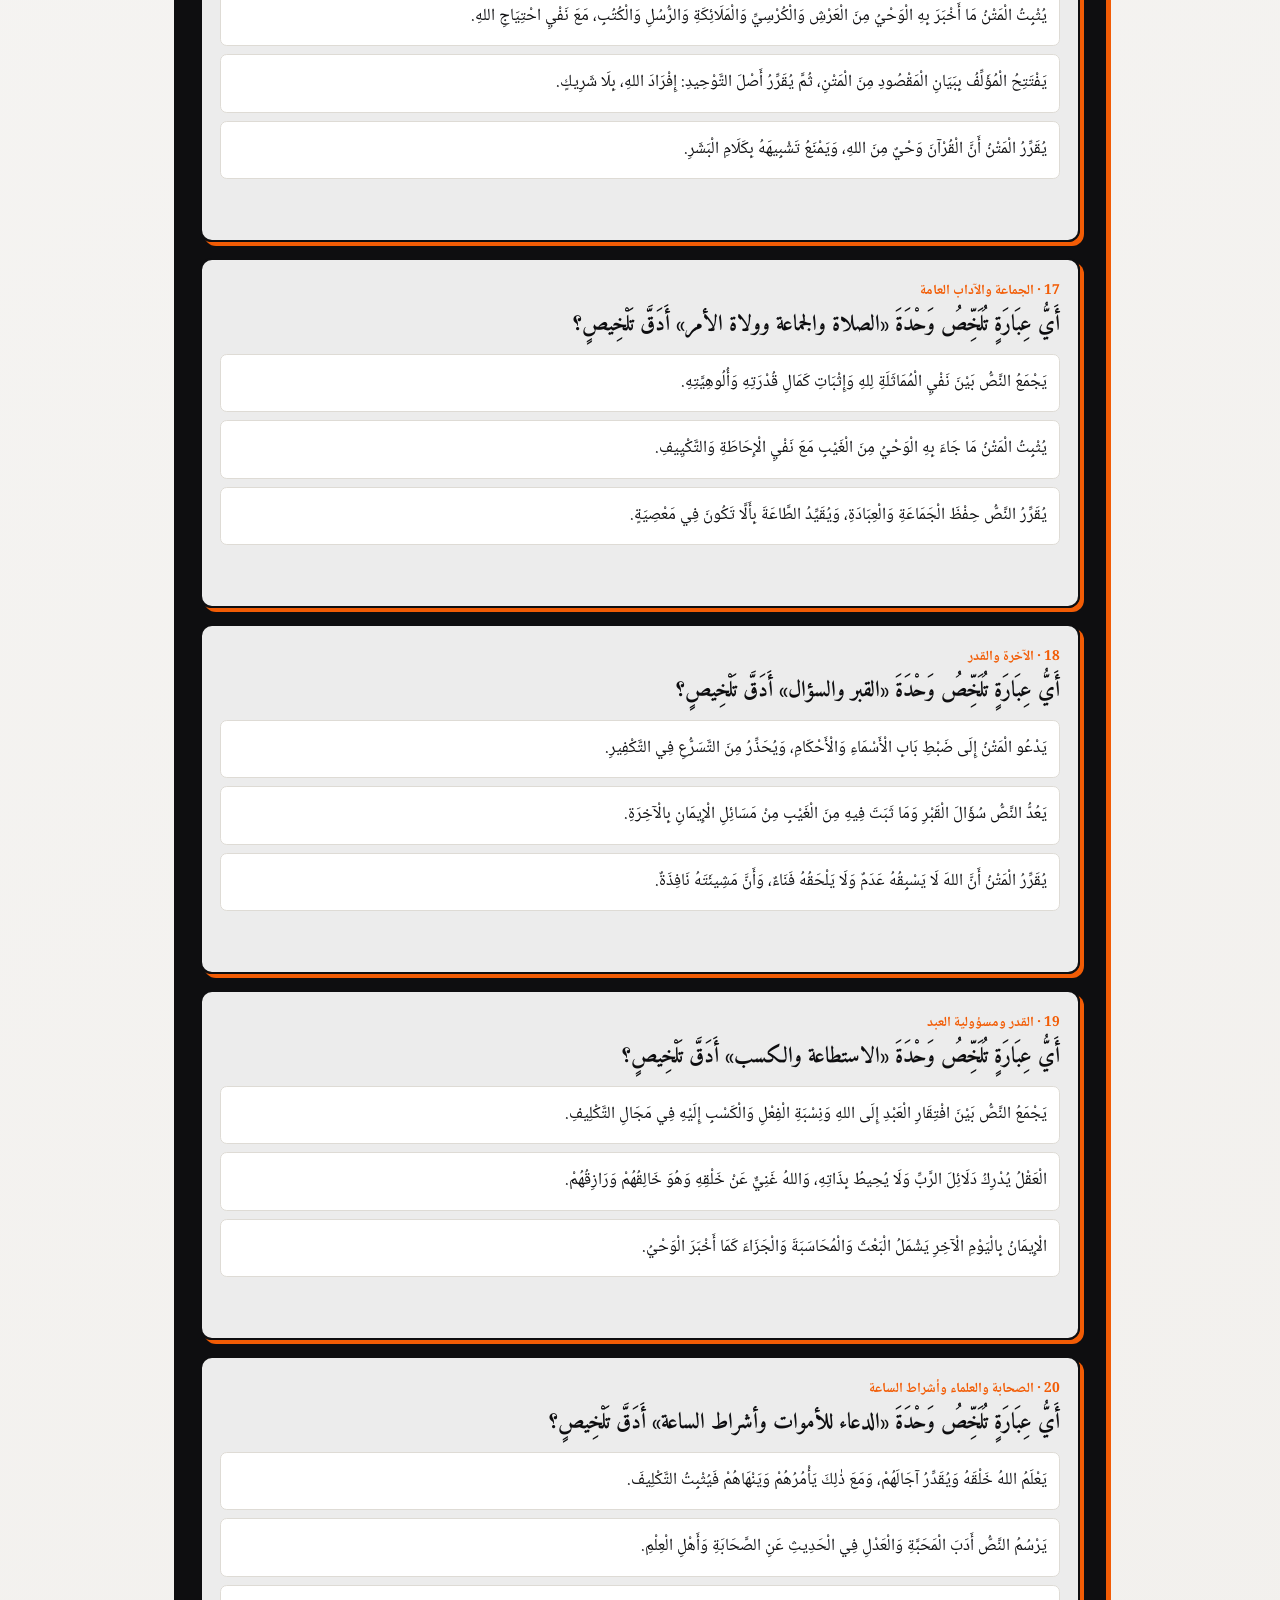
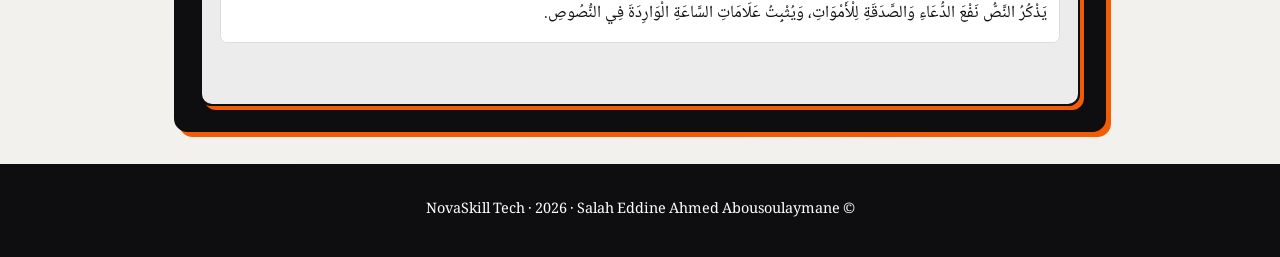
<file: ar/quiz.html>
<!doctype html>
<html lang="ar" dir="rtl"><head><meta charset="utf-8"><meta name="viewport" content="width=device-width, initial-scale=1"><meta name="description" content="اختبار مراجعة العقيدة الطحاوية."><title>اختبار قصير | العقيدة الطحاوية</title><link rel="stylesheet" href="../assets/site.css">    <link rel="canonical" href="https://al-aqidah-at-tahawiyyah.vercel.app/ar/quiz.html">
    <meta property="og:type" content="website">
    <meta property="og:site_name" content="Al-ʿAqîda at-Tahâwiyya | NovaSkill Tech">
    <meta property="og:locale" content="ar_AR">
    <meta property="og:title" content="اختبار قصير | العقيدة الطحاوية">
    <meta property="og:description" content="اختبار مراجعة العقيدة الطحاوية.">
    <meta property="og:url" content="https://al-aqidah-at-tahawiyyah.vercel.app/ar/quiz.html">
    <meta property="og:image" content="https://al-aqidah-at-tahawiyyah.vercel.app/assets/og-aqidah.png">
    <meta property="og:image:alt" content="العقيدة الطحاوية - مسار تعليمي">
    <meta name="twitter:card" content="summary_large_image">
    <meta name="twitter:title" content="اختبار قصير | العقيدة الطحاوية">
    <meta name="twitter:description" content="اختبار مراجعة العقيدة الطحاوية.">
    <meta name="twitter:image" content="https://al-aqidah-at-tahawiyyah.vercel.app/assets/og-aqidah.png">
    <meta name="twitter:image:alt" content="العقيدة الطحاوية - مسار تعليمي">
  </head>
<body class="study-page" data-page="quiz"><header class="site-header"><a class="site-brand" href="../">العقيدة الطحاوية</a><div class="header-actions"><button class="menu-toggle" type="button" data-menu-toggle aria-controls="study-menu" aria-expanded="false" aria-label="فتح الفهرس">☰ <span class="menu-label">الفهرس</span></button><nav class="site-nav"><a href="index.html">المتن</a><a href="cards.html">البطاقات</a><a class="locale-link" href="../fr/quiz.html" lang="fr">FR</a></nav></div></header><div class="menu-backdrop" data-menu-backdrop aria-hidden="true"></div><aside class="toc study-drawer" id="study-menu" aria-hidden="true"><div class="drawer-heading"><h2>الْفِهْرِسُ</h2><button class="drawer-close" type="button" data-menu-close aria-label="إغلاق">×</button></div><div class="drawer-scroll"><nav class="drawer-rubrics"><a href="../">الصفحة الرئيسية</a><a href="presentation.html">تقديم الدراسة</a><a href="index.html">المتن والشرح</a><a href="quiz.html">الاختبار القصير</a><a href="cards.html">بطاقات المراجعة</a><a href="glossary.html">قاموس المصطلحات</a><a href="../fr/quiz.html" lang="fr">Édition française</a></nav><div class="drawer-lessons"><h3>دروس المتن</h3><nav data-toc></nav></div></div></aside><section class="study-hero"><div class="study-hero-inner"><p class="eyebrow">مراجعة</p><h1>اخْتِبَارٌ قَصِيرٌ</h1><p>تَحَقَّقْ من فَهْمِكَ قبل متابعة القراءة.</p></div></section><main class="study-grid"><section class="quiz"><h2>مَا الْقَاعِدَةُ الَّتِي تَتَكَرَّرُ عِنْدَ ذِكْرِ أُمُورِ الْغَيْبِ؟</h2><div class="quiz-options"><button class="quiz-option" data-answer="false">تَصَوُّرُ الْكَيْفِيَّةِ بِالتَّفْصِيلِ</button><button class="quiz-option" data-answer="true" data-correct="صَحِيحٌ: يُثْبَتُ الْخَبَرُ الْوَارِدُ، مَعَ نَفْيِ الْإِحَاطَةِ وَالتَّكْيِيفِ." data-wrong="رَاجِعْ وَحْدَةَ الْإِيمَانِ بِالْغَيْبِ وَأَخْبَارِ الْآخِرَةِ.">إِثْبَاتُ مَا ثَبَتَ، مَعَ تَرْكِ التَّكْيِيفِ وَالْإِحَاطَةِ</button><button class="quiz-option" data-answer="false">رَدُّ الْخَبَرِ لِأَنَّهُ غَائِبٌ عَنِ الْحَوَاسِّ</button></div><p class="quiz-feedback" aria-live="polite"></p></section></main><footer>© NovaSkill Tech · 2026 · Salah Eddine Ahmed Abousoulaymane</footer><script src="../assets/content-ar.js"></script><script src="../assets/vocalized-ar.js"></script><script src="../assets/app.js"></script><script src="../assets/effects.js"></script></body></html>
</file>
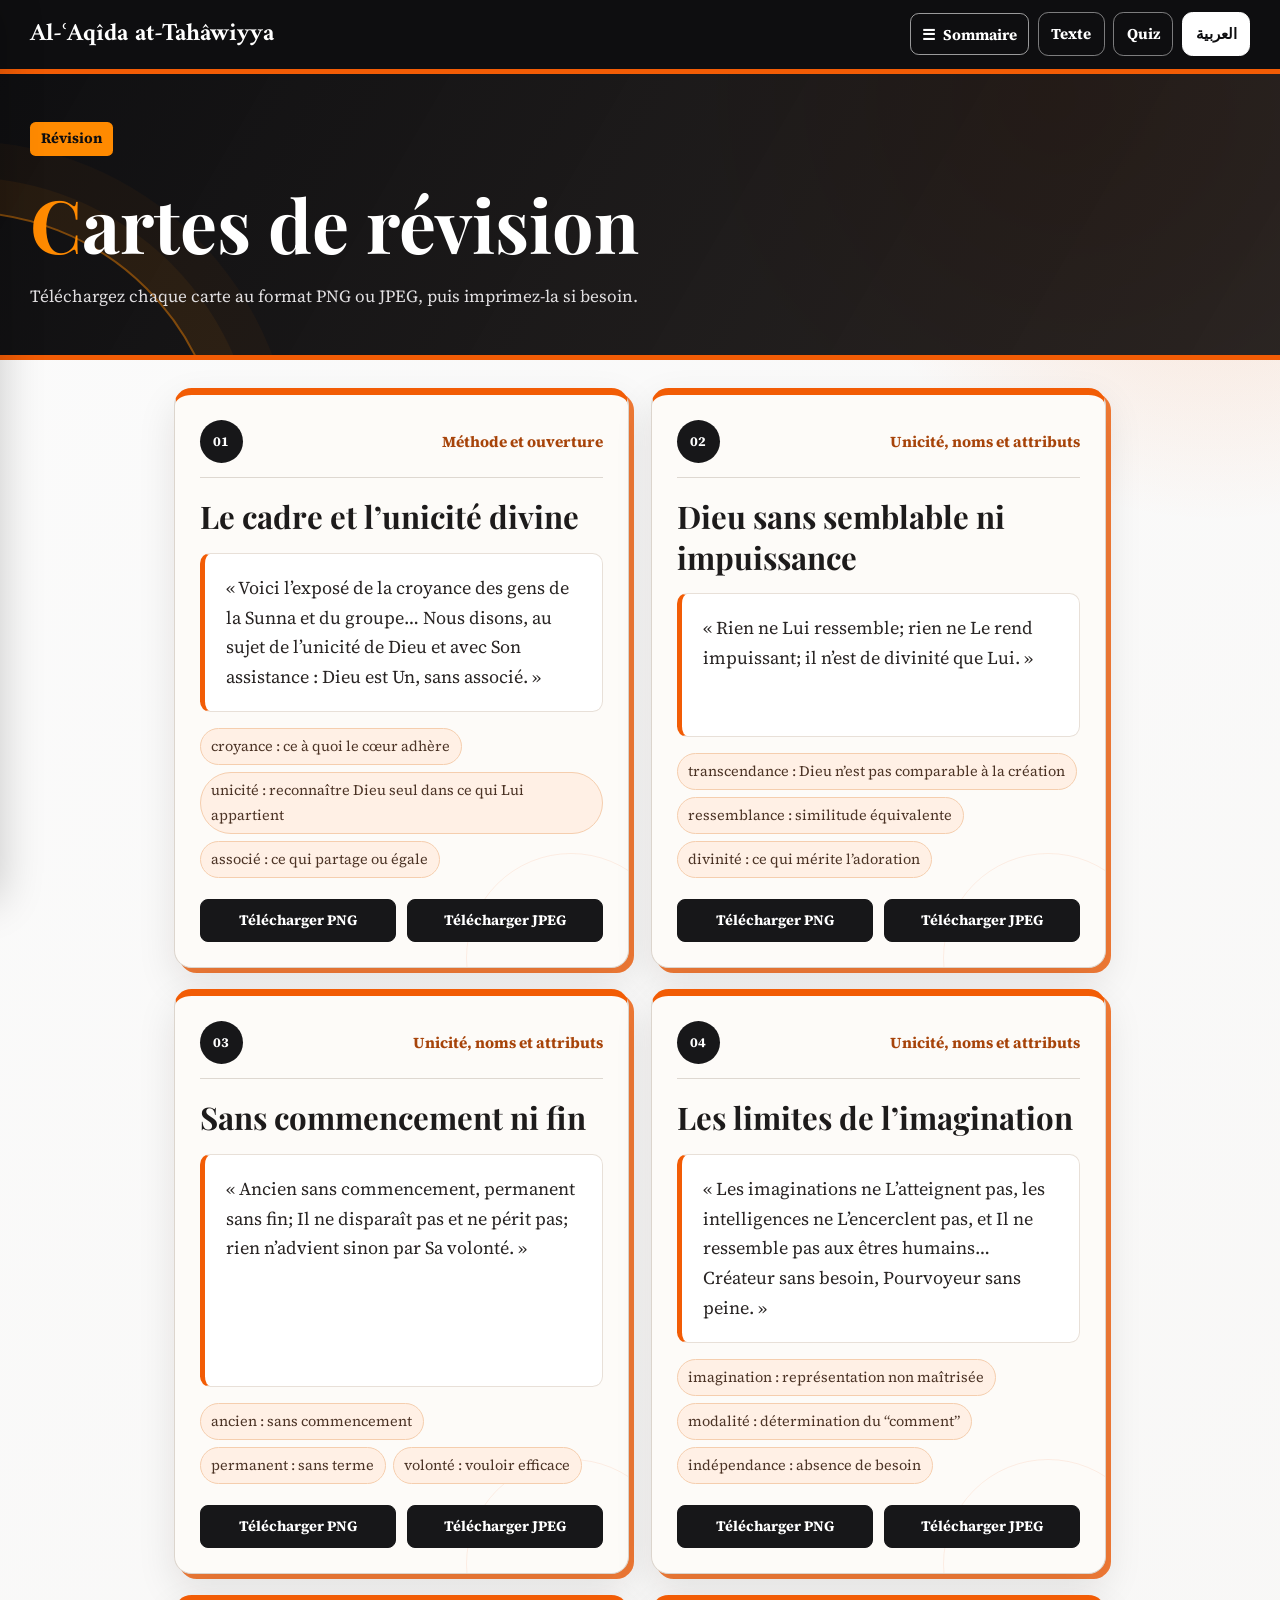
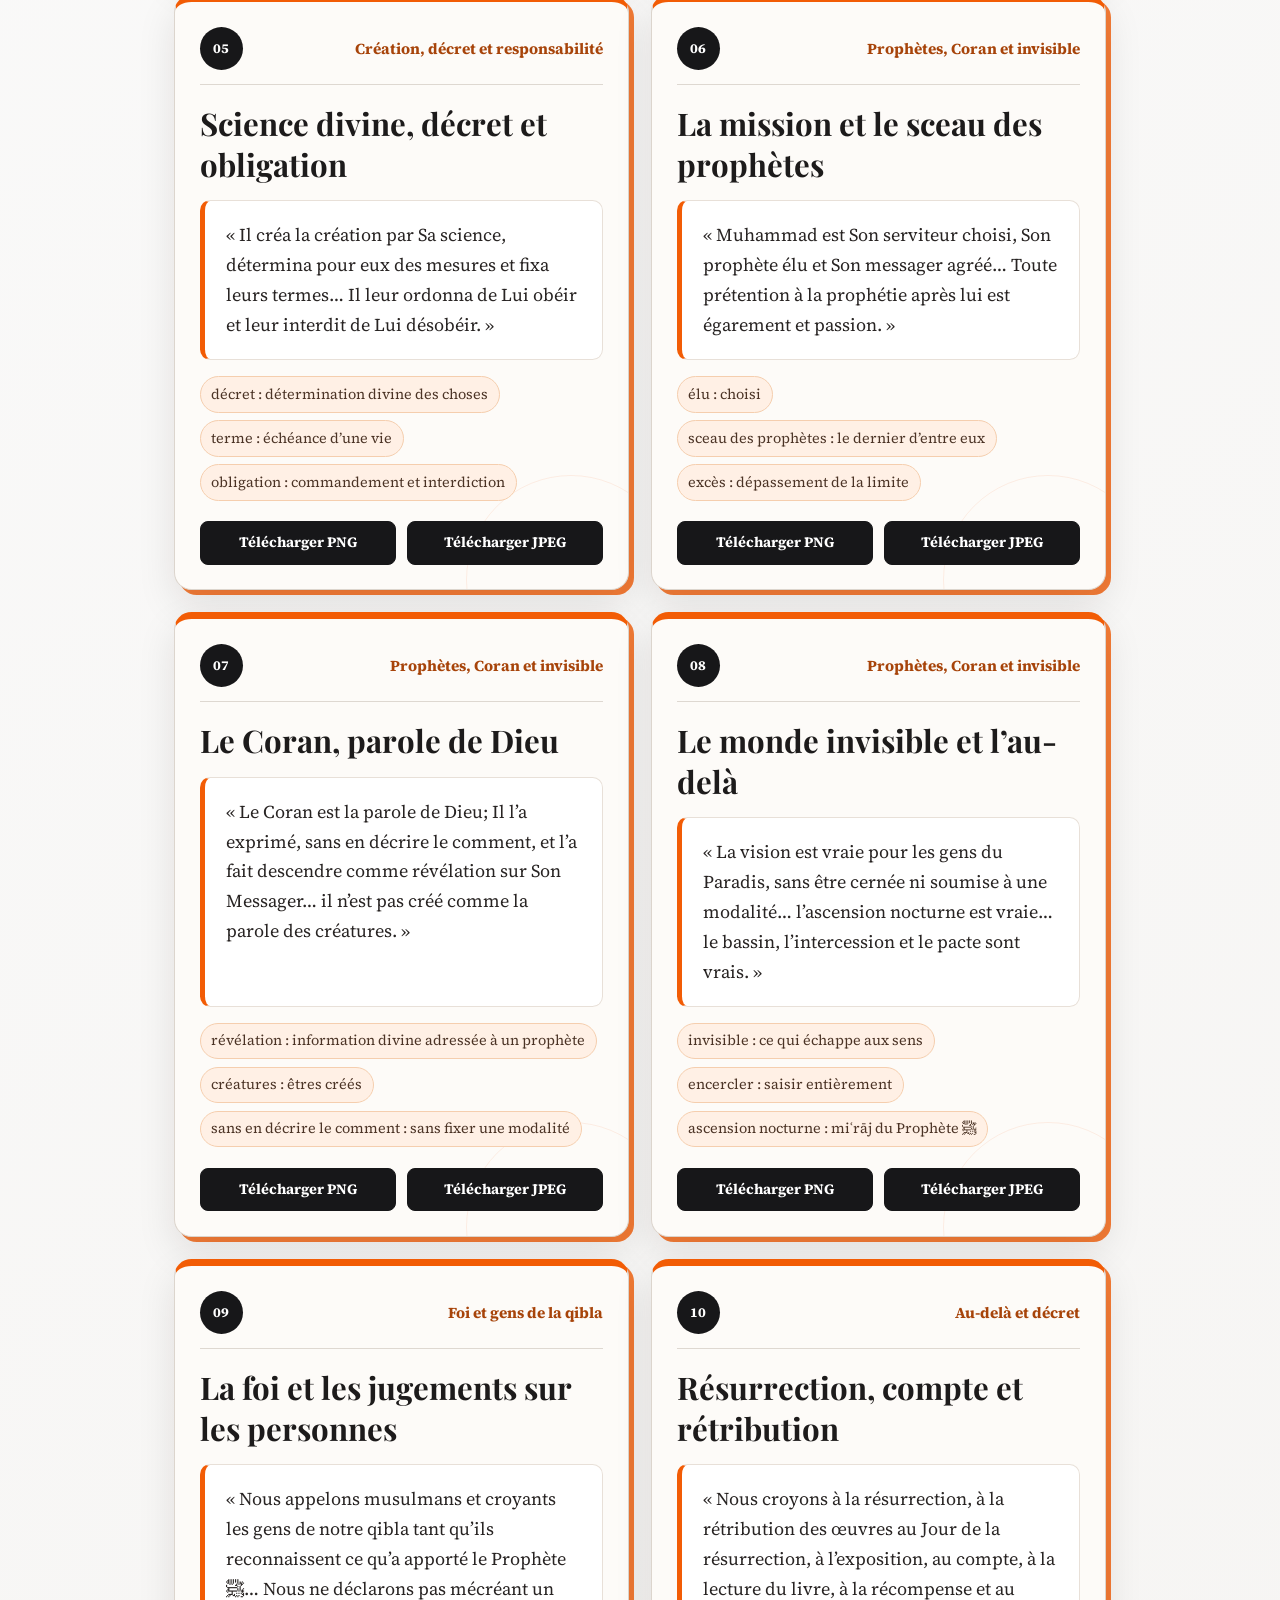
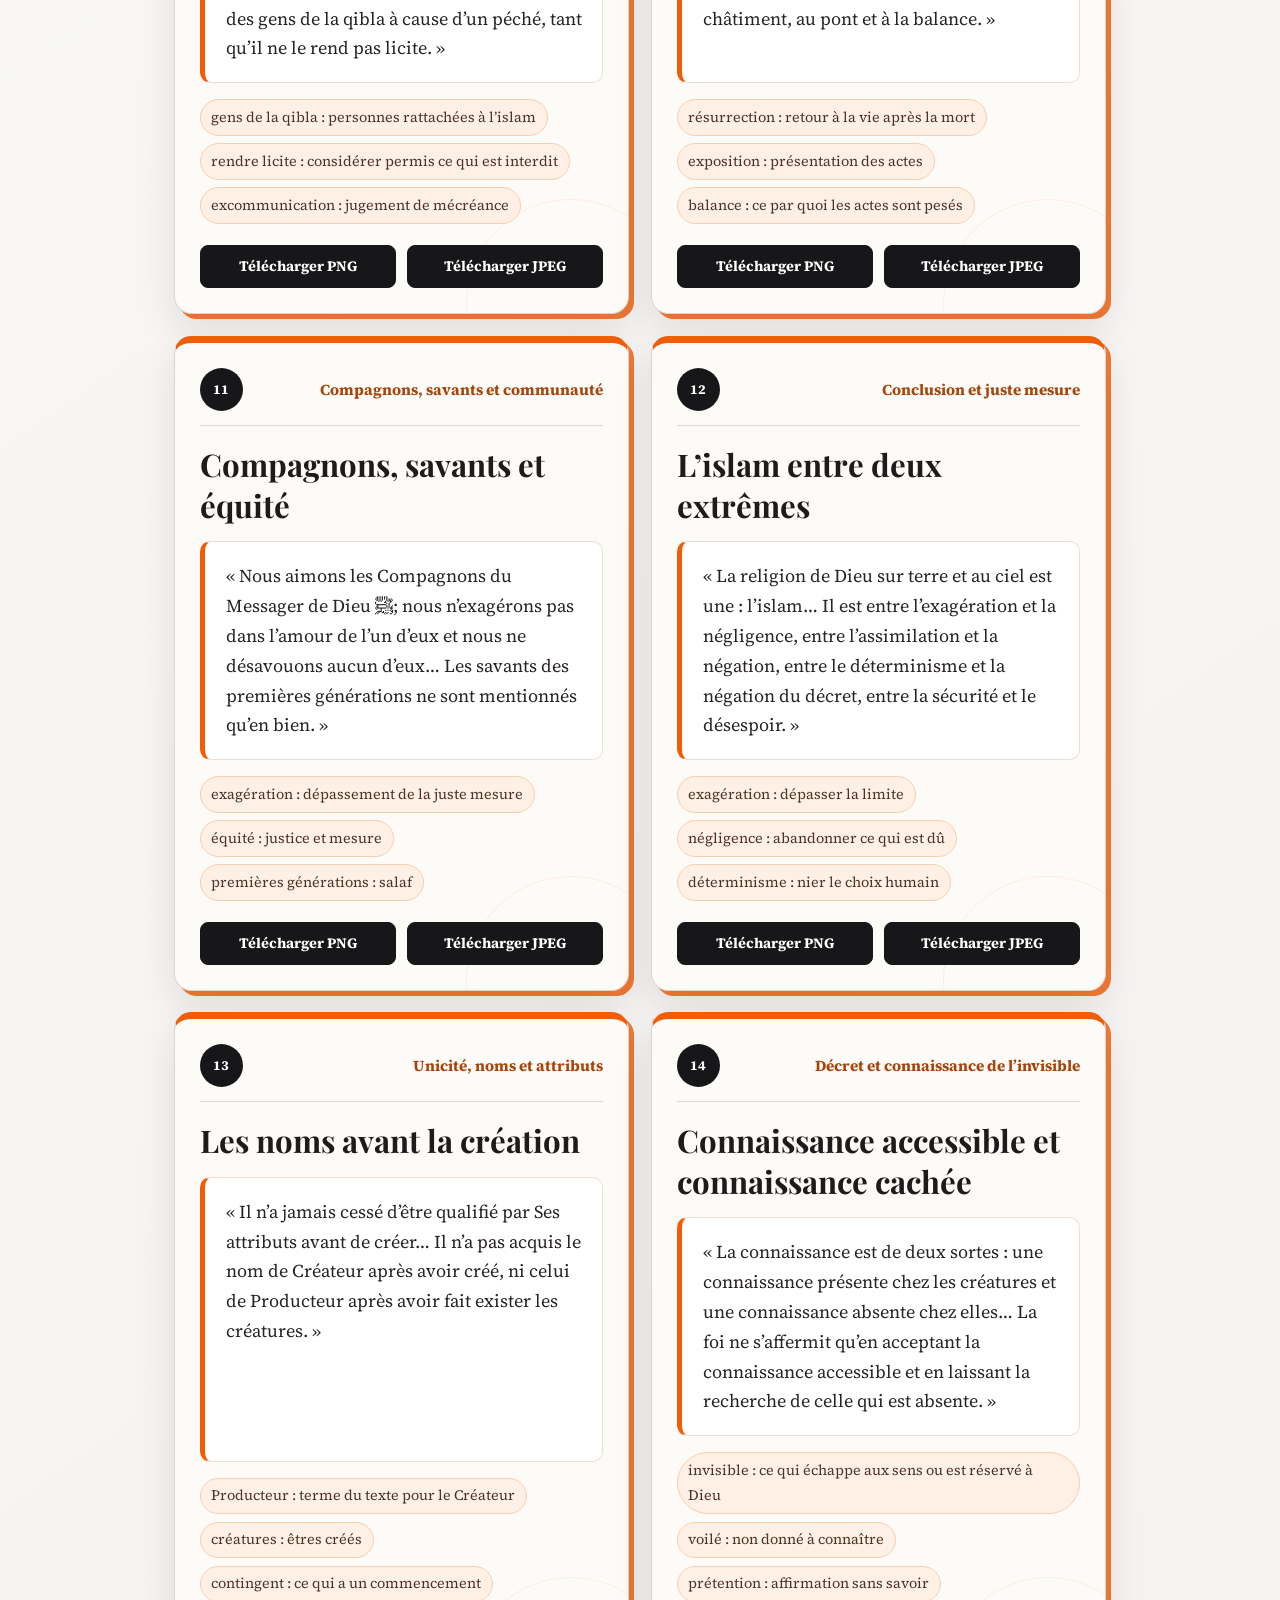
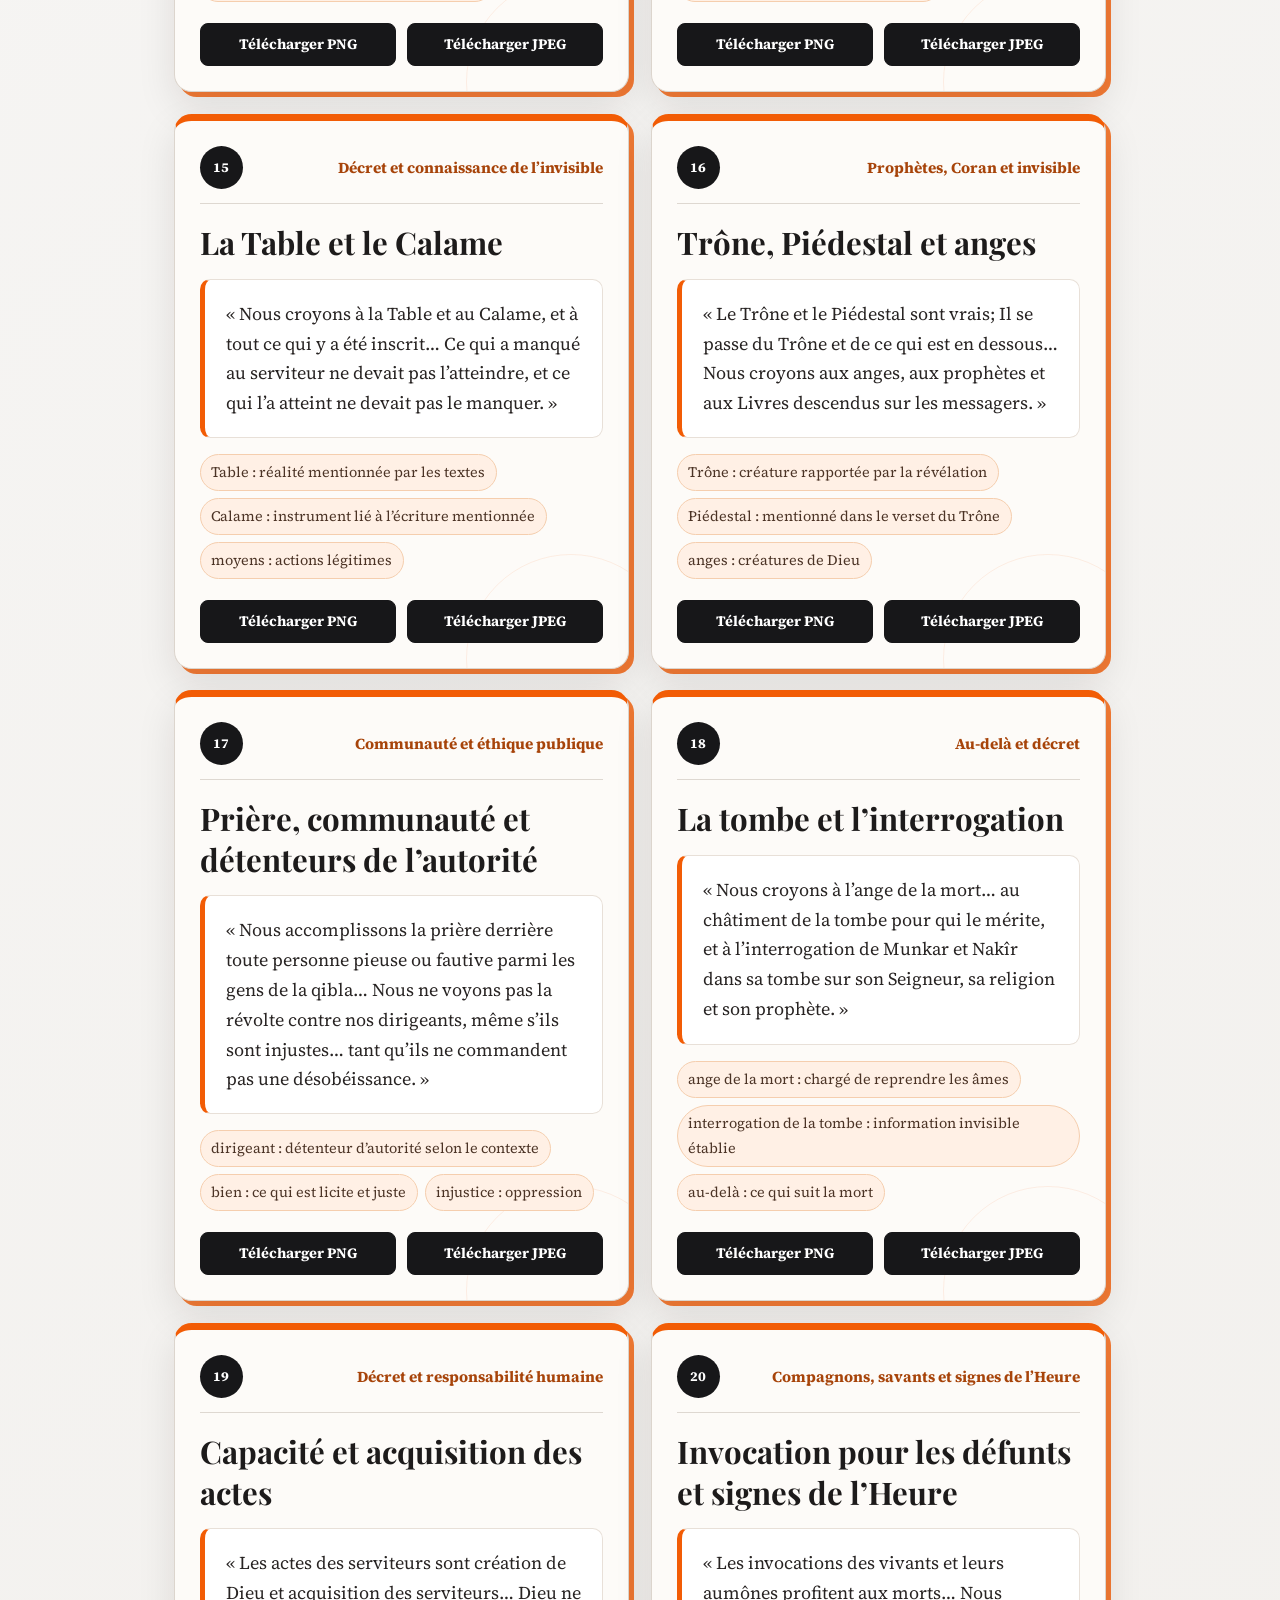
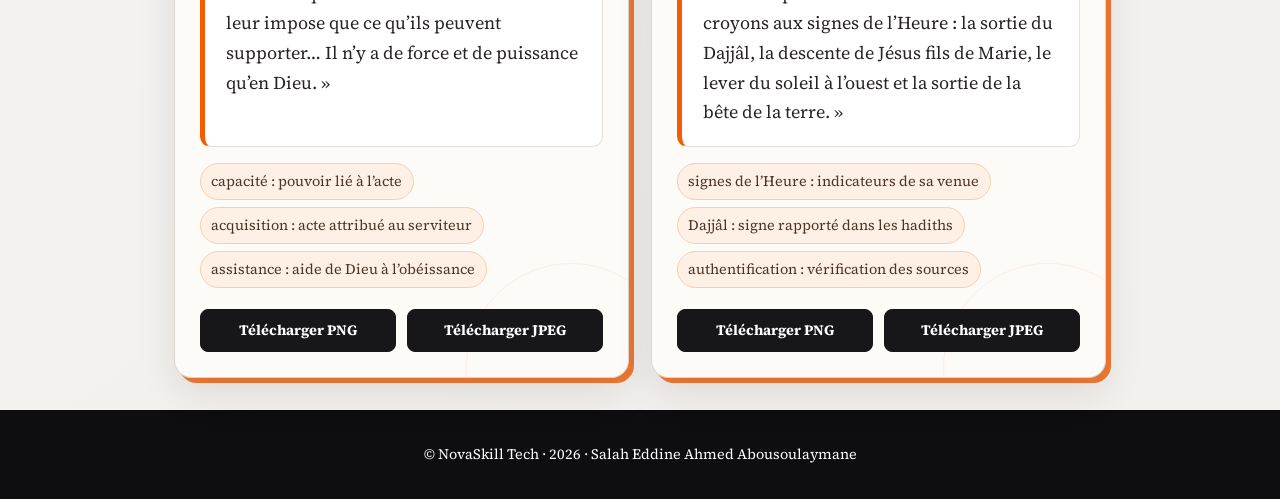
<file: fr/cards.html>
<!doctype html>
<html lang="fr" dir="ltr"><head><meta charset="utf-8"><meta name="viewport" content="width=device-width, initial-scale=1"><meta name="description" content="Cartes de révision de l’Aqîda at-Tahâwiyya."><title>Cartes de révision | Al-ʿAqîda at-Tahâwiyya</title><link rel="stylesheet" href="../assets/site.css">    <link rel="canonical" href="https://al-aqidah-at-tahawiyyah.vercel.app/fr/cards.html">
    <meta property="og:type" content="website">
    <meta property="og:site_name" content="Al-ʿAqîda at-Tahâwiyya | NovaSkill Tech">
    <meta property="og:locale" content="fr_FR">
    <meta property="og:title" content="Cartes de révision | Al-ʿAqîda at-Tahâwiyya">
    <meta property="og:description" content="Cartes de révision de l’Aqîda at-Tahâwiyya.">
    <meta property="og:url" content="https://al-aqidah-at-tahawiyyah.vercel.app/fr/cards.html">
    <meta property="og:image" content="https://al-aqidah-at-tahawiyyah.vercel.app/assets/og-aqidah.png">
    <meta property="og:image:alt" content="Al Aqida at Tahawiyya - parcours d etude">
    <meta name="twitter:card" content="summary_large_image">
    <meta name="twitter:title" content="Cartes de révision | Al-ʿAqîda at-Tahâwiyya">
    <meta name="twitter:description" content="Cartes de révision de l’Aqîda at-Tahâwiyya.">
    <meta name="twitter:image" content="https://al-aqidah-at-tahawiyyah.vercel.app/assets/og-aqidah.png">
    <meta name="twitter:image:alt" content="Al Aqida at Tahawiyya - parcours d etude">
  </head>
<body class="study-page" data-page="cards"><header class="site-header"><a class="site-brand" href="../">Al-ʿAqîda at-Tahâwiyya</a><div class="header-actions"><button class="menu-toggle" type="button" data-menu-toggle aria-controls="study-menu" aria-expanded="false" aria-label="Ouvrir le sommaire">☰ <span class="menu-label">Sommaire</span></button><nav class="site-nav"><a href="index.html">Texte</a><a href="quiz.html">Quiz</a><a class="locale-link" href="../ar/cards.html" lang="ar">العربية</a></nav></div></header><div class="menu-backdrop" data-menu-backdrop aria-hidden="true"></div><aside class="toc study-drawer" id="study-menu" aria-hidden="true"><div class="drawer-heading"><h2>Sommaire</h2><button class="drawer-close" type="button" data-menu-close aria-label="Fermer">×</button></div><div class="drawer-scroll"><nav class="drawer-rubrics"><a href="../">Accueil</a><a href="presentation.html">Présentation</a><a href="index.html">Texte et explications</a><a href="quiz.html">Quiz</a><a href="cards.html">Cartes de révision</a><a href="glossary.html">Glossaire</a><a href="../ar/cards.html" lang="ar">النسخة العربية</a></nav><div class="drawer-lessons"><h3>Leçons du texte</h3><nav data-toc></nav></div></div></aside><section class="study-hero"><div class="study-hero-inner"><p class="eyebrow">Révision</p><h1>Cartes de révision</h1><p>Téléchargez chaque carte au format PNG ou JPEG, puis imprimez-la si besoin.</p></div></section><main class="study-grid"><section class="standalone-tools"><div class="cards-grid" data-cards></div></section></main><footer>© NovaSkill Tech · 2026 · Salah Eddine Ahmed Abousoulaymane</footer><script src="../assets/content-fr.js"></script><script src="../assets/app.js"></script><script src="../assets/effects.js"></script></body></html>
</file>
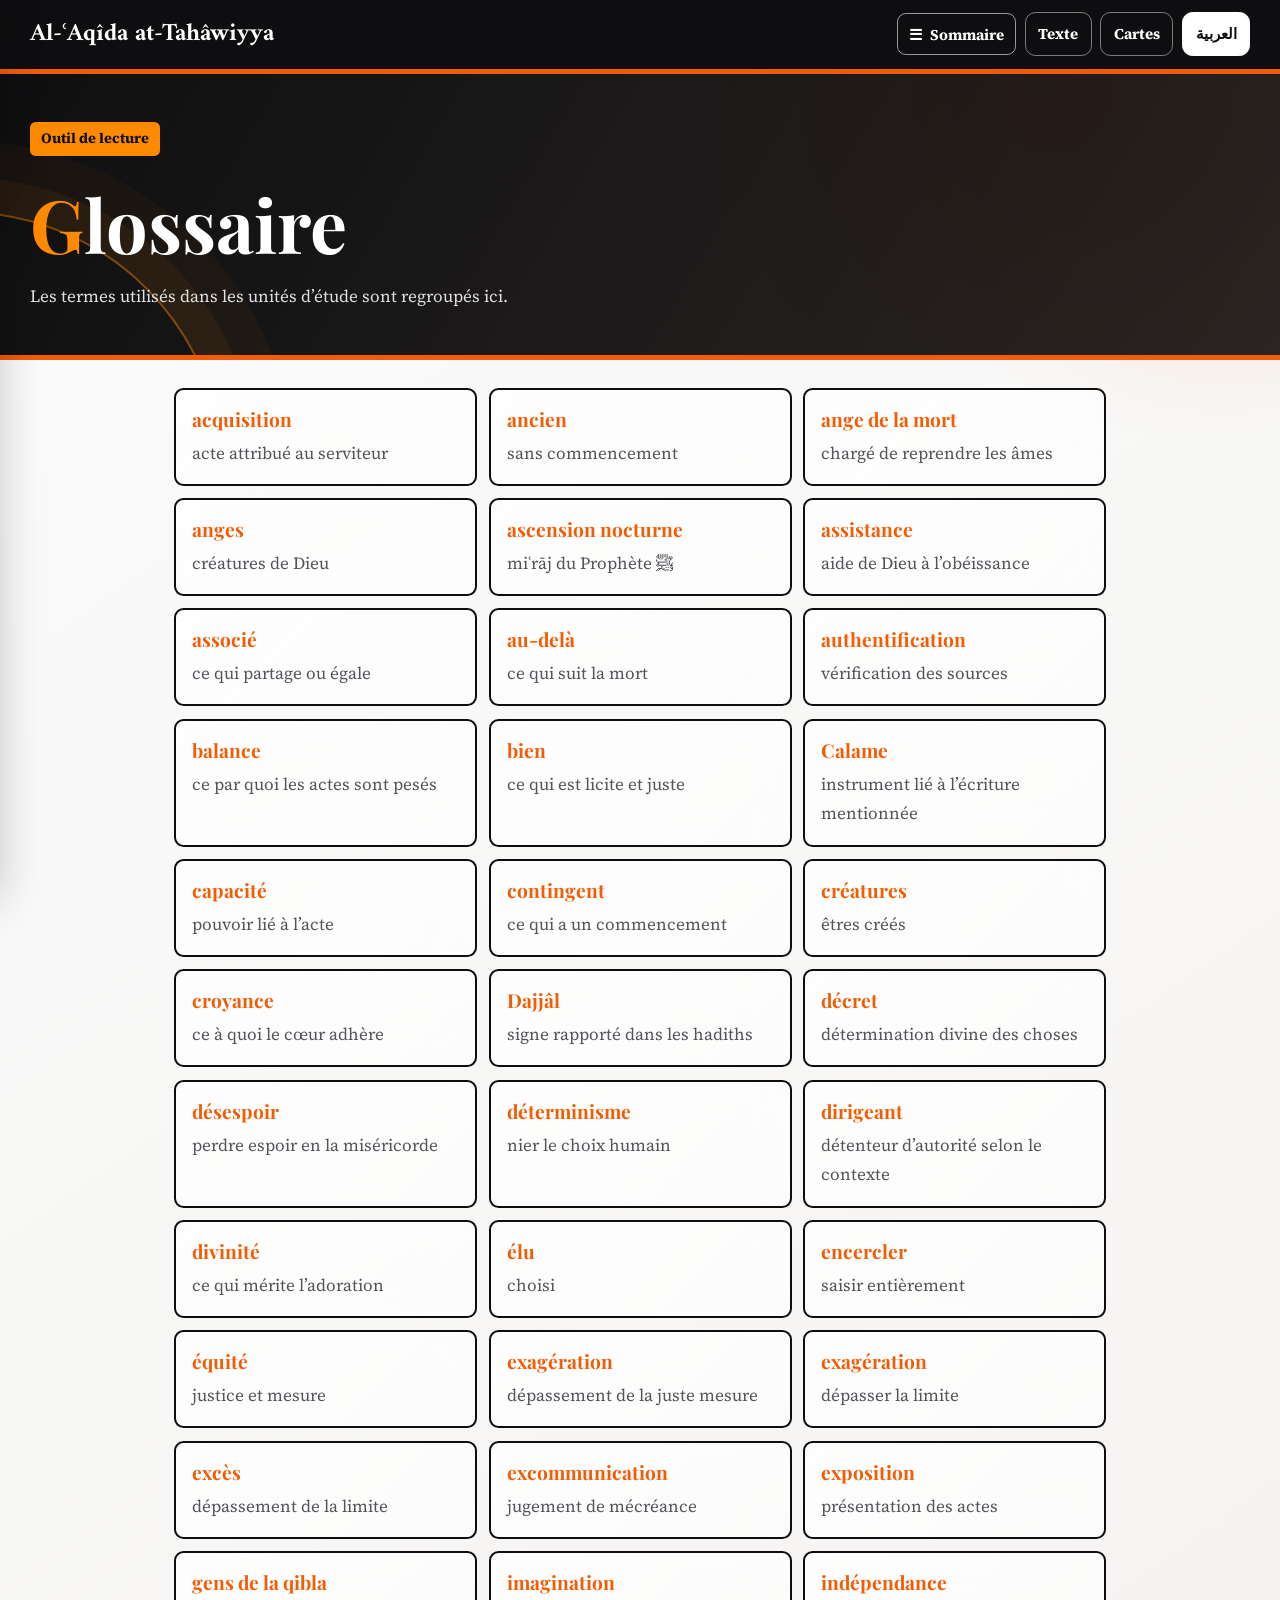
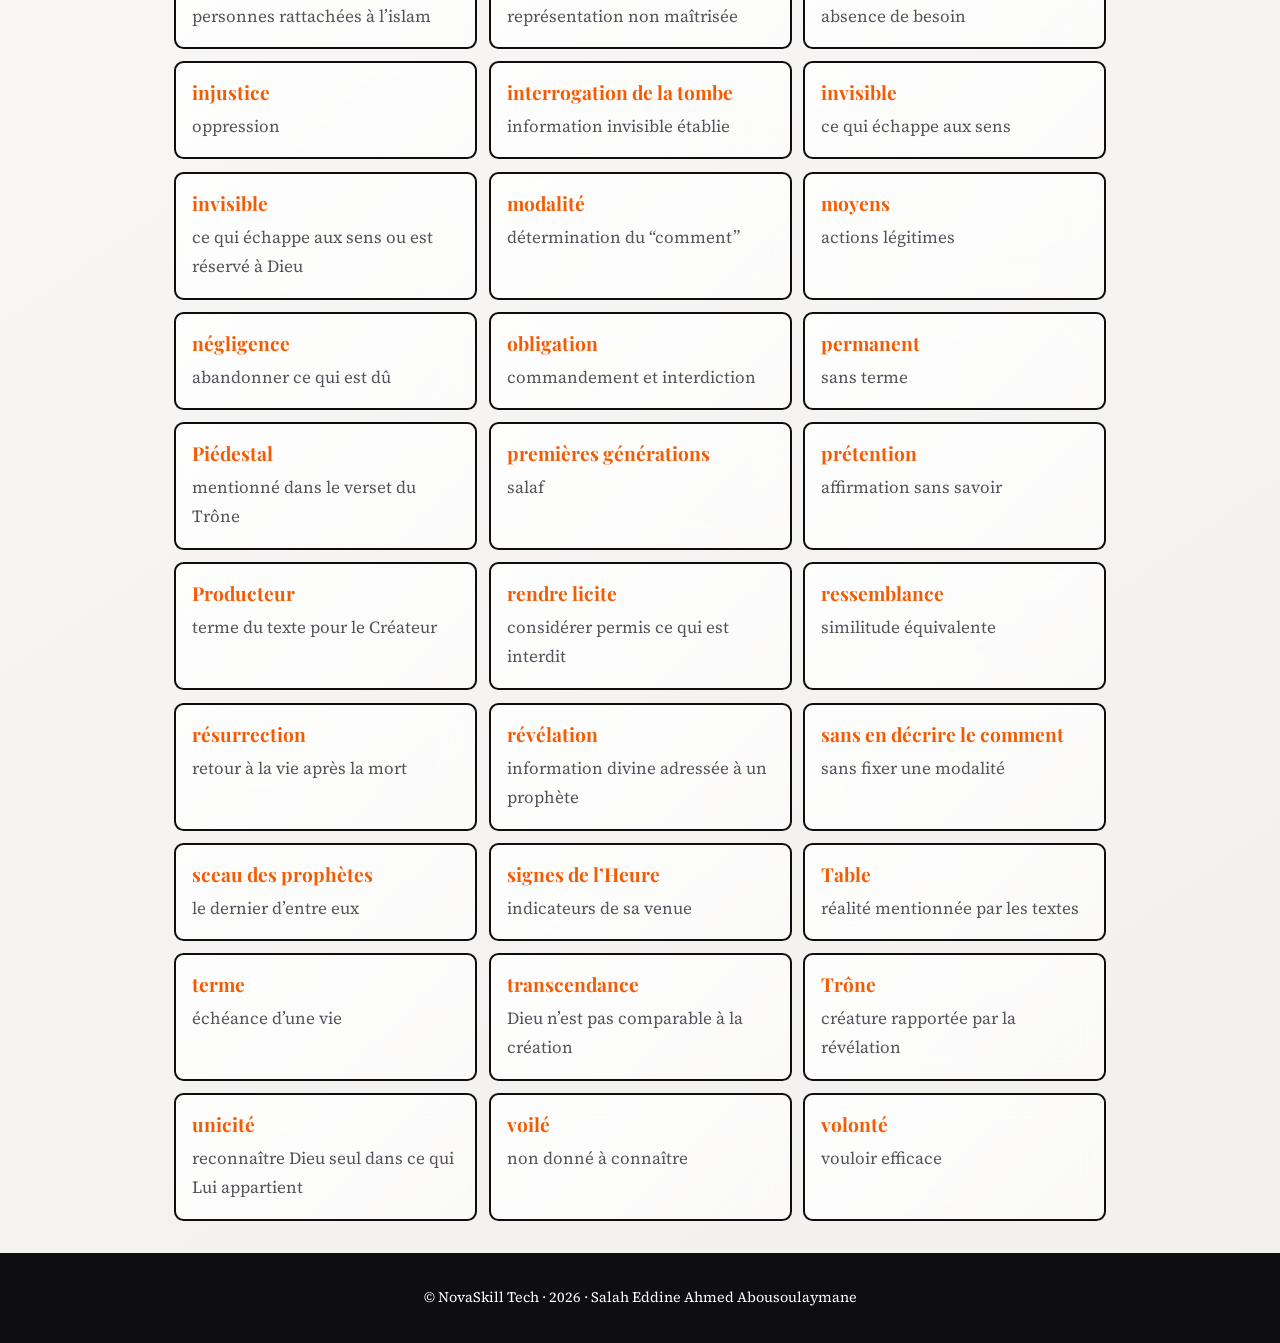
<file: fr/glossary.html>
<!doctype html>
<html lang="fr" dir="ltr"><head><meta charset="utf-8"><meta name="viewport" content="width=device-width, initial-scale=1"><meta name="description" content="Glossaire de l’Aqîda at-Tahâwiyya."><title>Glossaire | Al-ʿAqîda at-Tahâwiyya</title><link rel="stylesheet" href="../assets/site.css">    <link rel="canonical" href="https://al-aqidah-at-tahawiyyah.vercel.app/fr/glossary.html">
    <meta property="og:type" content="website">
    <meta property="og:site_name" content="Al-ʿAqîda at-Tahâwiyya | NovaSkill Tech">
    <meta property="og:locale" content="fr_FR">
    <meta property="og:title" content="Glossaire | Al-ʿAqîda at-Tahâwiyya">
    <meta property="og:description" content="Glossaire de l’Aqîda at-Tahâwiyya.">
    <meta property="og:url" content="https://al-aqidah-at-tahawiyyah.vercel.app/fr/glossary.html">
    <meta property="og:image" content="https://al-aqidah-at-tahawiyyah.vercel.app/assets/og-aqidah.png">
    <meta property="og:image:alt" content="Al Aqida at Tahawiyya - parcours d etude">
    <meta name="twitter:card" content="summary_large_image">
    <meta name="twitter:title" content="Glossaire | Al-ʿAqîda at-Tahâwiyya">
    <meta name="twitter:description" content="Glossaire de l’Aqîda at-Tahâwiyya.">
    <meta name="twitter:image" content="https://al-aqidah-at-tahawiyyah.vercel.app/assets/og-aqidah.png">
    <meta name="twitter:image:alt" content="Al Aqida at Tahawiyya - parcours d etude">
  </head>
<body class="study-page" data-page="glossary"><header class="site-header"><a class="site-brand" href="../">Al-ʿAqîda at-Tahâwiyya</a><div class="header-actions"><button class="menu-toggle" type="button" data-menu-toggle aria-controls="study-menu" aria-expanded="false" aria-label="Ouvrir le sommaire">☰ <span class="menu-label">Sommaire</span></button><nav class="site-nav"><a href="index.html">Texte</a><a href="cards.html">Cartes</a><a class="locale-link" href="../ar/glossary.html" lang="ar">العربية</a></nav></div></header><div class="menu-backdrop" data-menu-backdrop aria-hidden="true"></div><aside class="toc study-drawer" id="study-menu" aria-hidden="true"><div class="drawer-heading"><h2>Sommaire</h2><button class="drawer-close" type="button" data-menu-close aria-label="Fermer">×</button></div><div class="drawer-scroll"><nav class="drawer-rubrics"><a href="../">Accueil</a><a href="presentation.html">Présentation</a><a href="index.html">Texte et explications</a><a href="quiz.html">Quiz</a><a href="cards.html">Cartes de révision</a><a href="glossary.html">Glossaire</a><a href="../ar/glossary.html" lang="ar">النسخة العربية</a></nav><div class="drawer-lessons"><h3>Leçons du texte</h3><nav data-toc></nav></div></div></aside><section class="study-hero"><div class="study-hero-inner"><p class="eyebrow">Outil de lecture</p><h1>Glossaire</h1><p>Les termes utilisés dans les unités d’étude sont regroupés ici.</p></div></section><main class="study-grid"><section class="standalone-tools"><div class="glossary-grid" data-glossary></div></section></main><footer>© NovaSkill Tech · 2026 · Salah Eddine Ahmed Abousoulaymane</footer><script src="../assets/content-fr.js"></script><script src="../assets/app.js"></script><script src="../assets/effects.js"></script></body></html>
</file>
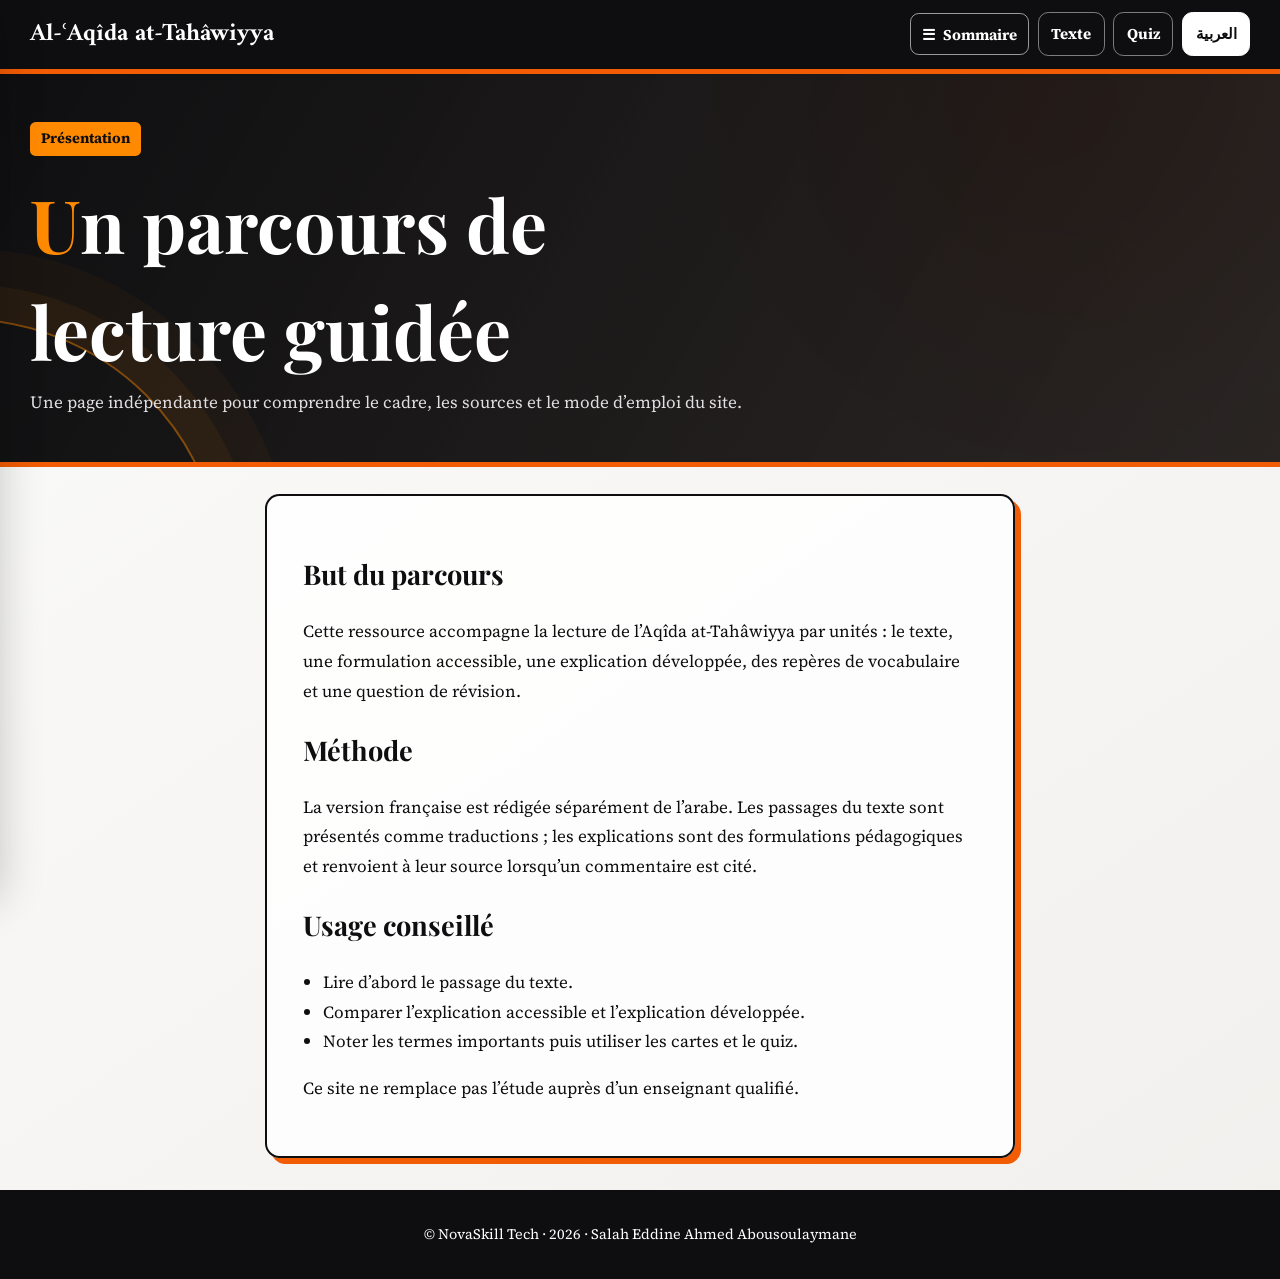
<file: fr/presentation.html>
<!doctype html>
<html lang="fr" dir="ltr"><head><meta charset="utf-8"><meta name="viewport" content="width=device-width, initial-scale=1"><meta name="description" content="Présentation du parcours d’étude de l’Aqîda at-Tahâwiyya."><title>Présentation | Al-ʿAqîda at-Tahâwiyya</title><link rel="stylesheet" href="../assets/site.css">    <link rel="canonical" href="https://al-aqidah-at-tahawiyyah.vercel.app/fr/presentation.html">
    <meta property="og:type" content="website">
    <meta property="og:site_name" content="Al-ʿAqîda at-Tahâwiyya | NovaSkill Tech">
    <meta property="og:locale" content="fr_FR">
    <meta property="og:title" content="Présentation | Al-ʿAqîda at-Tahâwiyya">
    <meta property="og:description" content="Présentation du parcours d’étude de l’Aqîda at-Tahâwiyya.">
    <meta property="og:url" content="https://al-aqidah-at-tahawiyyah.vercel.app/fr/presentation.html">
    <meta property="og:image" content="https://al-aqidah-at-tahawiyyah.vercel.app/assets/og-aqidah.png">
    <meta property="og:image:alt" content="Al Aqida at Tahawiyya - parcours d etude">
    <meta name="twitter:card" content="summary_large_image">
    <meta name="twitter:title" content="Présentation | Al-ʿAqîda at-Tahâwiyya">
    <meta name="twitter:description" content="Présentation du parcours d’étude de l’Aqîda at-Tahâwiyya.">
    <meta name="twitter:image" content="https://al-aqidah-at-tahawiyyah.vercel.app/assets/og-aqidah.png">
    <meta name="twitter:image:alt" content="Al Aqida at Tahawiyya - parcours d etude">
  </head>
<body class="study-page" data-page="presentation"><header class="site-header"><a class="site-brand" href="../">Al-ʿAqîda at-Tahâwiyya</a><div class="header-actions"><button class="menu-toggle" type="button" data-menu-toggle aria-controls="study-menu" aria-expanded="false" aria-label="Ouvrir le sommaire">☰ <span class="menu-label">Sommaire</span></button><nav class="site-nav"><a href="index.html">Texte</a><a href="quiz.html">Quiz</a><a class="locale-link" href="../ar/presentation.html" lang="ar">العربية</a></nav></div></header><div class="menu-backdrop" data-menu-backdrop aria-hidden="true"></div><aside class="toc study-drawer" id="study-menu" aria-hidden="true"><div class="drawer-heading"><h2>Sommaire</h2><button class="drawer-close" type="button" data-menu-close aria-label="Fermer">×</button></div><div class="drawer-scroll"><nav class="drawer-rubrics"><a href="../">Accueil</a><a href="presentation.html">Présentation</a><a href="index.html">Texte et explications</a><a href="quiz.html">Quiz</a><a href="cards.html">Cartes de révision</a><a href="glossary.html">Glossaire</a><a href="../ar/presentation.html" lang="ar">النسخة العربية</a></nav><div class="drawer-lessons"><h3>Leçons du texte</h3><nav data-toc></nav></div></div></aside><section class="study-hero"><div class="study-hero-inner"><p class="eyebrow">Présentation</p><h1>Un parcours de lecture guidée</h1><p>Une page indépendante pour comprendre le cadre, les sources et le mode d’emploi du site.</p></div></section><main class="study-grid"><article class="page-surface"><h2>But du parcours</h2><p>Cette ressource accompagne la lecture de l’Aqîda at-Tahâwiyya par unités : le texte, une formulation accessible, une explication développée, des repères de vocabulaire et une question de révision.</p><h2>Méthode</h2><p>La version française est rédigée séparément de l’arabe. Les passages du texte sont présentés comme traductions ; les explications sont des formulations pédagogiques et renvoient à leur source lorsqu’un commentaire est cité.</p><h2>Usage conseillé</h2><ul><li>Lire d’abord le passage du texte.</li><li>Comparer l’explication accessible et l’explication développée.</li><li>Noter les termes importants puis utiliser les cartes et le quiz.</li></ul><p>Ce site ne remplace pas l’étude auprès d’un enseignant qualifié.</p></article></main><footer>© NovaSkill Tech · 2026 · Salah Eddine Ahmed Abousoulaymane</footer><script src="../assets/content-fr.js"></script><script src="../assets/app.js"></script><script src="../assets/effects.js"></script></body></html>
</file>
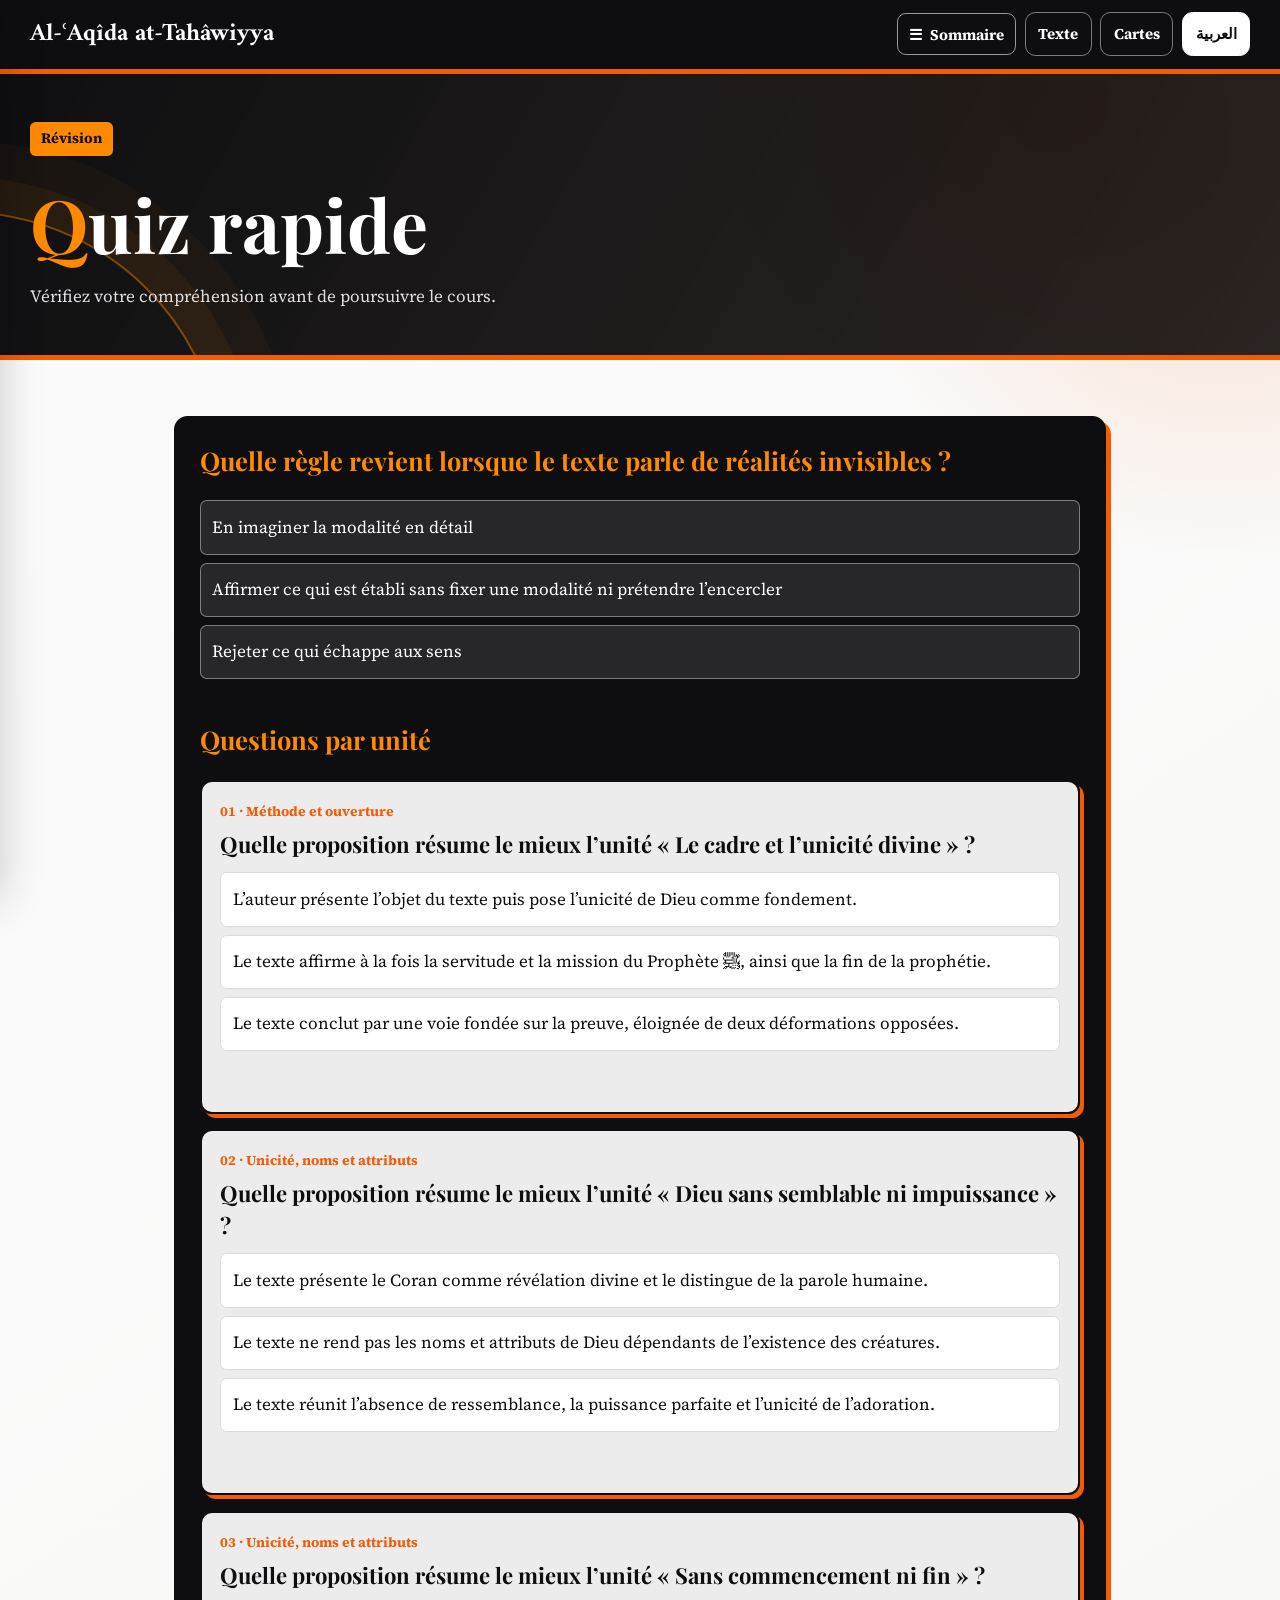
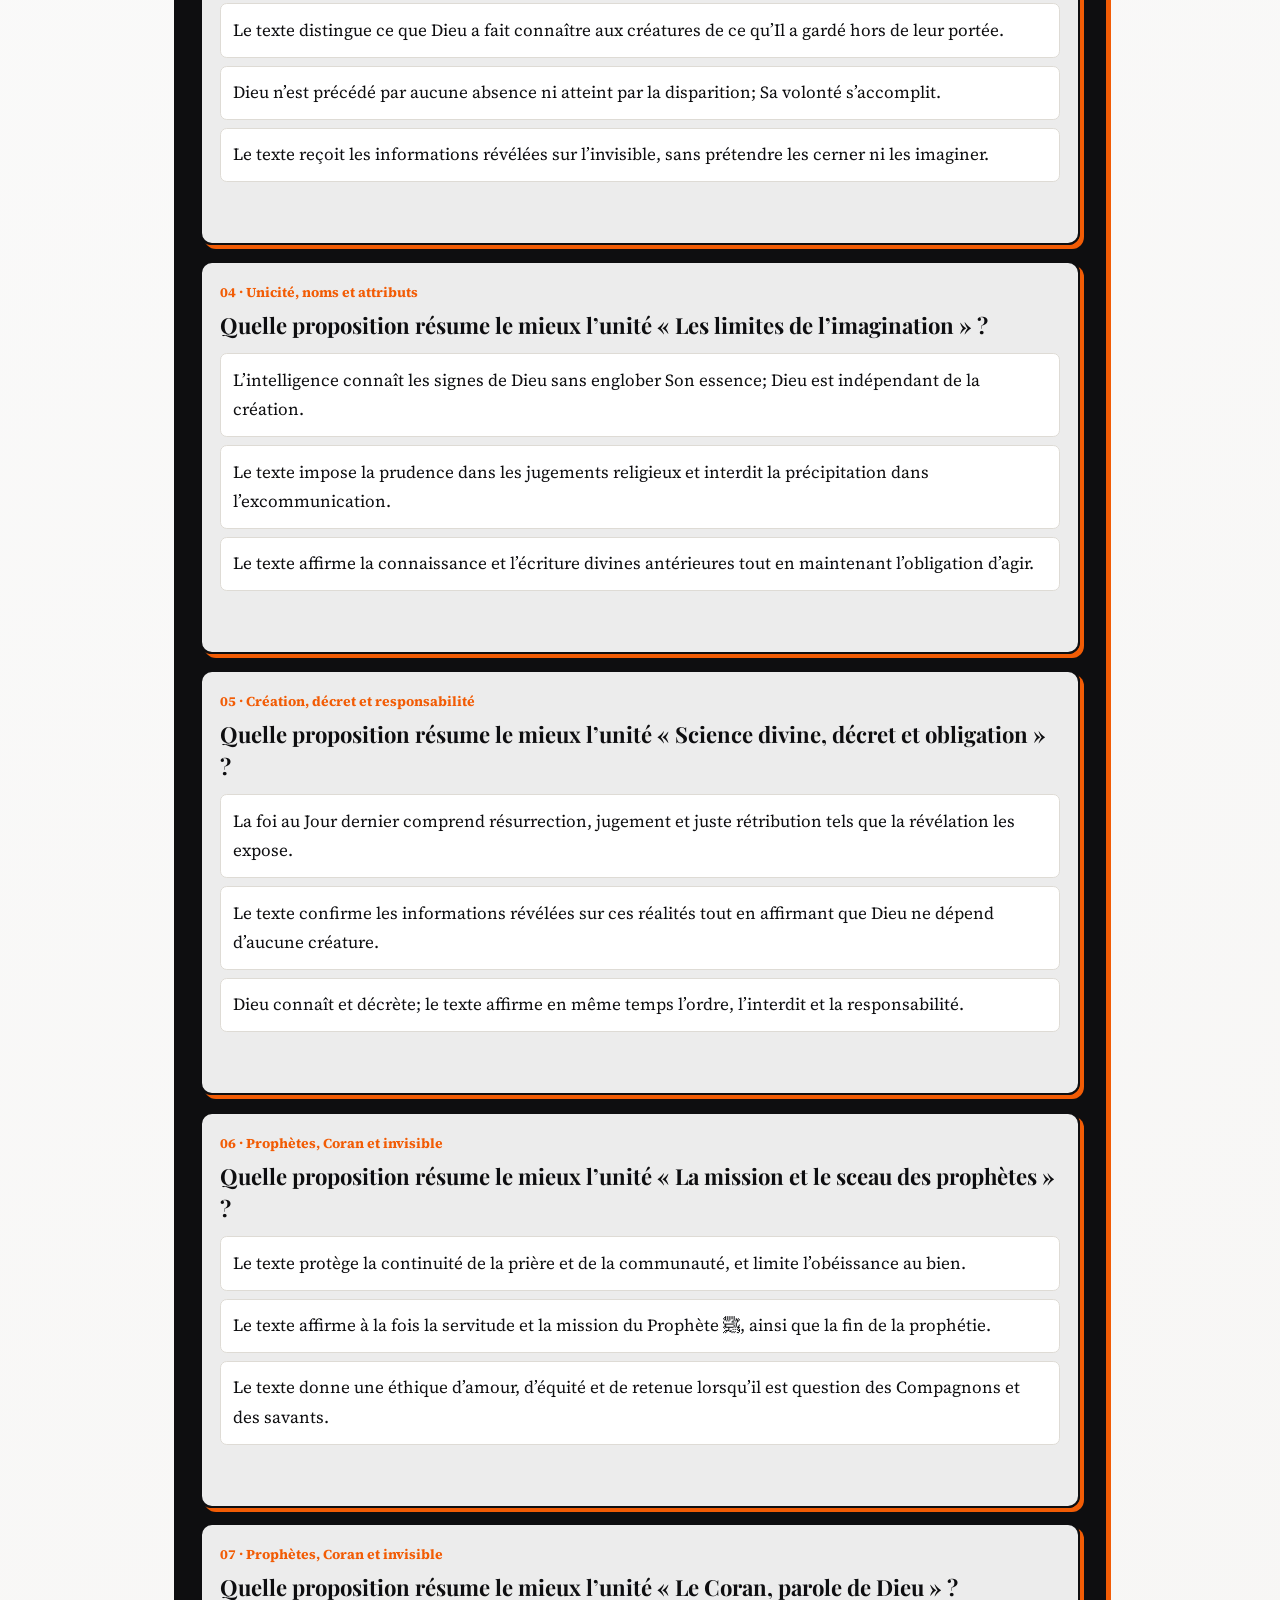
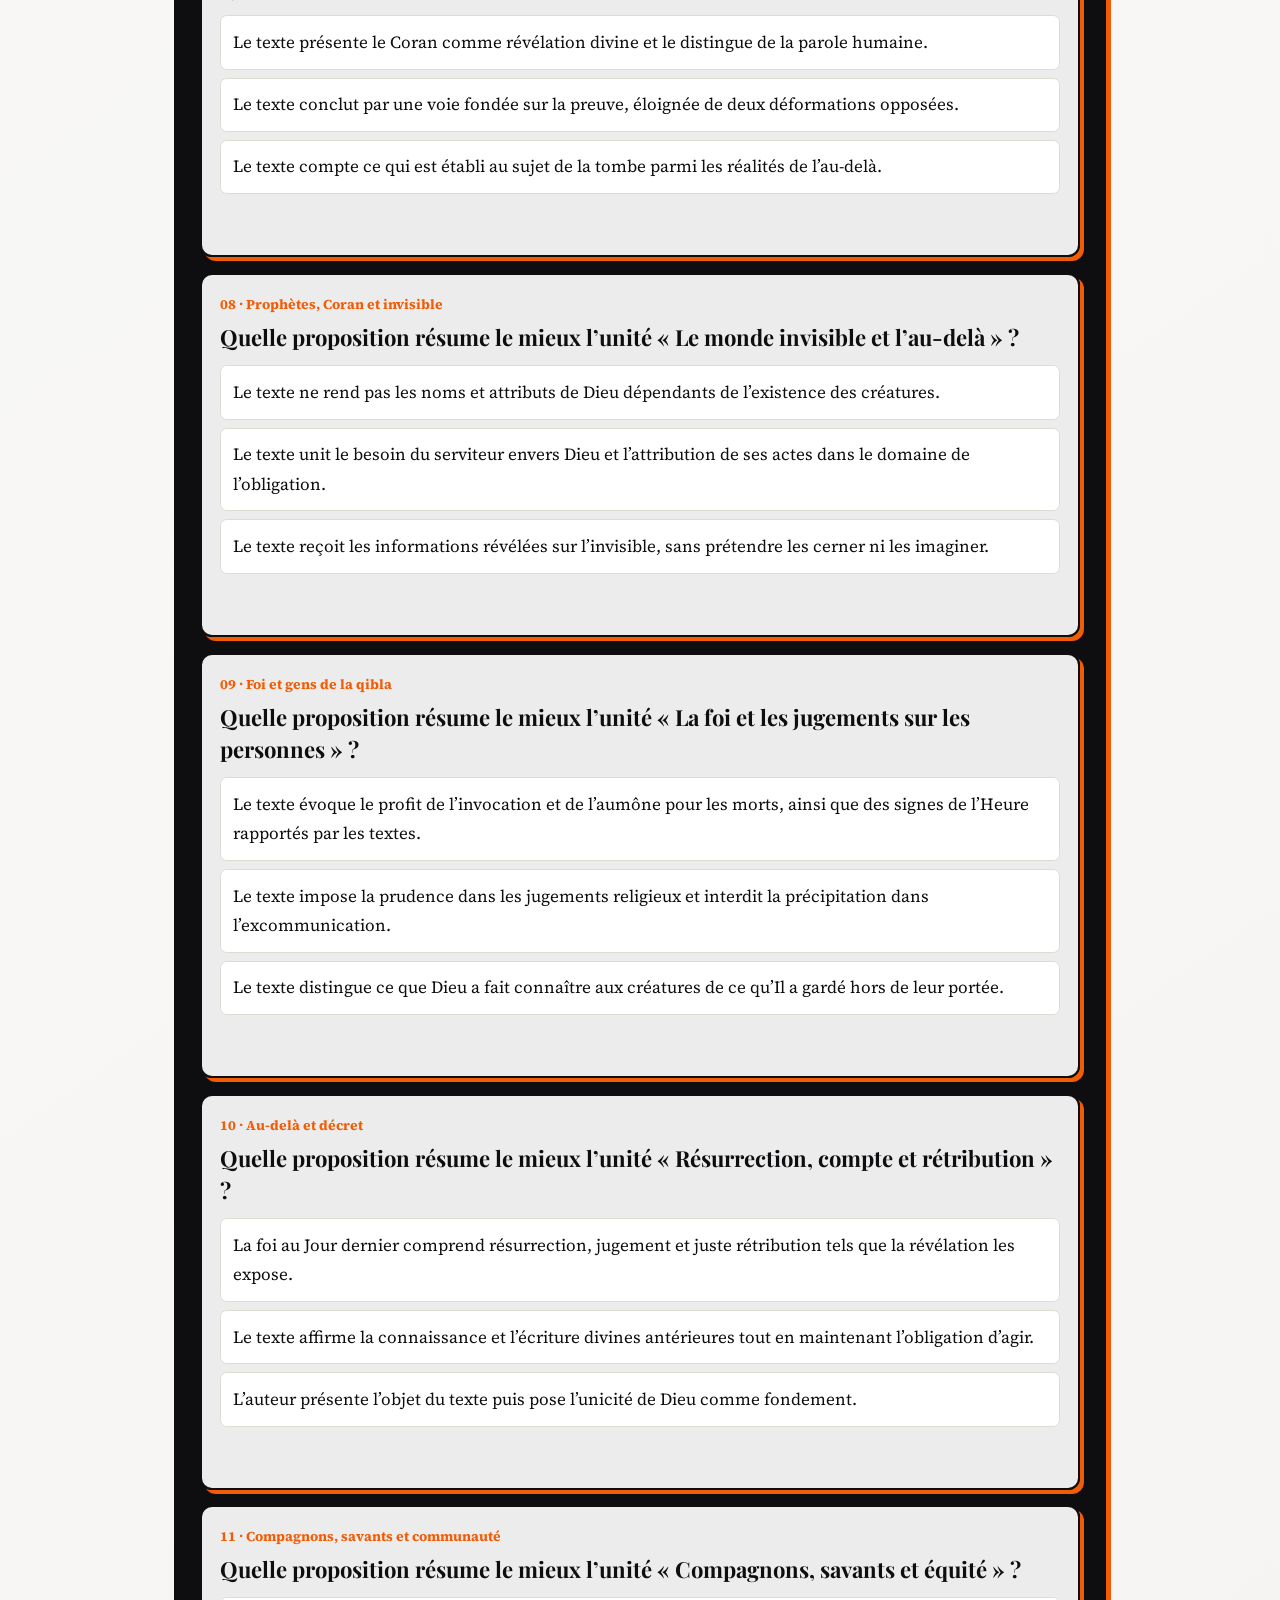
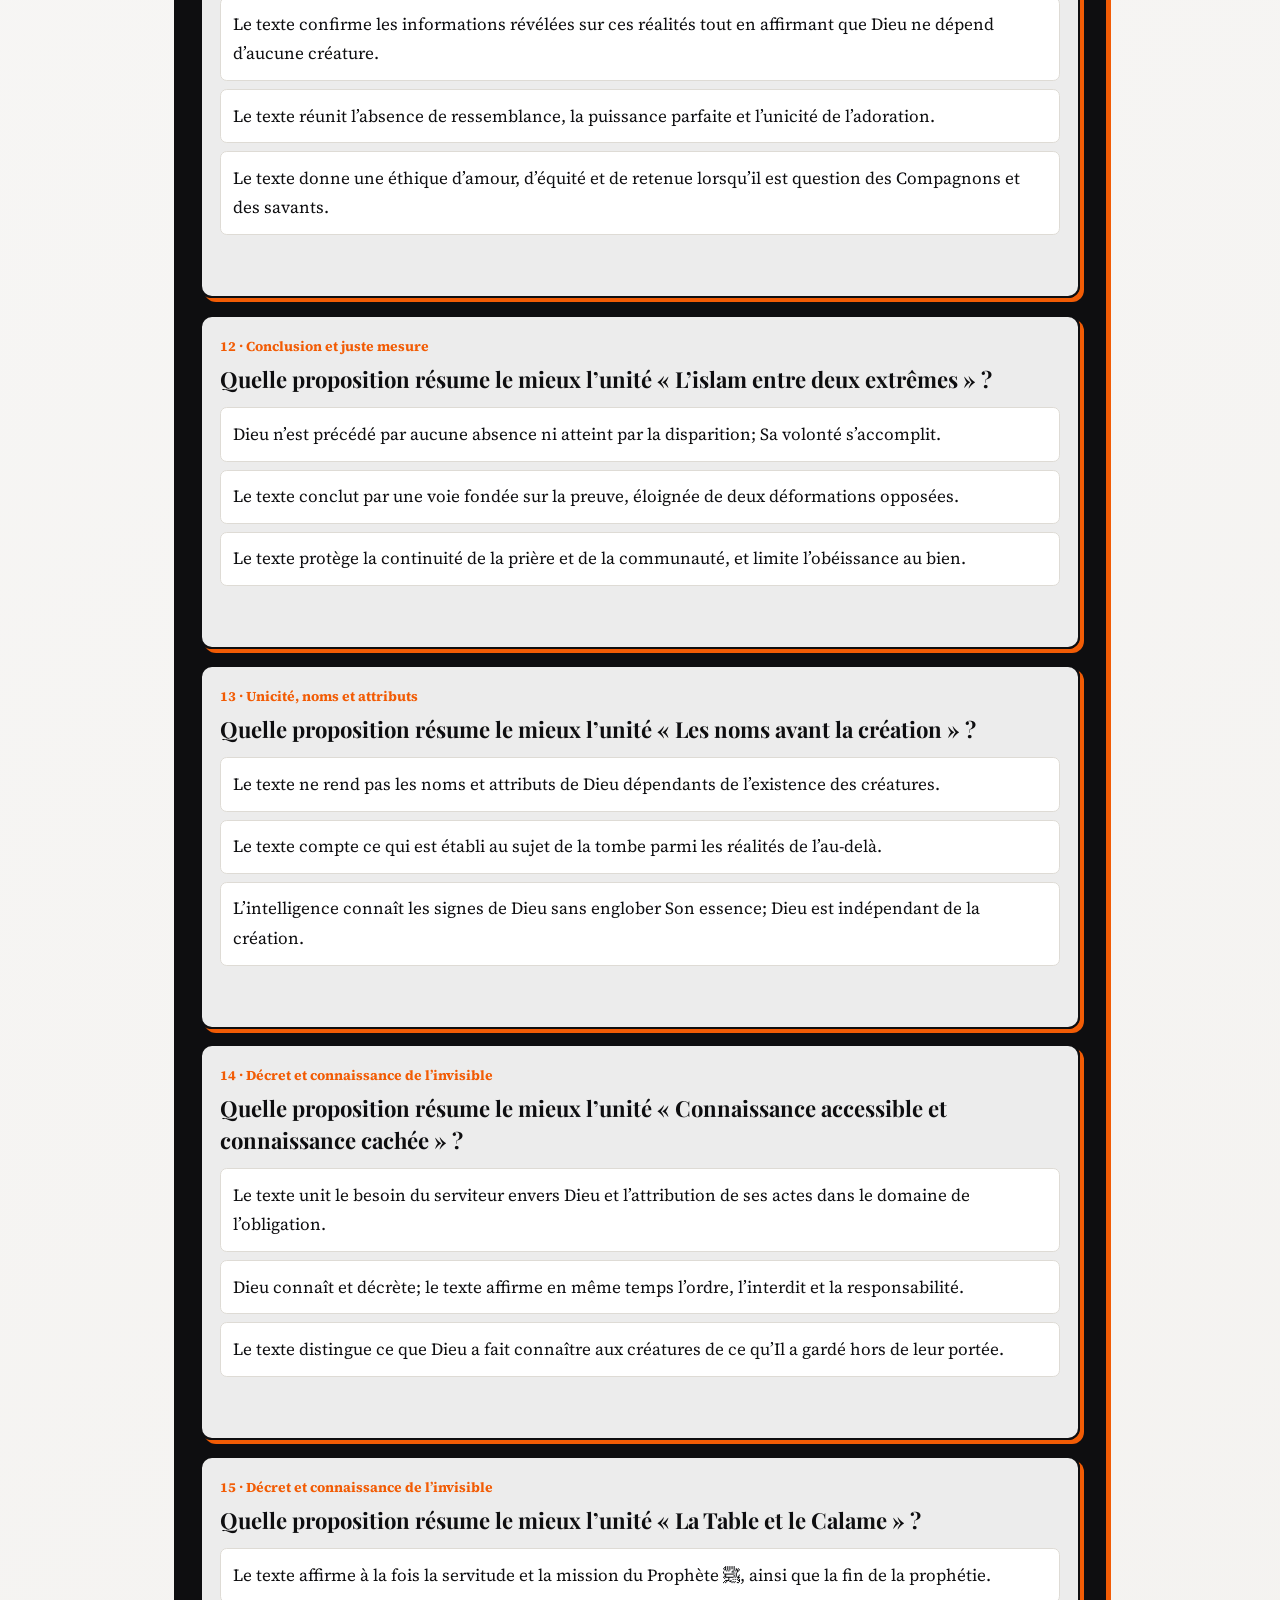
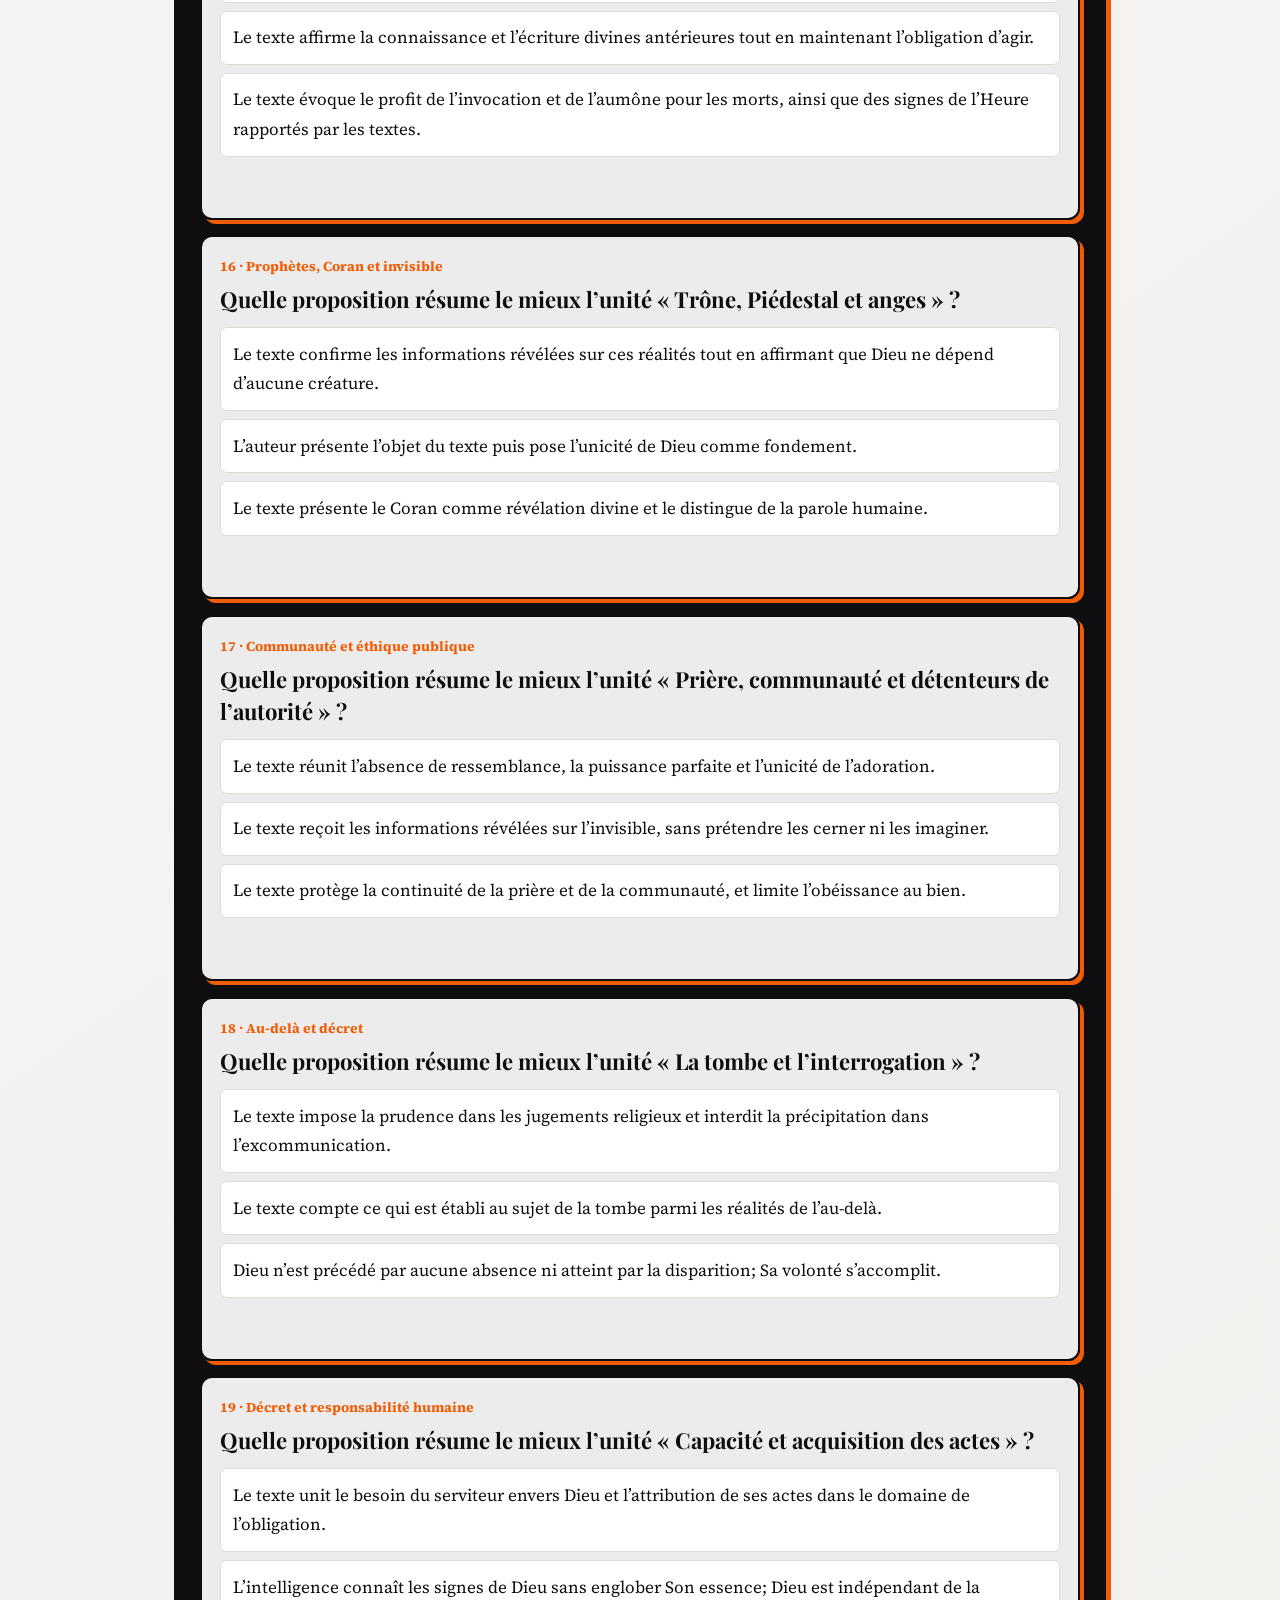
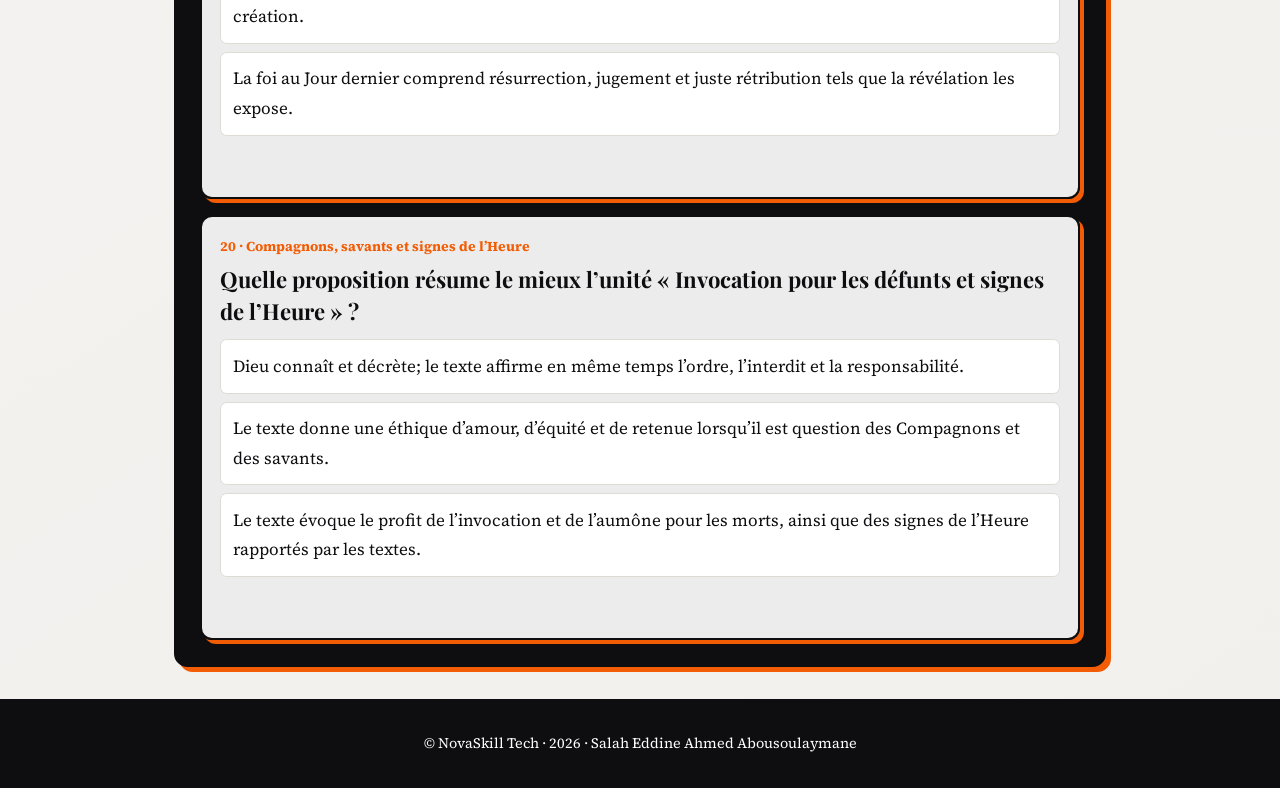
<file: fr/quiz.html>
<!doctype html>
<html lang="fr" dir="ltr"><head><meta charset="utf-8"><meta name="viewport" content="width=device-width, initial-scale=1"><meta name="description" content="Quiz de révision de l’Aqîda at-Tahâwiyya."><title>Quiz | Al-ʿAqîda at-Tahâwiyya</title><link rel="stylesheet" href="../assets/site.css">    <link rel="canonical" href="https://al-aqidah-at-tahawiyyah.vercel.app/fr/quiz.html">
    <meta property="og:type" content="website">
    <meta property="og:site_name" content="Al-ʿAqîda at-Tahâwiyya | NovaSkill Tech">
    <meta property="og:locale" content="fr_FR">
    <meta property="og:title" content="Quiz | Al-ʿAqîda at-Tahâwiyya">
    <meta property="og:description" content="Quiz de révision de l’Aqîda at-Tahâwiyya.">
    <meta property="og:url" content="https://al-aqidah-at-tahawiyyah.vercel.app/fr/quiz.html">
    <meta property="og:image" content="https://al-aqidah-at-tahawiyyah.vercel.app/assets/og-aqidah.png">
    <meta property="og:image:alt" content="Al Aqida at Tahawiyya - parcours d etude">
    <meta name="twitter:card" content="summary_large_image">
    <meta name="twitter:title" content="Quiz | Al-ʿAqîda at-Tahâwiyya">
    <meta name="twitter:description" content="Quiz de révision de l’Aqîda at-Tahâwiyya.">
    <meta name="twitter:image" content="https://al-aqidah-at-tahawiyyah.vercel.app/assets/og-aqidah.png">
    <meta name="twitter:image:alt" content="Al Aqida at Tahawiyya - parcours d etude">
  </head>
<body class="study-page" data-page="quiz"><header class="site-header"><a class="site-brand" href="../">Al-ʿAqîda at-Tahâwiyya</a><div class="header-actions"><button class="menu-toggle" type="button" data-menu-toggle aria-controls="study-menu" aria-expanded="false" aria-label="Ouvrir le sommaire">☰ <span class="menu-label">Sommaire</span></button><nav class="site-nav"><a href="index.html">Texte</a><a href="cards.html">Cartes</a><a class="locale-link" href="../ar/quiz.html" lang="ar">العربية</a></nav></div></header><div class="menu-backdrop" data-menu-backdrop aria-hidden="true"></div><aside class="toc study-drawer" id="study-menu" aria-hidden="true"><div class="drawer-heading"><h2>Sommaire</h2><button class="drawer-close" type="button" data-menu-close aria-label="Fermer">×</button></div><div class="drawer-scroll"><nav class="drawer-rubrics"><a href="../">Accueil</a><a href="presentation.html">Présentation</a><a href="index.html">Texte et explications</a><a href="quiz.html">Quiz</a><a href="cards.html">Cartes de révision</a><a href="glossary.html">Glossaire</a><a href="../ar/quiz.html" lang="ar">النسخة العربية</a></nav><div class="drawer-lessons"><h3>Leçons du texte</h3><nav data-toc></nav></div></div></aside><section class="study-hero"><div class="study-hero-inner"><p class="eyebrow">Révision</p><h1>Quiz rapide</h1><p>Vérifiez votre compréhension avant de poursuivre le cours.</p></div></section><main class="study-grid"><section class="quiz"><h2>Quelle règle revient lorsque le texte parle de réalités invisibles ?</h2><div class="quiz-options"><button class="quiz-option" data-answer="false">En imaginer la modalité en détail</button><button class="quiz-option" data-answer="true" data-correct="Exact : on affirme ce qui est établi tout en refusant l’encerclement et la modalité." data-wrong="Relisez l’unité « Le monde invisible et l’au-delà ».">Affirmer ce qui est établi sans fixer une modalité ni prétendre l’encercler</button><button class="quiz-option" data-answer="false">Rejeter ce qui échappe aux sens</button></div><p class="quiz-feedback" aria-live="polite"></p></section></main><footer>© NovaSkill Tech · 2026 · Salah Eddine Ahmed Abousoulaymane</footer><script src="../assets/content-fr.js"></script><script src="../assets/app.js"></script><script src="../assets/effects.js"></script></body></html>
</file>
<file: assets/site.css>
@import url('https://fonts.googleapis.com/css2?family=Amiri:wght@400;700&family=Noto+Naskh+Arabic:wght@400;500;600;700&family=Playfair+Display:wght@600;700&family=Source+Serif+4:opsz,wght@8..60,400;8..60,500;8..60,600;8..60,700&display=swap');

:root { --ink:#0e0e10; --ink-soft:#222226; --ink-muted:#55535a; --orange:#f25c05; --orange-bright:#ff8a00; --orange-pale:#fff0e5; --white:#fff; --off-white:#f7f6f3; --line:#dedbd5; --serif:'Amiri',serif; --arabic:'Noto Naskh Arabic',serif; --latin:'Source Serif 4',Georgia,serif; }
* { box-sizing:border-box; } html { scroll-behavior:smooth; } body { margin:0; color:var(--ink); background:var(--off-white); font-family:var(--arabic); font-size:17px; line-height:2; } html[lang="fr"] body { font-family:var(--latin); line-height:1.75; } a { color:inherit; } h1,h2,h3 { font-family:var(--serif); line-height:1.45; } html[lang="fr"] h1,html[lang="fr"] h2,html[lang="fr"] h3 { font-family:'Playfair Display',var(--latin); }
.site-header { position:sticky; top:0; z-index:10; display:flex; justify-content:space-between; align-items:center; gap:1rem; min-height:4.6rem; padding:.65rem max(1rem,calc((100% - 1220px)/2)); color:var(--white); background:var(--ink); border-bottom:5px solid var(--orange); }.site-brand { color:var(--white); font-family:var(--serif); font-size:1.55rem; font-weight:700; text-decoration:none; white-space:nowrap; }.site-nav { display:flex; gap:.55rem; align-items:center; font-size:.94rem; font-weight:700; }.site-nav a { padding:.48rem .78rem; border:1px solid rgba(255,255,255,.46); border-radius:.65rem; text-decoration:none; transition:background .18s ease,color .18s ease; }.site-nav a:hover { color:var(--ink); background:var(--orange-bright); border-color:var(--orange-bright); }.locale-link { color:var(--ink); background:var(--white); border-color:var(--white)!important; }
.landing { min-height:100svh; background:var(--off-white); }.landing-header { position:relative; }.landing-shell { max-width:1220px; margin:0 auto; padding:1.65rem; display:grid; grid-template-columns:295px minmax(0,1fr); gap:1.65rem; }.landing-rail { align-self:start; padding:1rem; color:var(--white); background:var(--ink); border:2px solid var(--ink); border-radius:1rem; box-shadow:7px 7px 0 var(--orange); }.landing-rail h2 { margin:.1rem 0 1rem; color:var(--orange-bright); font-size:1.48rem; }.landing-rail h2::before { content:'✦ '; }.rail-item { display:flex; gap:.7rem; align-items:flex-start; padding:.85rem 0; border-top:1px solid rgba(255,255,255,.2); }.rail-item:first-of-type { border-top:0; }.rail-number { flex:0 0 auto; color:var(--orange-bright); font-size:.82rem; font-weight:700; }.rail-item strong { display:block; font-size:1rem; line-height:1.35; }.rail-item small { display:block; color:#d6d5d6; line-height:1.45; }.rail-note { margin:1rem 0 0; padding:.85rem; color:var(--ink); background:var(--orange-bright); border-radius:.6rem; font-size:.9rem; font-weight:600; line-height:1.55; }.landing-main { min-width:0; }
.hero { position:relative; min-height:500px; overflow:hidden; padding:clamp(2rem,5vw,4.2rem); color:var(--white); background:radial-gradient(circle at 92% 15%,rgba(242,92,5,.62),transparent 21rem),linear-gradient(135deg,#0a0a0c,#202026); border:2px solid var(--ink); border-radius:1rem; box-shadow:7px 7px 0 var(--orange); }.hero::after { content:''; position:absolute; width:420px; height:420px; left:-240px; bottom:-270px; border:2px solid rgba(255,138,0,.6); border-radius:50%; box-shadow:0 0 0 36px rgba(255,138,0,.06),0 0 0 73px rgba(255,138,0,.05); pointer-events:none; }.hero > * { position:relative; z-index:1; }.eyebrow { width:max-content; max-width:100%; margin:0; padding:.28rem .7rem; color:var(--ink); background:var(--orange-bright); border-radius:.35rem; font-size:.9rem; font-weight:700; } h1 { max-width:700px; margin:1rem 0 .7rem; font-size:clamp(3rem,7vw,6.2rem); }.hero h1 em { display:block; color:var(--orange-bright); font-style:normal; }.hero-lead { max-width:680px; margin:0; font-size:clamp(1.08rem,2vw,1.38rem); line-height:1.7; }.hero-actions { display:flex; flex-wrap:wrap; gap:.7rem; margin-top:2rem; }.button { display:inline-flex; align-items:center; justify-content:center; min-height:3.1rem; padding:.65rem 1rem; border:2px solid var(--white); border-radius:.55rem; font-weight:700; text-decoration:none; transition:transform .18s ease,background .18s ease; }.button:hover { transform:translateY(-2px); }.primary { color:var(--ink); background:var(--orange-bright); border-color:var(--orange-bright); }.secondary { color:var(--white); background:transparent; }.note { margin-top:1.35rem; color:#d1d0d2; font-size:.92rem; }.landing-stats { display:grid; grid-template-columns:repeat(3,1fr); gap:.8rem; margin-top:1.1rem; }.landing-stat { padding:1rem; background:var(--white); border:2px solid var(--ink); border-radius:.75rem; box-shadow:4px 4px 0 var(--orange); }.landing-stat strong { display:block; color:var(--orange); font-size:1.65rem; line-height:1; }.landing-stat span { display:block; margin-top:.25rem; font-size:.9rem; font-weight:700; }.promise { max-width:1220px; padding:1.65rem; margin:0 auto; display:grid; grid-template-columns:repeat(3,1fr); gap:1rem; }.promise article,.source-note { padding:1.4rem; background:var(--white); border:2px solid var(--ink); border-radius:.85rem; box-shadow:5px 5px 0 var(--orange); }.promise span { color:var(--orange); font-weight:700; }.promise h2 { margin:.2rem 0 .6rem; font-size:1.65rem; }.promise p { margin:0; }.source-note { max-width:1185px; margin:0 auto 2.7rem; }.source-note h2 { margin-top:0; } footer { padding:2rem; color:var(--white); background:var(--ink); text-align:center; font-size:.9rem; }
.study-page { background:var(--off-white); }.study-hero { padding:3rem 1.5rem 2.75rem; color:var(--white); background:linear-gradient(120deg,#0b0b0d,#242429); border-bottom:5px solid var(--orange); }.study-hero-inner,.study-grid,.study-tools { max-width:1220px; margin:auto; }.study-hero h1 { margin:.9rem 0 .3rem; font-size:clamp(2.6rem,6vw,4.6rem); }.study-hero h1::first-letter { color:var(--orange-bright); }.study-hero p:not(.eyebrow) { max-width:760px; margin:.25rem 0 0; color:#e1dfe1; }.study-grid { display:grid; grid-template-columns:280px minmax(0,1fr); gap:1.65rem; padding:1.7rem 1.5rem 2rem; }.toc { align-self:start; position:sticky; top:5.5rem; overflow:hidden; border:2px solid var(--ink); border-radius:.9rem; background:var(--white); box-shadow:5px 5px 0 var(--orange); }.toc h2 { margin:0; padding:1rem; color:var(--white); background:var(--ink); font-size:1.45rem; }.toc a { display:block; padding:.65rem 1rem; border-bottom:1px solid var(--line); text-decoration:none; font-size:.91rem; font-weight:600; line-height:1.35; }.toc a:hover { color:var(--orange); background:var(--orange-pale); }.toc a:last-child { border-bottom:0; }.content-controls { display:flex; gap:.75rem; align-items:center; justify-content:space-between; margin-bottom:1rem; }.search { width:min(100%,370px); min-height:2.8rem; padding:.55rem .8rem; border:2px solid var(--ink); border-radius:.55rem; background:var(--white); color:var(--ink); font:inherit; }.progress { color:var(--ink-muted); font-size:.9rem; font-weight:600; }.lesson { position:relative; scroll-margin-top:6rem; margin-bottom:1.1rem; padding:clamp(1.25rem,3vw,2rem); overflow:hidden; background:var(--white); border:2px solid var(--ink); border-radius:.85rem; box-shadow:5px 5px 0 rgba(242,92,5,.9); }.lesson::before { content:''; width:8px; position:absolute; inset:0 auto 0 0; background:var(--orange); }[dir="rtl"] .lesson::before { inset:0 0 0 auto; }.lesson-number { margin:0; color:var(--orange); font-size:.86rem; font-weight:700; }.lesson h2 { margin:.25rem 0 .8rem; font-size:clamp(1.65rem,3vw,2.25rem); }.matn { margin:1rem 0 .8rem; padding:1.1rem 1.2rem; color:var(--ink); background:var(--orange-pale); border-right:5px solid var(--orange); font:700 clamp(1.27rem,2.4vw,1.8rem)/2.05 var(--serif); }[dir="ltr"] .matn { border-right:0; border-left:5px solid var(--orange); }.copy { min-height:2.45rem; padding:.38rem .7rem; color:var(--white); background:var(--ink); border:1px solid var(--ink); border-radius:.42rem; font:inherit; font-weight:700; cursor:pointer; }.copy:hover { background:var(--orange); border-color:var(--orange); }.copy:focus-visible,.search:focus-visible,.quiz-option:focus-visible,.card-actions button:focus-visible { outline:3px solid var(--orange-bright); outline-offset:2px; }.lesson-details { display:grid; grid-template-columns:1fr 1fr; gap:.85rem; margin-top:1rem; }.panel { padding:1rem; border:1px solid var(--line); border-radius:.55rem; background:#fff; }.panel h3 { margin:0 0 .35rem; color:var(--ink); font-size:1.25rem; }.panel p,.panel ul { margin:.3rem 0; }.vocabulary { display:flex; flex-wrap:wrap; gap:.45rem; }.term { padding:.32rem .55rem; color:var(--ink); background:var(--orange-pale); border:1px solid #ffbe8e; border-radius:.3rem; font-size:.9rem; }.references { padding-top:.8rem; color:var(--ink-muted); font-size:.88rem; }.quiz { margin-top:1.8rem; padding:1.5rem; color:var(--white); background:var(--ink); border:2px solid var(--ink); border-radius:.85rem; box-shadow:5px 5px 0 var(--orange); }.quiz h2 { margin-top:0; color:var(--orange-bright); }.quiz-options { display:grid; gap:.5rem; }.quiz-option { min-height:2.85rem; padding:.7rem; color:var(--white); background:#26262b; border:1px solid rgba(255,255,255,.4); border-radius:.42rem; text-align:right; font:inherit; cursor:pointer; }.quiz-option:hover { border-color:var(--orange-bright); }.quiz-option[data-state="correct"] { background:#33754e; }.quiz-option[data-state="wrong"] { background:#9c332c; }.quiz-feedback { min-height:1.6rem; margin-bottom:0; color:var(--orange-bright); font-weight:700; }
.study-tools { padding:0 1.5rem 2.4rem; }.study-tools > h2 { margin:2rem 0 .35rem; font-size:2.1rem; }.tools-intro { margin:0 0 1rem; color:var(--ink-muted); }.cards-grid { display:grid; grid-template-columns:repeat(3,minmax(0,1fr)); gap:1rem; }.recall-card { min-height:280px; display:flex; flex-direction:column; padding:1.2rem; color:var(--white); background:var(--ink); border:2px solid var(--ink); border-radius:.75rem; box-shadow:5px 5px 0 var(--orange); }.recall-card:nth-child(3n+2) { background:#202025; }.recall-card:nth-child(3n) { background:#352116; }.recall-card > p { margin:0; color:var(--orange-bright); font-size:.83rem; font-weight:700; }.recall-card h3 { margin:.25rem 0 .7rem; font-size:1.52rem; }.card-summary { flex:1; line-height:1.65; }.card-terms { display:flex; flex-wrap:wrap; gap:.35rem; margin-top:1rem; }.card-terms .term { border:0; background:var(--white); font-size:.78rem; }.card-actions { display:flex; gap:.5rem; margin-top:1rem; }.card-actions button { min-height:2.3rem; padding:.35rem .6rem; color:var(--ink); background:var(--orange-bright); border:1px solid var(--orange-bright); border-radius:.35rem; font:inherit; font-size:.84rem; font-weight:700; cursor:pointer; }.card-actions button:hover { background:var(--white); border-color:var(--white); }.glossary-grid { display:grid; grid-template-columns:repeat(3,minmax(0,1fr)); gap:.75rem; }.glossary-grid article { padding:1rem; background:var(--white); border:2px solid var(--ink); border-radius:.6rem; }.glossary-grid h3 { margin:0; color:var(--orange); font-size:1.2rem; }.glossary-grid p { margin:.3rem 0 0; color:var(--ink-muted); }html[dir="ltr"] .quiz-option { text-align:left; }
@media(max-width:850px) { .landing-shell,.study-grid { grid-template-columns:1fr; }.landing-rail,.toc { position:static; }.landing-rail { order:2; }.landing-stats,.promise,.cards-grid,.glossary-grid { grid-template-columns:1fr; } } @media(max-width:700px) { .site-header { min-height:4rem; }.site-brand { font-size:1.3rem; }.site-nav a:not(.locale-link) { display:none; }.landing-shell { padding:1rem; }.hero { min-height:0; padding:2rem 1.3rem; }.promise { padding:1rem; }.study-grid { padding:1rem; }.study-hero { padding:2rem 1rem; }.lesson-details { grid-template-columns:1fr; }.content-controls { align-items:stretch; flex-direction:column; }.search { width:100%; }.study-tools { padding:0 1rem 1.8rem; } }

/* Surfaces bento en verre : le contraste reste volontairement élevé pour la lecture longue. */
.landing { position:relative; overflow-x:hidden; background:linear-gradient(145deg,rgba(235,233,229,.95),rgba(246,226,214,.8)),radial-gradient(circle at 85% 8%,rgba(242,92,5,.22),transparent 29rem),radial-gradient(circle at 4% 76%,rgba(14,14,16,.15),transparent 32rem),#e7e4de; }
.landing > main { display:grid; grid-template-columns:minmax(0,1fr); overflow:hidden; }.landing > main > .landing-shell,.landing > main > .promise,.landing > main > .source-note { grid-column:1; min-width:0; }
.landing::before { content:''; position:fixed; z-index:-1; inset:0; pointer-events:none; background:linear-gradient(120deg,rgba(255,255,255,.02) 0 38%,rgba(255,138,0,.1) 56%,transparent 78%); }
.landing-stats,.promise,.study-tools { position:relative; z-index:1; }.landing-stat,.promise article,.source-note,.lesson,.panel,.glossary-grid article { background:linear-gradient(135deg,rgba(255,255,255,.86),rgba(255,255,255,.62)); backdrop-filter:blur(16px) saturate(1.15); -webkit-backdrop-filter:blur(16px) saturate(1.15); }
.study-page { background:radial-gradient(circle at 95% 2%,rgba(242,92,5,.18),transparent 24rem),linear-gradient(145deg,#fbfbfb,#f2f0ed); }.study-hero { position:relative; overflow:hidden; background:linear-gradient(120deg,rgba(10,10,12,.98),rgba(31,26,24,.95)),radial-gradient(circle at 82% 8%,rgba(242,92,5,.7),transparent 22rem); }.study-hero::after { content:''; position:absolute; width:520px; height:520px; left:-300px; bottom:-380px; border:2px solid rgba(255,138,0,.45); border-radius:50%; box-shadow:0 0 0 34px rgba(255,138,0,.06),0 0 0 70px rgba(255,138,0,.04); }.study-hero-inner { position:relative; z-index:1; }
.source-block { margin-top:1rem; padding:.8rem 1rem; border:1px solid #ffc499; border-radius:.55rem; background:linear-gradient(135deg,rgba(255,240,229,.8),rgba(255,255,255,.7)); }.source-block p { margin:.15rem 0; }.commentary-reference a { color:#a93800; font-weight:700; text-decoration-thickness:1px; text-underline-offset:3px; }.commentary-reference a:hover { color:var(--ink); }
.hero-lead,.note,.rail-item,.rail-note,.promise p,.source-note p,.panel p,.panel li,.source-block,.tools-intro,.references,.card-rule { font-family:var(--arabic); line-height:2.12; }.matn { font-family:var(--serif); line-height:2.18; letter-spacing:0; }.term { line-height:1.75; }
.recall-card { position:relative; overflow:hidden; min-height:310px; isolation:isolate; background:radial-gradient(circle at 88% 8%,rgba(242,92,5,.72),transparent 11rem),linear-gradient(145deg,#0c0c0e,#222228); border-radius:1rem; box-shadow:7px 7px 0 var(--orange); }.recall-card::before { content:''; position:absolute; z-index:-1; inset:0; background:linear-gradient(112deg,transparent 0 60%,rgba(255,255,255,.06) 61% 66%,transparent 67%); }.recall-card:nth-child(3n+2),.recall-card:nth-child(3n) { background:radial-gradient(circle at 88% 8%,rgba(242,92,5,.72),transparent 11rem),linear-gradient(145deg,#0c0c0e,#222228); }.card-head { display:flex; align-items:center; justify-content:space-between; gap:.6rem; padding-bottom:.65rem; border-bottom:1px solid rgba(255,255,255,.24); }.card-head span { display:grid; place-items:center; width:2.1rem; height:2.1rem; color:var(--ink); background:var(--orange-bright); border-radius:.4rem; font-size:.82rem; font-weight:800; }.card-head p { margin:0; color:var(--orange-bright); font-size:.82rem; font-weight:700; }.recall-card h3 { margin:1rem 0 .75rem; color:var(--white); line-height:1.55; }.card-rule { flex:1; padding:.75rem; color:var(--ink); background:rgba(255,255,255,.96); border-right:4px solid var(--orange); border-radius:.45rem; line-height:2.12; }.card-terms { margin-top:.8rem; }.card-actions button { min-height:2.45rem; }.recall-card .term { background:rgba(255,255,255,.92); }
html[dir="ltr"] .card-rule { border-right:0; border-left:4px solid var(--orange); }

/* Relief 3D limité au pointeur : les surfaces restent fixes et lisibles au clavier et sur mobile. */
[data-tilt] { transform:perspective(980px) translate3d(0,0,0); transform-style:preserve-3d; will-change:transform; transition:transform .24s cubic-bezier(.2,.8,.2,1),box-shadow .24s ease; }
[data-tilt][data-tilt-active="true"] { transform:perspective(980px) rotateX(var(--tilt-x,0deg)) rotateY(var(--tilt-y,0deg)) translate3d(0,-5px,12px); box-shadow:10px 12px 0 var(--orange); }
.landing-stats { grid-template-columns:repeat(4,1fr); }.landing-credit { margin:1rem 0 0; color:var(--ink-muted); font-size:.85rem; font-weight:600; }.free-stat strong { font-size:1.4rem; }.visitor-stat { color:var(--white); background:linear-gradient(135deg,#151519,#302119)!important; border-color:var(--ink); }.visitor-stat strong { color:var(--orange-bright); }.visitor-stat span { color:#f3e4db; }
@media (max-width:1050px) and (min-width:851px) { .landing-stats { grid-template-columns:repeat(2,1fr); } }
@media (prefers-reduced-motion:reduce) { [data-tilt],[data-tilt][data-tilt-active="true"] { transform:none!important; transition:none!important; } }

/* Cartes de révision : mêmes proportions et typographies que l'export image. */
.cards-grid { grid-template-columns:repeat(2,minmax(0,1fr)); gap:1.35rem; align-items:stretch; }
.recall-card,.recall-card:nth-child(3n+2),.recall-card:nth-child(3n) {
  min-width:0; min-height:510px; padding:1.55rem;
  color:var(--ink); background:#fdfbf8; border:1px solid #dcd5cd;
  border-top:7px solid var(--orange); border-radius:1.1rem;
  box-shadow:0 15px 38px rgba(28,20,15,.1),5px 5px 0 rgba(242,92,5,.8);
}
.recall-card::before { z-index:0; inset:auto -3rem -6rem auto; width:13rem; height:13rem; border:1px solid rgba(242,92,5,.09); border-radius:50%; background:none; }
.recall-card > * { position:relative; z-index:1; }
.card-head { border-bottom:1px solid #ded8d1; padding-bottom:.9rem; }
.card-head span { width:2.7rem; height:2.7rem; color:#fff; background:#171719; border-radius:50%; font:700 .85rem/1 var(--latin); }
.card-head p { color:#a7440a; font-size:.96rem; line-height:1.5; }
.recall-card h3 { margin:1.1rem 0 1rem; color:#1d1b1b; font:700 clamp(1.6rem,2.5vw,2rem)/1.65 var(--arabic); }
.card-rule { flex:1; padding:1.2rem 1.3rem; color:#282423; background:#fff; border:1px solid #e8e0d8; border-right:5px solid var(--orange); border-radius:.65rem; font:600 1.22rem/2 var(--arabic); }
.card-terms { margin-top:1rem; gap:.45rem; }
.recall-card .term { max-width:100%; padding:.3rem .65rem; color:#4b3325; background:#fff0e5; border:1px solid #f5ceae; border-radius:999px; font-size:.9rem; overflow-wrap:anywhere; }
.card-actions { gap:.7rem; padding-top:.3rem; }
.card-actions button { flex:1; min-width:0; min-height:2.7rem; color:#fff; background:#171719; border-color:#171719; border-radius:.5rem; font-size:.9rem; }
.card-actions button:hover { color:#171719; background:var(--orange-bright); border-color:var(--orange-bright); }
html[lang="fr"] .recall-card h3 { font:700 clamp(1.5rem,2.5vw,1.95rem)/1.3 'Playfair Display',var(--latin); }
html[lang="fr"] .card-rule { border-right:1px solid #e8e0d8; border-left:5px solid var(--orange); font:400 1.13rem/1.65 var(--latin); }
html[lang="fr"] .card-head p,html[lang="fr"] .recall-card .term,html[lang="fr"] .card-actions button { font-family:var(--latin); }
@media(max-width:850px) { .cards-grid { grid-template-columns:1fr; } }
@media(max-width:520px) { .recall-card { min-height:0; padding:1.1rem; }.card-actions { flex-wrap:wrap; }.card-actions button { flex-basis:100%; } }

/* Sommaire latéral : un seul point d'accès, utilisable au clavier et sans réduire la zone de lecture. */
.header-actions { display:flex; align-items:center; gap:.55rem; min-width:0; }.menu-toggle,.drawer-close { min-height:2.6rem; border:1px solid rgba(255,255,255,.58); border-radius:.55rem; color:var(--white); background:transparent; font:700 .94rem/1 var(--arabic); cursor:pointer; }.menu-toggle { display:inline-flex; align-items:center; justify-content:center; gap:.45rem; padding:.45rem .7rem; }.menu-toggle:hover,.menu-toggle[aria-expanded="true"] { color:var(--ink); background:var(--orange-bright); border-color:var(--orange-bright); }.study-grid { grid-template-columns:minmax(0,1fr); max-width:980px; }.study-drawer { position:fixed!important; z-index:40; inset:0 auto 0 0; width:min(23rem,calc(100vw - 1rem)); max-height:none; overflow-y:auto; overscroll-behavior:contain; border:0; border-radius:0; background:rgba(255,255,255,.98); box-shadow:8px 0 0 var(--orange),18px 0 42px rgba(0,0,0,.2); transform:translateX(-105%); transition:transform .26s cubic-bezier(.2,.8,.2,1); }.study-drawer[aria-hidden="false"] { transform:translateX(0); }.study-page[dir="rtl"] .study-drawer,.study-page [dir="rtl"] .study-drawer,[dir="rtl"] .study-drawer { inset:0 0 0 auto; box-shadow:-8px 0 0 var(--orange),-18px 0 42px rgba(0,0,0,.2); transform:translateX(105%); }.study-page[dir="rtl"] .study-drawer[aria-hidden="false"],[dir="rtl"] .study-drawer[aria-hidden="false"] { transform:translateX(0); }.drawer-heading { display:flex; align-items:center; justify-content:space-between; gap:.75rem; padding:.75rem 1rem; color:var(--white); background:var(--ink); }.drawer-heading h2 { margin:0; padding:0; font-size:1.45rem; }.drawer-close { width:2.5rem; padding:0; font-size:1.6rem; }.drawer-close:hover { color:var(--ink); background:var(--orange-bright); border-color:var(--orange-bright); }.drawer-rubrics { padding:.65rem 0; background:var(--orange-pale); border-bottom:1px solid #f4d3bb; }.drawer-rubrics a { min-height:2.7rem; display:flex; align-items:center; padding:.55rem 1rem; color:var(--ink); border:0; border-bottom:1px solid rgba(232,155,96,.28); font-size:1rem; }.drawer-rubrics a:last-child { border-bottom:0; }.drawer-rubrics a:hover { color:var(--white); background:var(--orange); }.drawer-lessons h3 { margin:.95rem 1rem .3rem; color:var(--orange); font-size:1.15rem; }.drawer-lessons .toc a,.drawer-lessons a { padding:.68rem 1rem; }.menu-backdrop { position:fixed; z-index:35; inset:0; pointer-events:none; opacity:0; background:rgba(0,0,0,.48); transition:opacity .2s ease; }.menu-open .menu-backdrop { pointer-events:auto; opacity:1; }.menu-toggle:focus-visible,.drawer-close:focus-visible,.drawer-rubrics a:focus-visible { outline:3px solid var(--orange-bright); outline-offset:2px; }

@media (max-width:700px) { body { min-width:0; overflow-x:hidden; font-size:16px; }.site-header { gap:.55rem; padding-inline: .75rem; }.site-brand { max-width:53vw; overflow:hidden; text-overflow:ellipsis; font-size:clamp(1.08rem,4.7vw,1.3rem); }.header-actions { gap:.35rem; }.menu-toggle { min-width:2.65rem; padding:.45rem .58rem; }.site-nav { gap:.3rem; }.site-nav a { min-height:2.6rem; display:inline-flex; align-items:center; padding:.4rem .62rem; }.study-hero { padding:1.65rem 1rem; }.study-hero h1 { font-size:clamp(2.2rem,11vw,3.15rem); line-height:1.35; }.study-hero p:not(.eyebrow) { font-size:1rem; line-height:2; }.study-grid { padding:1rem .8rem 1.45rem; }.lesson { margin-bottom:1rem; padding:1.1rem 1rem; box-shadow:3px 3px 0 rgba(242,92,5,.9); }.lesson h2 { font-size:1.65rem; line-height:1.55; }.matn { padding:.9rem 1rem; font-size:1.23rem; line-height:2.25; overflow-wrap:anywhere; }.panel { padding:.85rem; }.panel h3 { font-size:1.16rem; }.quiz { margin-top:1.2rem; padding:1rem; box-shadow:3px 3px 0 var(--orange); }.quiz-option { min-height:3.1rem; padding:.75rem; line-height:1.65; }.study-tools { padding:0 .8rem 1.7rem; }.study-tools > h2 { font-size:1.75rem; line-height:1.55; }.glossary-grid article { padding:.9rem; }.study-drawer { width:min(21rem,calc(100vw - .75rem)); }.content-controls { gap:.55rem; }.search { min-height:3rem; }.progress { line-height:1.5; }.card-rule { font-size:1.12rem; line-height:2.05; }.recall-card h3 { font-size:1.6rem; } }
@media (max-width:410px) { .menu-label { display:none; }.site-brand { max-width:58vw; }.site-nav a.locale-link { min-width:2.65rem; justify-content:center; padding-inline:.45rem; }.eyebrow { font-size:.78rem; }.study-hero h1 { font-size:2.15rem; }.drawer-rubrics a { min-height:2.9rem; } }
@media (prefers-reduced-motion:reduce) { .study-drawer,.menu-backdrop { transition:none!important; } }
html[lang="fr"] .menu-toggle { font-family:var(--latin); }

/* Barre de défilement toujours repérable lorsque la liste de leçons dépasse l'écran. */
.study-drawer { overflow-y:scroll; scrollbar-gutter:stable; scrollbar-width:thin; scrollbar-color:var(--orange) #25252a; }
.study-drawer::-webkit-scrollbar { width:12px; }
.study-drawer::-webkit-scrollbar-track { background:#25252a; }
.study-drawer::-webkit-scrollbar-thumb { background:var(--orange); border:3px solid #25252a; border-radius:999px; }
.study-drawer::-webkit-scrollbar-thumb:hover { background:var(--orange-bright); }

/* Région indépendante : le défilement ne peut plus être capturé par la page derrière le tiroir. */
.study-drawer { display:flex; flex-direction:column; overflow:hidden; }
.drawer-scroll { flex:1 1 auto; min-height:0; overflow-y:auto; overscroll-behavior-y:contain; touch-action:pan-y; -webkit-overflow-scrolling:touch; scrollbar-gutter:stable; scrollbar-width:thin; scrollbar-color:var(--orange) #25252a; }
.drawer-scroll::-webkit-scrollbar { width:12px; }.drawer-scroll::-webkit-scrollbar-track { background:#25252a; }.drawer-scroll::-webkit-scrollbar-thumb { background:var(--orange); border:3px solid #25252a; border-radius:999px; }.drawer-scroll::-webkit-scrollbar-thumb:hover { background:var(--orange-bright); }

/* Le tiroir doit se limiter au viewport, y compris lorsque le navigateur mobile recalcule sa barre d'URL. */
.study-drawer { height:100vh!important; height:100dvh!important; max-height:100vh!important; max-height:100dvh!important; bottom:auto!important; }
.drawer-scroll { height:calc(100vh - 4.1rem); height:calc(100dvh - 4.1rem); }

.page-surface { max-width:980px; margin:0 auto; padding:clamp(1.15rem,3vw,2.2rem); background:rgba(255,255,255,.86); border:2px solid var(--ink); border-radius:.9rem; box-shadow:6px 6px 0 var(--orange); }.page-surface h1 { margin-top:0; font-size:clamp(2rem,5vw,3.7rem); }.page-surface h2 { margin-top:1.5rem; font-size:1.7rem; }.page-surface p,.page-surface li { max-width:75ch; }.page-surface ul { padding-inline-start:1.3rem; }.standalone-tools { max-width:980px; margin:0 auto; padding:0; }.standalone-tools > h2:first-child { margin-top:0; }
.quiz-list { display:grid; gap:1rem; }.quiz-question { padding:1.15rem; color:var(--ink); background:rgba(255,255,255,.92); border:2px solid var(--ink); border-radius:.75rem; box-shadow:4px 4px 0 var(--orange); }.quiz-question h3 { margin:.2rem 0 .8rem; font-size:1.38rem; }.quiz-question .quiz-option { color:var(--ink); background:#fff; border-color:var(--line); }.quiz-question .quiz-option:hover { color:var(--ink); background:var(--orange-pale); border-color:var(--orange); }.quiz-question .quiz-option[data-state="correct"] { color:#fff; background:#33754e; border-color:#33754e; }.quiz-question .quiz-option[data-state="wrong"] { color:#fff; background:#9c332c; border-color:#9c332c; }.quiz-question .quiz-feedback { color:#a7440a; }
</file>
